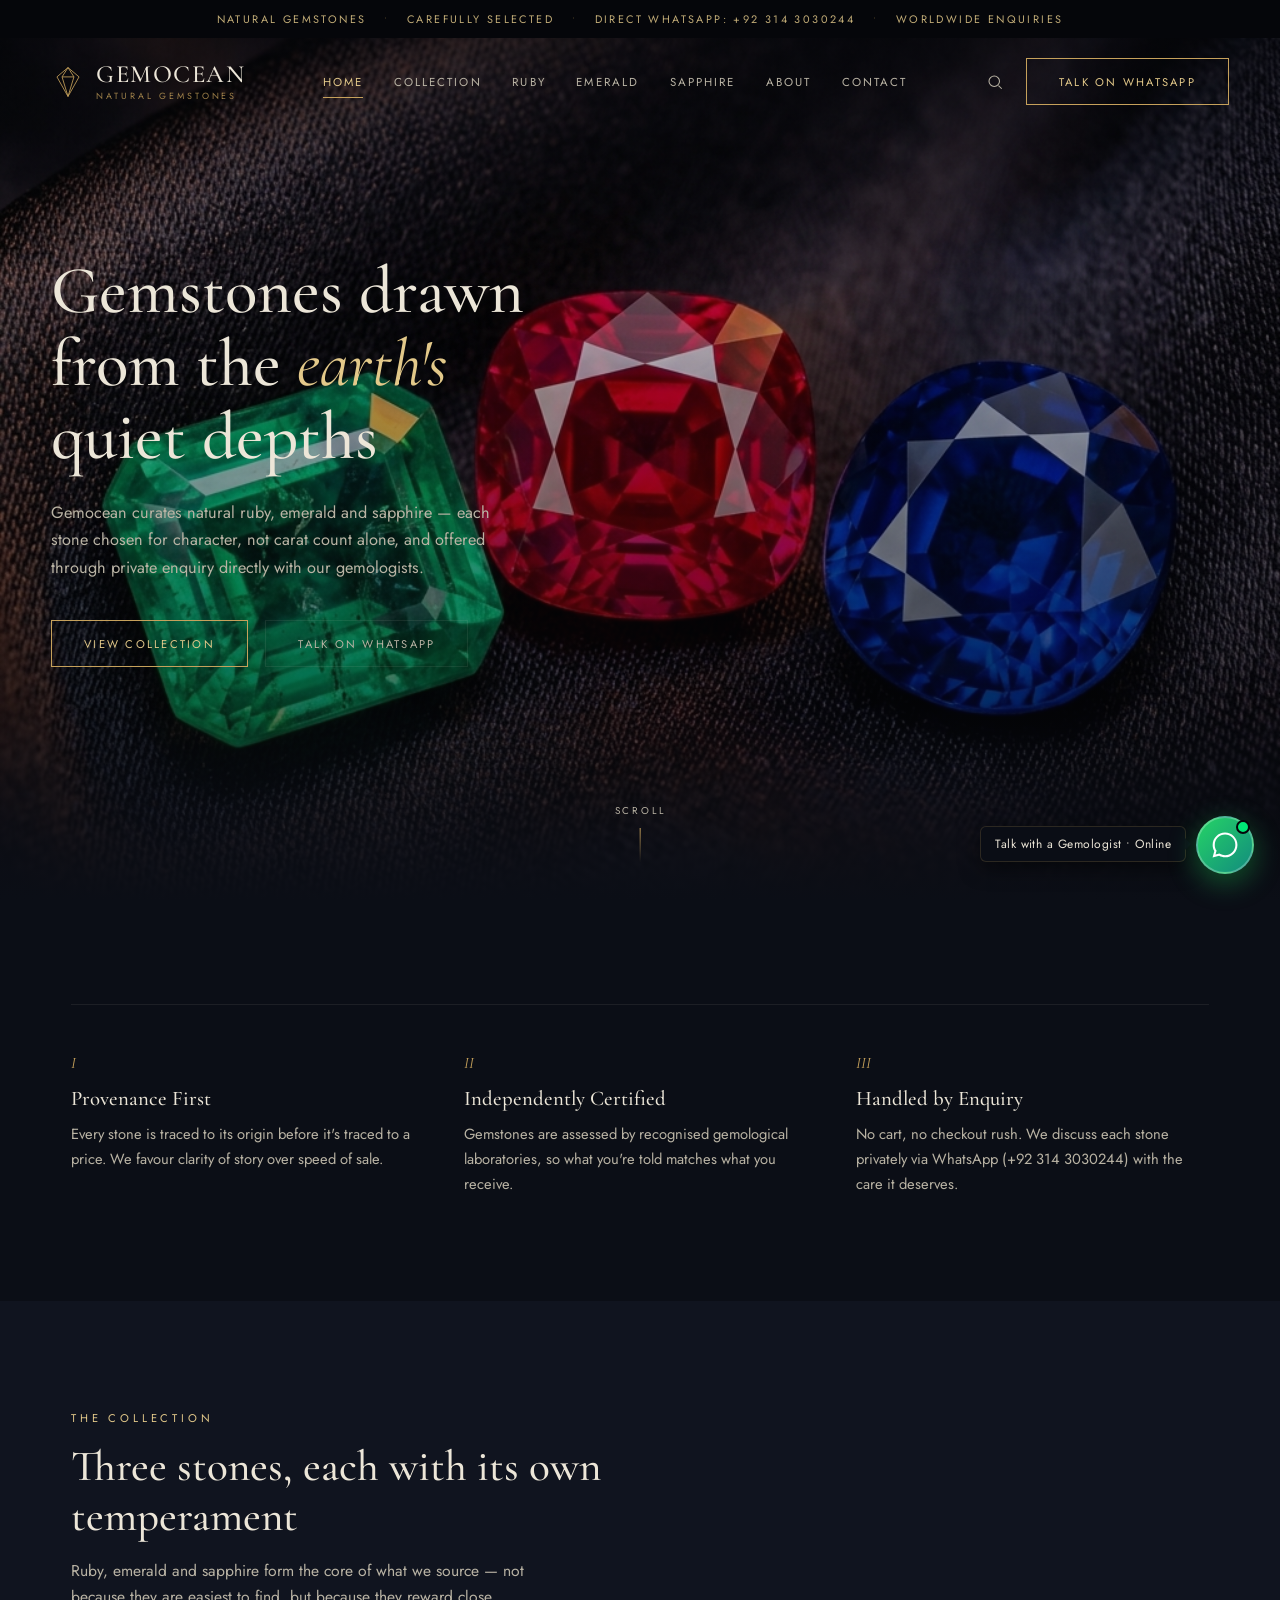
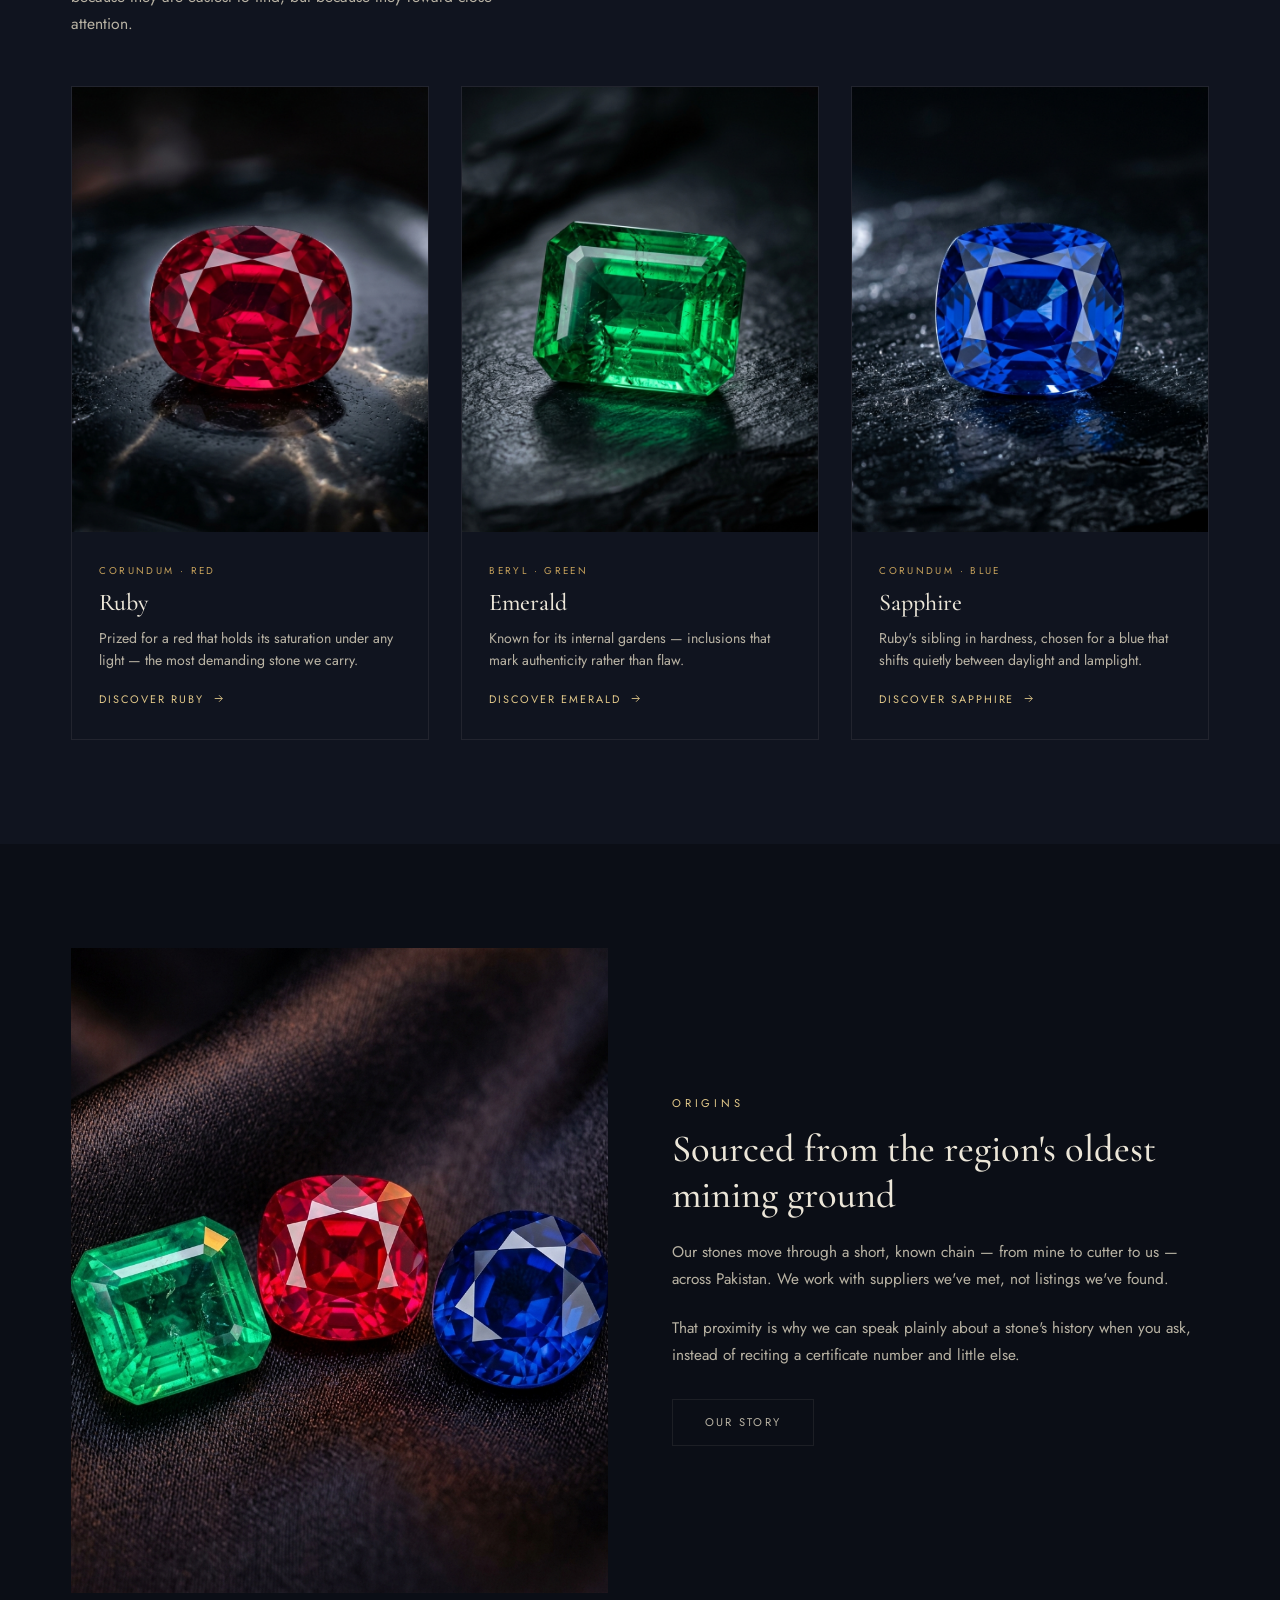
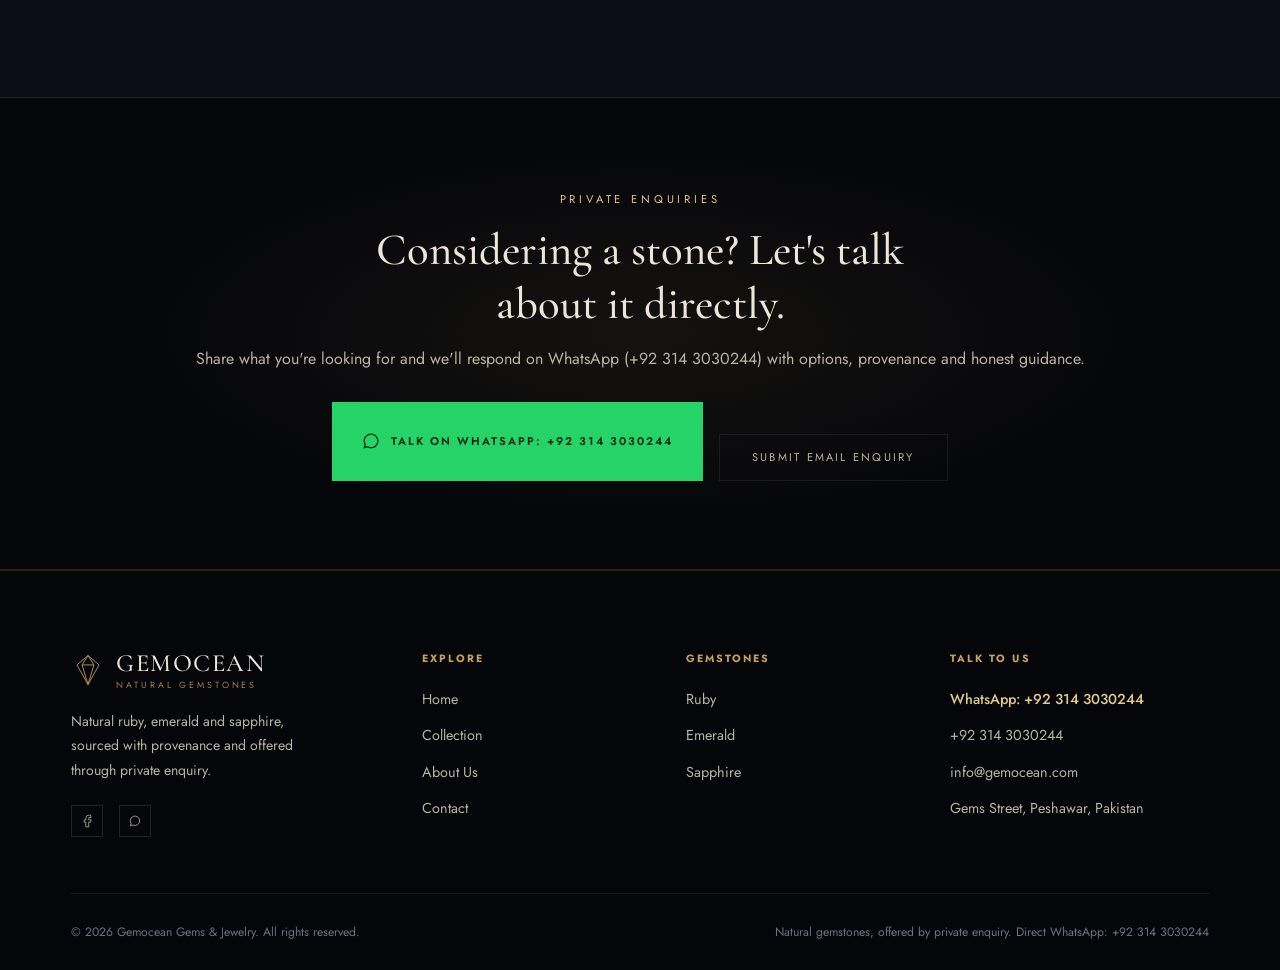
<file: index.html>
<!DOCTYPE html>
<html lang="en">
<head>
<meta charset="UTF-8">
<meta name="viewport" content="width=device-width, initial-scale=1.0, viewport-fit=cover">
<title>Gemocean — Natural Ruby, Emerald & Sapphire | Private Gemstone Enquiries</title>
<meta name="description" content="Gemocean curates natural ruby, emerald and sapphire, sourced with authentic provenance from Pakistan and worldwide origins. Talk directly with gemologists on WhatsApp +923143030244.">
<meta name="keywords" content="natural ruby, natural emerald, natural sapphire, gems pakistan, swat emerald, panjshir emerald, kashmir sapphire, burma ruby, unheated gemstones, gemocean peshawar">
<link rel="canonical" href="https://www.gemocean.com/index.html">

<!-- Favicons & Google Search Icons -->
<link rel="icon" type="image/svg+xml" href="favicon.svg">
<link rel="icon" type="image/png" sizes="48x48" href="favicon-48x48.png">
<link rel="icon" type="image/png" sizes="32x32" href="favicon-32x32.png">
<link rel="icon" type="image/png" sizes="16x16" href="favicon-16x16.png">
<link rel="shortcut icon" href="favicon.ico">
<link rel="apple-touch-icon" sizes="180x180" href="apple-touch-icon.png">
<link rel="manifest" href="site.webmanifest">
<meta name="theme-color" content="#0b0e16">

<!-- Resource Hints & Performance -->
<link rel="preconnect" href="https://fonts.googleapis.com">
<link rel="preconnect" href="https://fonts.gstatic.com" crossorigin>
<link rel="preconnect" href="https://wa.me">
<link rel="dns-prefetch" href="https://wa.me">
<link rel="dns-prefetch" href="https://api.whatsapp.com">
<link href="https://fonts.googleapis.com/css2?family=Cormorant+Garamond:ital,wght@0,400;0,500;0,600;1,400&family=Jost:wght@300;400;500;600&display=swap" rel="stylesheet">
<link rel="stylesheet" href="css/style.css">

<!-- Open Graph -->
<meta property="og:type" content="website">
<meta property="og:title" content="Gemocean — Natural Ruby, Emerald & Sapphire">
<meta property="og:description" content="Gemocean curates natural ruby, emerald and sapphire, sourced with provenance and offered through private enquiry. Connect on WhatsApp: +923143030244.">
<meta property="og:url" content="https://www.gemocean.com/index.html">
<meta property="og:image" content="https://www.gemocean.com/assets/collection-trio.jpg">
<meta property="og:image:width" content="1200">
<meta property="og:image:height" content="630">
<meta property="og:site_name" content="Gemocean">

<!-- Twitter Card -->
<meta name="twitter:card" content="summary_large_image">
<meta name="twitter:title" content="Gemocean — Natural Ruby, Emerald & Sapphire">
<meta name="twitter:description" content="Gemocean curates natural ruby, emerald and sapphire, sourced with provenance and offered through private enquiry.">
<meta name="twitter:image" content="https://www.gemocean.com/assets/collection-trio.jpg">

<!-- Structured Data: Organization & WebSite Search -->
<script type="application/ld+json">
{
  "@context": "https://schema.org",
  "@graph": [
    {
      "@type": "WebSite",
      "@id": "https://www.gemocean.com/#website",
      "url": "https://www.gemocean.com/",
      "name": "Gemocean",
      "description": "Natural Ruby, Emerald & Sapphire Gemstones",
      "potentialAction": {
        "@type": "SearchAction",
        "target": "https://www.gemocean.com/collection.html?search={search_term_string}",
        "query-input": "required name=search_term_string"
      }
    },
    {
      "@type": "JewelryStore",
      "@id": "https://www.gemocean.com/#organization",
      "name": "Gemocean",
      "url": "https://www.gemocean.com/",
      "logo": "https://www.gemocean.com/assets/collection-trio.jpg",
      "image": "https://www.gemocean.com/assets/collection-trio.jpg",
      "description": "Gemocean curates natural ruby, emerald and sapphire, sourced with provenance and offered through private enquiry.",
      "telephone": "+92-314-3030244",
      "email": "info@gemocean.com",
      "address": {
        "@type": "PostalAddress",
        "streetAddress": "Gems Street",
        "addressLocality": "Peshawar",
        "addressCountry": "PK"
      },
      "contactPoint": [
        {
          "@type": "ContactPoint",
          "telephone": "+92-314-3030244",
          "contactType": "customer service",
          "availableLanguage": ["English", "Urdu", "Pashto"],
          "areaServed": "Worldwide"
        }
      ],
      "sameAs": [
        "https://facebook.com/GEMS4U2020",
        "https://wa.me/923143030244"
      ]
    },
    {
      "@type": "BreadcrumbList",
      "@id": "https://www.gemocean.com/#breadcrumb",
      "itemListElement": [
        {
          "@type": "ListItem",
          "position": 1,
          "name": "Home",
          "item": "https://www.gemocean.com/index.html"
        }
      ]
    }
  ]
}
</script>
</head>
<body data-page="home">

<header class="site-header" id="siteHeader">
  <div class="topbar">
    <div class="topbar-track">
      <span>Natural Gemstones</span><span class="dot">•</span>
      <span>Carefully Selected</span><span class="dot">•</span>
      <span>Direct WhatsApp: +92 314 3030244</span><span class="dot">•</span>
      <span>Worldwide Enquiries</span>
    </div>
  </div>
  <nav class="mainnav">
    <a href="index.html" class="brand" aria-label="Gemocean Home">
      <svg class="brand-mark" viewBox="0 0 40 40" fill="none" xmlns="http://www.w3.org/2000/svg">
        <path d="M20 3 L33 14 L20 37 L7 14 Z" stroke="#c6a15b" stroke-width="1" fill="none"/>
        <path d="M13 14 L27 14" stroke="#c6a15b" stroke-width="1"/>
        <path d="M20 3 L13 14 L20 37" stroke="#c6a15b" stroke-width="1"/>
        <path d="M20 3 L27 14 L20 37" stroke="#c6a15b" stroke-width="1"/>
      </svg>
      <span class="brand-text">
        <span class="brand-name">GEMOCEAN</span>
        <span class="brand-sub">Natural Gemstones</span>
      </span>
    </a>
    <div class="nav-links">
      <a href="index.html" data-nav="home">Home</a>
      <a href="collection.html" data-nav="collection">Collection</a>
      <a href="ruby.html" data-nav="ruby">Ruby</a>
      <a href="emerald.html" data-nav="emerald">Emerald</a>
      <a href="sapphire.html" data-nav="sapphire">Sapphire</a>
      <a href="about.html" data-nav="about">About</a>
      <a href="contact.html" data-nav="contact">Contact</a>
    </div>
    <div class="nav-actions">
      <button class="icon-btn search-desktop" aria-label="Search gemstones (Ctrl+K)" title="Search gemstones (Ctrl+K)">
        <svg viewBox="0 0 24 24" fill="none" stroke="currentColor" stroke-width="1.4"><circle cx="11" cy="11" r="7"/><path d="M21 21l-4.3-4.3"/></svg>
      </button>
      <a href="https://wa.me/923143030244?text=Hello%20Gemocean%2C%20I%20would%20like%20to%20enquire%20about%20your%20natural%20gemstones." target="_blank" rel="noopener" class="btn" aria-label="Enquire on WhatsApp">Talk on WhatsApp</a>
      <button class="hamburger" id="hamburgerBtn" aria-label="Open navigation menu"><span></span><span></span><span></span></button>
    </div>
  </nav>
</header>

<div class="scrim" id="scrim"></div>
<div class="mobile-panel" id="mobilePanel">
  <button class="btn ghost" style="width:100%; margin-bottom:1.5rem; text-align:left; display:flex; align-items:center; gap:0.6rem;" data-search-trigger>
    <svg width="16" height="16" viewBox="0 0 24 24" fill="none" stroke="currentColor" stroke-width="1.6"><circle cx="11" cy="11" r="7"/><path d="M21 21l-4.3-4.3"/></svg>
    Search Gemstones...
  </button>
  <a href="index.html" data-nav="home">Home</a>
  <a href="collection.html" data-nav="collection">Collection</a>
  <a href="ruby.html" data-nav="ruby">Ruby</a>
  <a href="emerald.html" data-nav="emerald">Emerald</a>
  <a href="sapphire.html" data-nav="sapphire">Sapphire</a>
  <a href="about.html" data-nav="about">About</a>
  <a href="contact.html" data-nav="contact">Contact</a>
  <a href="https://wa.me/923143030244?text=Hello%20Gemocean%2C%20I%20would%20like%20to%20enquire%20about%20your%20natural%20gemstones." target="_blank" rel="noopener" class="btn-whatsapp-solid" style="margin-top:1.5rem; text-align:center;">
    <svg viewBox="0 0 24 24"><path d="M12.04 2C6.58 2 2.13 6.45 2.13 11.91C2.13 13.66 2.59 15.36 3.45 16.86L2.05 22L7.3 20.63C8.75 21.41 10.38 21.83 12.04 21.83C17.5 21.83 21.95 17.38 21.95 11.92C21.95 9.27 20.92 6.78 19.05 4.91C17.18 3.04 14.69 2 12.04 2M12.05 3.67C14.25 3.67 16.31 4.53 17.87 6.09C19.42 7.65 20.28 9.72 20.28 11.92C20.28 16.46 16.58 20.15 12.04 20.15C10.56 20.15 9.11 19.76 7.85 19.01L7.55 18.83L4.43 19.65L5.26 16.61L5.06 16.29C4.24 14.99 3.8 13.47 3.8 11.91C3.81 7.37 7.5 3.67 12.05 3.67Z"/></svg>
    Chat: +92 314 3030244
  </a>
</div>

<!-- ============ HERO ============ -->
<section class="hero">
  <div class="hero-bg" style="background-image:url('assets/collection-trio.jpg');" fetchpriority="high"></div>
  <div class="hero-content">
    <h1 class="hero-title">Gemstones drawn<br>from the <em>earth's</em><br>quiet depths</h1>
    <p class="hero-sub">Gemocean curates natural ruby, emerald and sapphire — each stone chosen for character, not carat count alone, and offered through private enquiry directly with our gemologists.</p>
    <div class="hero-actions">
      <a href="collection.html" class="btn">View Collection</a>
      <a href="https://wa.me/923143030244?text=Hello%20Gemocean%2C%20I%20would%20like%20to%20enquire%20about%20natural%20gemstones." target="_blank" rel="noopener" class="btn ghost">Talk on WhatsApp</a>
    </div>
  </div>
  <div class="scroll-cue"><span>Scroll</span><span class="line"></span></div>
</section>

<!-- ============ PILLARS ============ -->
<section>
  <div class="wrap">
    <div class="pillars">
      <div class="pillar reveal">
        <span class="num">I</span>
        <h3>Provenance First</h3>
        <p>Every stone is traced to its origin before it's traced to a price. We favour clarity of story over speed of sale.</p>
      </div>
      <div class="pillar reveal">
        <span class="num">II</span>
        <h3>Independently Certified</h3>
        <p>Gemstones are assessed by recognised gemological laboratories, so what you're told matches what you receive.</p>
      </div>
      <div class="pillar reveal">
        <span class="num">III</span>
        <h3>Handled by Enquiry</h3>
        <p>No cart, no checkout rush. We discuss each stone privately via WhatsApp (+92 314 3030244) with the care it deserves.</p>
      </div>
    </div>
  </div>
</section>

<!-- ============ FEATURED GEMSTONES ============ -->
<section class="section-alt">
  <div class="wrap">
    <div class="section-head reveal">
      <span class="eyebrow">The Collection</span>
      <h2>Three stones, each with its own temperament</h2>
      <p>Ruby, emerald and sapphire form the core of what we source — not because they are easiest to find, but because they reward close attention.</p>
    </div>
    <div class="gem-grid">
      <a href="ruby.html" class="gem-card reveal">
        <div class="img-wrap"><img src="assets/ruby.jpg" alt="Natural ruby gemstone with vivid saturation" loading="lazy" decoding="async" width="400" height="500"></div>
        <div class="body">
          <span class="kicker">Corundum · Red</span>
          <h3>Ruby</h3>
          <p>Prized for a red that holds its saturation under any light — the most demanding stone we carry.</p>
          <span class="link">Discover Ruby <svg viewBox="0 0 24 24" fill="none" stroke="currentColor" stroke-width="1.6"><path d="M5 12h14M13 6l6 6-6 6"/></svg></span>
        </div>
      </a>
      <a href="emerald.html" class="gem-card reveal">
        <div class="img-wrap"><img src="assets/emerald.jpg" alt="Natural green emerald gemstone with distinctive jardin" loading="lazy" decoding="async" width="400" height="500"></div>
        <div class="body">
          <span class="kicker">Beryl · Green</span>
          <h3>Emerald</h3>
          <p>Known for its internal gardens — inclusions that mark authenticity rather than flaw.</p>
          <span class="link">Discover Emerald <svg viewBox="0 0 24 24" fill="none" stroke="currentColor" stroke-width="1.6"><path d="M5 12h14M13 6l6 6-6 6"/></svg></span>
        </div>
      </a>
      <a href="sapphire.html" class="gem-card reveal">
        <div class="img-wrap"><img src="assets/sapphire.jpg" alt="Natural sapphire gemstone with royal blue tone" loading="lazy" decoding="async" width="400" height="500"></div>
        <div class="body">
          <span class="kicker">Corundum · Blue</span>
          <h3>Sapphire</h3>
          <p>Ruby's sibling in hardness, chosen for a blue that shifts quietly between daylight and lamplight.</p>
          <span class="link">Discover Sapphire <svg viewBox="0 0 24 24" fill="none" stroke="currentColor" stroke-width="1.6"><path d="M5 12h14M13 6l6 6-6 6"/></svg></span>
        </div>
      </a>
    </div>
  </div>
</section>

<!-- ============ ORIGINS ============ -->
<section>
  <div class="wrap">
    <div class="split reveal">
      <img src="assets/collection-trio.jpg" alt="Ruby, emerald and sapphire gemstones together" loading="lazy" decoding="async" width="600" height="720">
      <div class="text">
        <span class="eyebrow">Origins</span>
        <h2>Sourced from the region's oldest mining ground</h2>
        <p>Our stones move through a short, known chain — from mine to cutter to us — across Pakistan. We work with suppliers we've met, not listings we've found.</p>
        <p>That proximity is why we can speak plainly about a stone's history when you ask, instead of reciting a certificate number and little else.</p>
        <a href="about.html" class="btn ghost">Our Story</a>
      </div>
    </div>
  </div>
</section>

<!-- ============ CTA BAND ============ -->
<section class="cta-band">
  <div class="wrap">
    <span class="eyebrow">Private Enquiries</span>
    <h2>Considering a stone? Let's talk about it directly.</h2>
    <p>Share what you're looking for and we'll respond on WhatsApp (+92 314 3030244) with options, provenance and honest guidance.</p>
    <div style="display:flex; justify-content:center; gap:1rem; flex-wrap:wrap; margin-top:2rem;">
      <a href="https://wa.me/923143030244?text=Hello%20Gemocean%2C%20I%20would%20like%20to%20talk%20about%20a%20specific%20gemstone." target="_blank" rel="noopener" class="btn-whatsapp-solid">
        <svg viewBox="0 0 24 24"><path d="M12.04 2C6.58 2 2.13 6.45 2.13 11.91C2.13 13.66 2.59 15.36 3.45 16.86L2.05 22L7.3 20.63C8.75 21.41 10.38 21.83 12.04 21.83C17.5 21.83 21.95 17.38 21.95 11.92C21.95 9.27 20.92 6.78 19.05 4.91C17.18 3.04 14.69 2 12.04 2M12.05 3.67C14.25 3.67 16.31 4.53 17.87 6.09C19.42 7.65 20.28 9.72 20.28 11.92C20.28 16.46 16.58 20.15 12.04 20.15C10.56 20.15 9.11 19.76 7.85 19.01L7.55 18.83L4.43 19.65L5.26 16.61L5.06 16.29C4.24 14.99 3.8 13.47 3.8 11.91C3.81 7.37 7.5 3.67 12.05 3.67Z"/></svg>
        Talk on WhatsApp: +92 314 3030244
      </a>
      <a href="contact.html" class="btn ghost">Submit Email Enquiry</a>
    </div>
  </div>
</section>

<!-- ============ FOOTER ============ -->
<footer class="site-footer">
  <div class="wrap">
    <div class="footer-top">
      <div class="footer-brand">
        <a href="index.html" class="brand">
          <svg class="brand-mark" viewBox="0 0 40 40" fill="none" xmlns="http://www.w3.org/2000/svg">
            <path d="M20 3 L33 14 L20 37 L7 14 Z" stroke="#c6a15b" stroke-width="1" fill="none"/>
            <path d="M13 14 L27 14" stroke="#c6a15b" stroke-width="1"/>
            <path d="M20 3 L13 14 L20 37" stroke="#c6a15b" stroke-width="1"/>
            <path d="M20 3 L27 14 L20 37" stroke="#c6a15b" stroke-width="1"/>
          </svg>
          <span class="brand-text">
            <span class="brand-name">GEMOCEAN</span>
            <span class="brand-sub">Natural Gemstones</span>
          </span>
        </a>
        <p>Natural ruby, emerald and sapphire, sourced with provenance and offered through private enquiry.</p>
        <div class="footer-social">
          <a href="https://facebook.com/GEMS4U2020" target="_blank" rel="noopener" aria-label="Gemocean on Facebook"><svg viewBox="0 0 24 24" fill="none" stroke="currentColor" stroke-width="1.4"><path d="M18 2h-3a5 5 0 0 0-5 5v3H7v4h3v8h5v-8h3l1-4h-4V7a1 1 0 0 1 1-1h3z"/></svg></a>
          <a href="https://wa.me/923143030244" target="_blank" rel="noopener" aria-label="Chat with Gemocean on WhatsApp (+923143030244)"><svg viewBox="0 0 24 24" fill="none" stroke="currentColor" stroke-width="1.4"><path d="M4 20l1.3-3.9A8 8 0 1 1 8.9 19L4 20z"/></svg></a>
        </div>
      </div>
      <div class="footer-col">
        <h4>Explore</h4>
        <ul>
          <li><a href="index.html">Home</a></li>
          <li><a href="collection.html">Collection</a></li>
          <li><a href="about.html">About Us</a></li>
          <li><a href="contact.html">Contact</a></li>
        </ul>
      </div>
      <div class="footer-col">
        <h4>Gemstones</h4>
        <ul>
          <li><a href="ruby.html">Ruby</a></li>
          <li><a href="emerald.html">Emerald</a></li>
          <li><a href="sapphire.html">Sapphire</a></li>
        </ul>
      </div>
      <div class="footer-col">
        <h4>Talk to Us</h4>
        <ul>
          <li><a href="https://wa.me/923143030244" target="_blank" rel="noopener" style="color:var(--gold-soft); font-weight:500;">WhatsApp: +92 314 3030244</a></li>
          <li><a href="tel:+923143030244">+92 314 3030244</a></li>
          <li><a href="mailto:info@gemocean.com">info@gemocean.com</a></li>
          <li><a href="contact.html">Gems Street, Peshawar, Pakistan</a></li>
        </ul>
      </div>
    </div>
    <div class="footer-bottom">
      <span>© 2026 Gemocean Gems &amp; Jewelry. All rights reserved.</span>
      <span>Natural gemstones, offered by private enquiry. Direct WhatsApp: +92 314 3030244</span>
    </div>
  </div>
</footer>

<!-- ============ LIVE SEARCH MODAL ============ -->
<div class="search-modal-backdrop" id="searchModalBackdrop" role="dialog" aria-modal="true" aria-label="Search gemstones and collection">
  <div class="search-modal">
    <div class="search-bar">
      <svg class="search-bar-icon" viewBox="0 0 24 24" fill="none" stroke="currentColor" stroke-width="1.8"><circle cx="11" cy="11" r="7"/><path d="M21 21l-4.3-4.3"/></svg>
      <input type="text" id="searchInput" class="search-input" placeholder="Search ruby, emerald, sapphire, origin, cut..." autocomplete="off" spellcheck="false">
      <button class="search-clear" id="searchClear" aria-label="Clear search text">✕</button>
      <button class="search-close-btn" id="searchClose">ESC</button>
    </div>
    <div class="search-filters">
      <button class="search-filter-chip active" data-filter="all">All</button>
      <button class="search-filter-chip" data-filter="ruby">Ruby</button>
      <button class="search-filter-chip" data-filter="emerald">Emerald</button>
      <button class="search-filter-chip" data-filter="sapphire">Sapphire</button>
      <button class="search-filter-chip" data-filter="origins">Origins</button>
      <button class="search-filter-chip" data-filter="guides">Guides</button>
    </div>
    <ul class="search-results-list" id="searchResultsList">
      <!-- Live Search Results loaded via JS -->
    </ul>
    <div class="search-footer">
      <div class="search-kbd-group">
        <span><span class="search-kbd">↑</span> <span class="search-kbd">↓</span> Navigate</span>
        <span><span class="search-kbd">↵</span> Select</span>
        <span><span class="search-kbd">ESC</span> Close</span>
      </div>
      <span>Instant Search</span>
    </div>
  </div>
</div>

<!-- ============ FLOATING WHATSAPP TALK WIDGET ============ -->
<div class="whatsapp-float-container" id="whatsappFloatContainer">
  <div class="whatsapp-tooltip">Talk with a Gemologist • Online</div>
  
  <div class="whatsapp-popup-card" id="whatsappPopupCard">
    <div class="whatsapp-popup-header">
      <div class="whatsapp-popup-header-info">
        <div class="whatsapp-popup-avatar">G</div>
        <div>
          <div class="whatsapp-popup-title">Gemocean Specialist</div>
          <div class="whatsapp-popup-status">Online • +92 314 3030244</div>
        </div>
      </div>
      <button class="whatsapp-popup-close" id="whatsappPopupClose" aria-label="Close WhatsApp chat popup">✕</button>
    </div>
    <div class="whatsapp-popup-body">
      <div class="whatsapp-popup-msg">
        Hello! Looking for a specific natural ruby, emerald, or sapphire? Select a topic or chat directly:
      </div>
      <div class="whatsapp-popup-options">
        <a href="#" class="whatsapp-quick-btn" data-wa-topic="ruby">
          <span>🔴 Enquire About Natural Ruby</span>
          <svg viewBox="0 0 24 24" fill="none" stroke-width="2"><path d="M5 12h14M12 5l7 7-7 7"/></svg>
        </a>
        <a href="#" class="whatsapp-quick-btn" data-wa-topic="emerald">
          <span>🟢 Enquire About Natural Emerald</span>
          <svg viewBox="0 0 24 24" fill="none" stroke-width="2"><path d="M5 12h14M12 5l7 7-7 7"/></svg>
        </a>
        <a href="#" class="whatsapp-quick-btn" data-wa-topic="sapphire">
          <span>🔵 Enquire About Natural Sapphire</span>
          <svg viewBox="0 0 24 24" fill="none" stroke-width="2"><path d="M5 12h14M12 5l7 7-7 7"/></svg>
        </a>
        <a href="#" class="whatsapp-quick-btn" data-wa-topic="custom">
          <span>💎 Custom Sourcing &amp; Certification</span>
          <svg viewBox="0 0 24 24" fill="none" stroke-width="2"><path d="M5 12h14M12 5l7 7-7 7"/></svg>
        </a>
      </div>
      <a href="https://wa.me/923143030244?text=Hello%20Gemocean%2C%20I%20would%20like%20to%20speak%20directly%20with%20a%20gemologist." target="_blank" rel="noopener" class="whatsapp-popup-direct">
        <svg width="16" height="16" viewBox="0 0 24 24" fill="currentColor"><path d="M12.04 2C6.58 2 2.13 6.45 2.13 11.91C2.13 13.66 2.59 15.36 3.45 16.86L2.05 22L7.3 20.63C8.75 21.41 10.38 21.83 12.04 21.83C17.5 21.83 21.95 17.38 21.95 11.92C21.95 9.27 20.92 6.78 19.05 4.91C17.18 3.04 14.69 2 12.04 2M12.05 3.67C14.25 3.67 16.31 4.53 17.87 6.09C19.42 7.65 20.28 9.72 20.28 11.92C20.28 16.46 16.58 20.15 12.04 20.15C10.56 20.15 9.11 19.76 7.85 19.01L7.55 18.83L4.43 19.65L5.26 16.61L5.06 16.29C4.24 14.99 3.8 13.47 3.8 11.91C3.81 7.37 7.5 3.67 12.05 3.67Z"/></svg>
        Open WhatsApp (+92 314 3030244)
      </a>
    </div>
  </div>

  <button class="whatsapp-float-btn" id="whatsappFloatBtn" aria-label="Talk with Gemologist on WhatsApp (+923143030244)">
    <span class="whatsapp-pulse"></span>
    <span class="whatsapp-badge-dot"></span>
    <svg viewBox="0 0 24 24"><path d="M12.04 2C6.58 2 2.13 6.45 2.13 11.91C2.13 13.66 2.59 15.36 3.45 16.86L2.05 22L7.3 20.63C8.75 21.41 10.38 21.83 12.04 21.83C17.5 21.83 21.95 17.38 21.95 11.92C21.95 9.27 20.92 6.78 19.05 4.91C17.18 3.04 14.69 2 12.04 2M12.05 3.67C14.25 3.67 16.31 4.53 17.87 6.09C19.42 7.65 20.28 9.72 20.28 11.92C20.28 16.46 16.58 20.15 12.04 20.15C10.56 20.15 9.11 19.76 7.85 19.01L7.55 18.83L4.43 19.65L5.26 16.61L5.06 16.29C4.24 14.99 3.8 13.47 3.8 11.91C3.81 7.37 7.5 3.67 12.05 3.67Z"/></svg>
  </button>
</div>

<script src="js/main.js"></script>
</body>
</html>
</file>
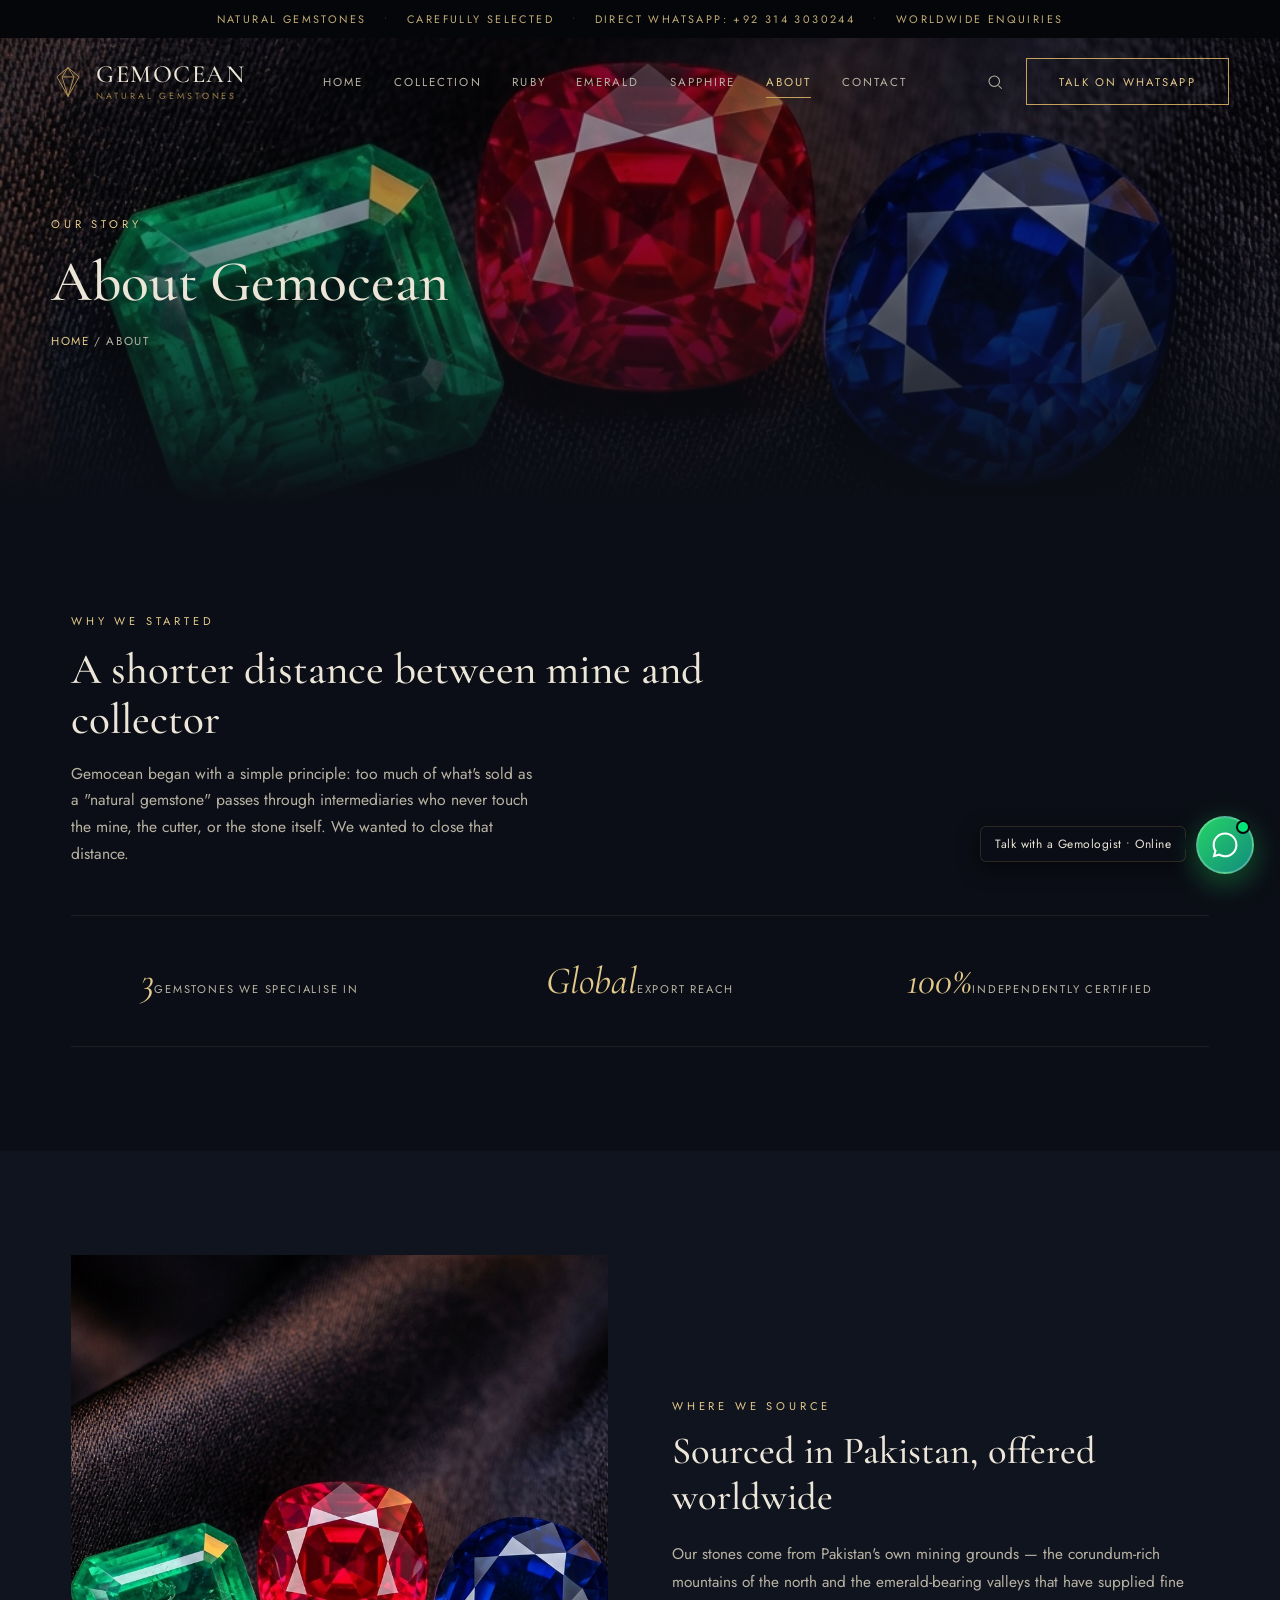
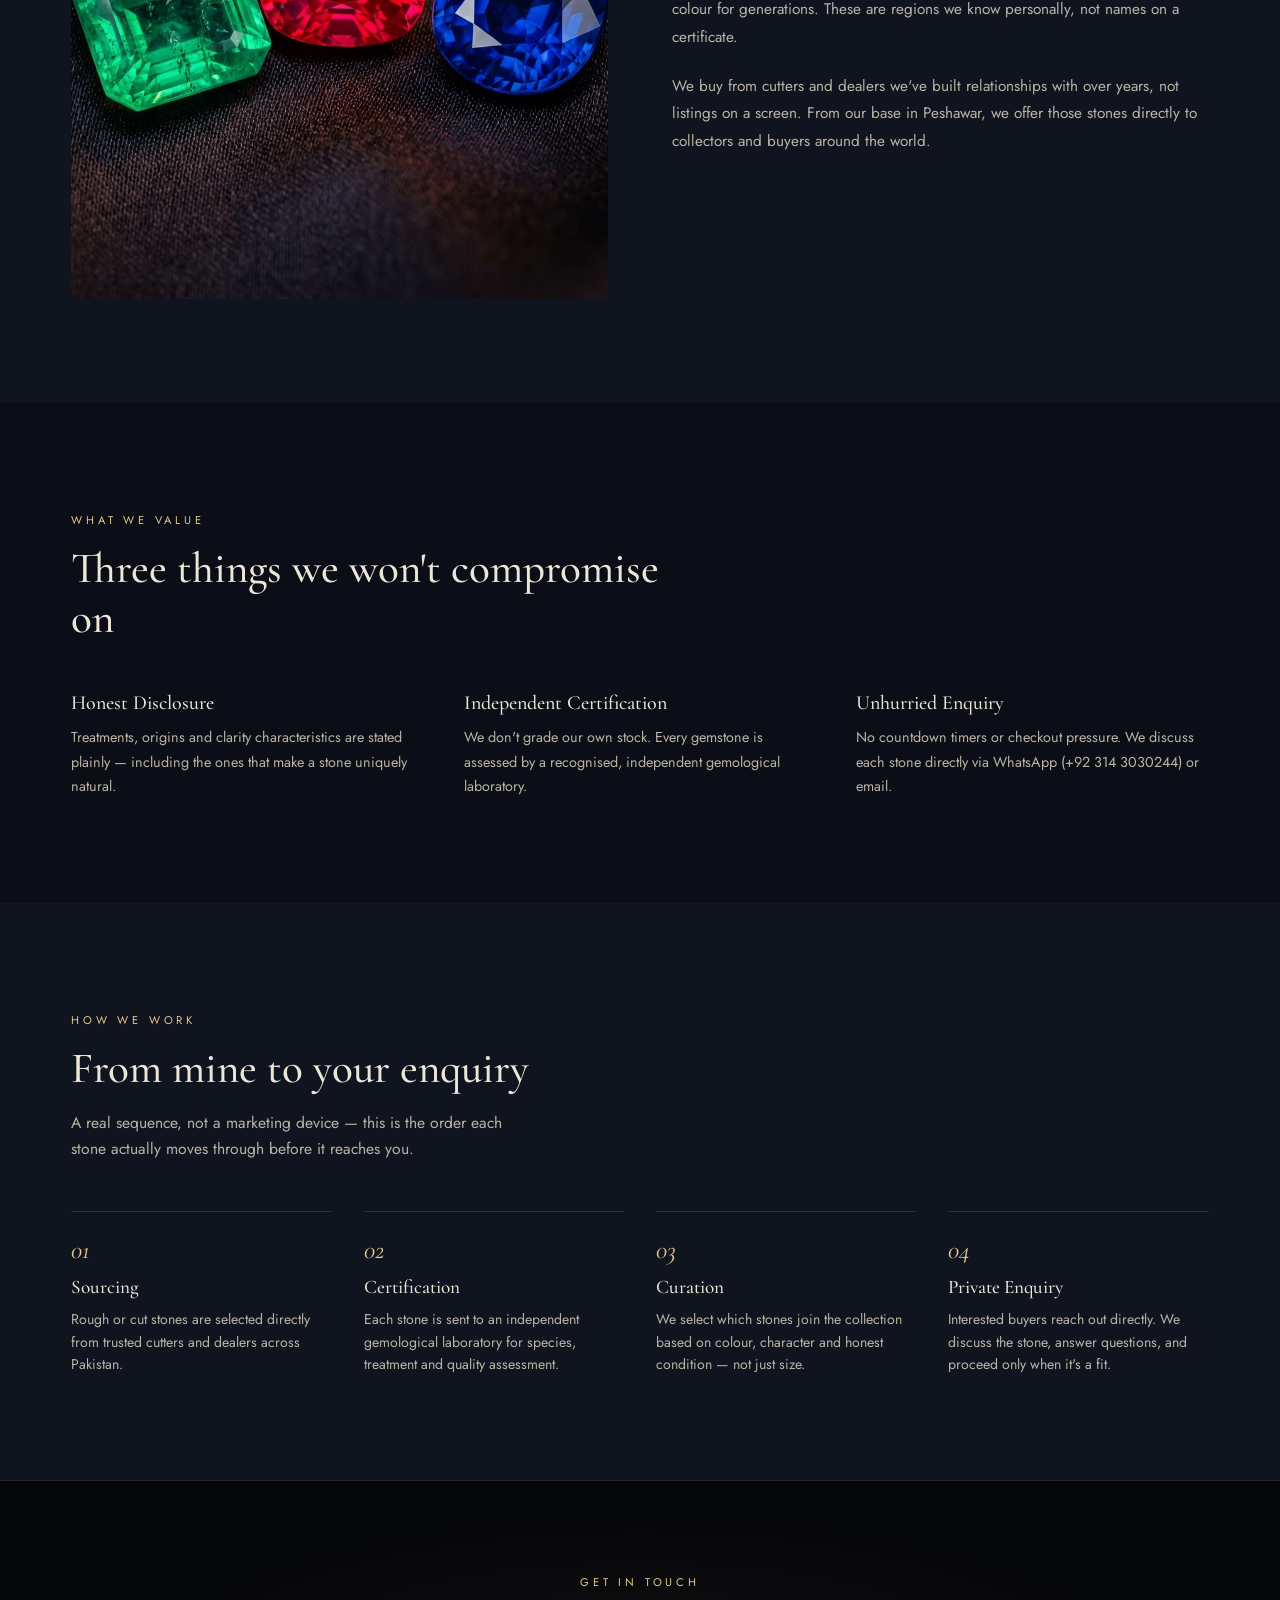
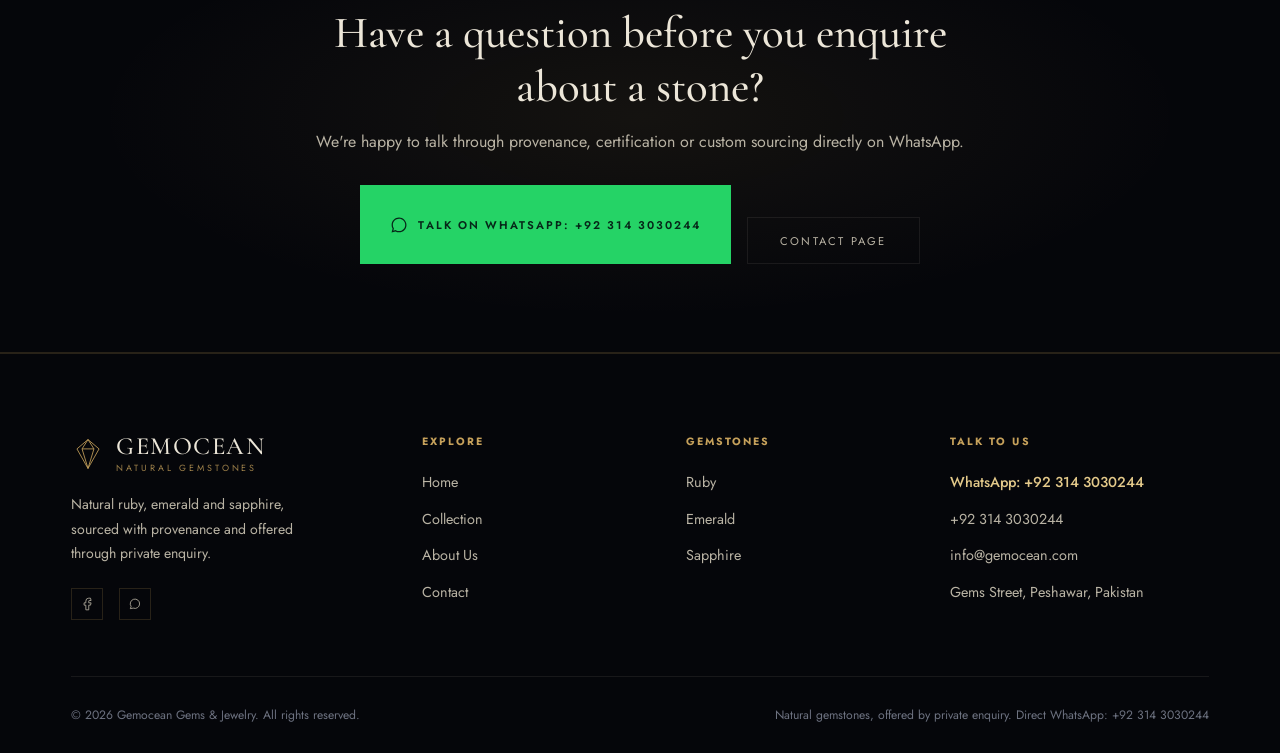
<file: about.html>
<!DOCTYPE html>
<html lang="en">
<head>
<meta charset="UTF-8">
<meta name="viewport" content="width=device-width, initial-scale=1.0, viewport-fit=cover">
<title>About Us | Gemocean — Natural Gemstone Heritage &amp; Provenance</title>
<meta name="description" content="Learn how Gemocean sources, certifies and offers natural ruby, emerald and sapphire directly from Pakistan and trusted global mining grounds. Contact on WhatsApp +923143030244.">
<meta name="keywords" content="about gemocean, gemstone dealer peshawar, natural ruby sourcing, swat emerald provenance, certified gemstones pakistan">
<link rel="canonical" href="https://www.gemocean.com/about.html">

<!-- Favicons & Google Search Icons -->
<link rel="icon" type="image/svg+xml" href="favicon.svg">
<link rel="icon" type="image/png" sizes="48x48" href="favicon-48x48.png">
<link rel="icon" type="image/png" sizes="32x32" href="favicon-32x32.png">
<link rel="icon" type="image/png" sizes="16x16" href="favicon-16x16.png">
<link rel="shortcut icon" href="favicon.ico">
<link rel="apple-touch-icon" sizes="180x180" href="apple-touch-icon.png">
<link rel="manifest" href="site.webmanifest">
<meta name="theme-color" content="#0b0e16">

<!-- Resource Hints & Performance -->
<link rel="preconnect" href="https://fonts.googleapis.com">
<link rel="preconnect" href="https://fonts.gstatic.com" crossorigin>
<link rel="preconnect" href="https://wa.me">
<link rel="dns-prefetch" href="https://wa.me">
<link rel="dns-prefetch" href="https://api.whatsapp.com">
<link href="https://fonts.googleapis.com/css2?family=Cormorant+Garamond:ital,wght@0,400;0,500;0,600;1,400&family=Jost:wght@300;400;500;600&display=swap" rel="stylesheet">
<link rel="stylesheet" href="css/style.css">

<!-- Open Graph -->
<meta property="og:type" content="website">
<meta property="og:title" content="About Us | Gemocean — Natural Gemstone Provenance">
<meta property="og:description" content="How Gemocean sources, certifies and offers natural ruby, emerald and sapphire.">
<meta property="og:url" content="https://www.gemocean.com/about.html">
<meta property="og:image" content="https://www.gemocean.com/assets/collection-trio.jpg">
<meta property="og:site_name" content="Gemocean">

<!-- Twitter Card -->
<meta name="twitter:card" content="summary_large_image">
<meta name="twitter:title" content="About Us | Gemocean — Natural Gemstones">
<meta name="twitter:description" content="How Gemocean sources, certifies and offers natural ruby, emerald and sapphire.">
<meta name="twitter:image" content="https://www.gemocean.com/assets/collection-trio.jpg">

<!-- Structured Data -->
<script type="application/ld+json">
{
  "@context": "https://schema.org",
  "@graph": [
    {
      "@type": "AboutPage",
      "@id": "https://www.gemocean.com/about.html#about",
      "url": "https://www.gemocean.com/about.html",
      "name": "About Gemocean",
      "description": "How Gemocean sources, certifies and curates natural ruby, emerald and sapphire with provenance.",
      "breadcrumb": {
        "@type": "BreadcrumbList",
        "itemListElement": [
          {"@type":"ListItem","position":1,"name":"Home","item":"https://www.gemocean.com/index.html"},
          {"@type":"ListItem","position":2,"name":"About","item":"https://www.gemocean.com/about.html"}
        ]
      }
    },
    {
      "@type": "JewelryStore",
      "@id": "https://www.gemocean.com/#organization",
      "name": "Gemocean",
      "telephone": "+92-314-3030244",
      "url": "https://www.gemocean.com/",
      "address": {
        "@type": "PostalAddress",
        "streetAddress": "Gems Street",
        "addressLocality": "Peshawar",
        "addressCountry": "PK"
      }
    }
  ]
}
</script>
</head>
<body data-page="about">

<header class="site-header" id="siteHeader">
  <div class="topbar">
    <div class="topbar-track">
      <span>Natural Gemstones</span><span class="dot">•</span>
      <span>Carefully Selected</span><span class="dot">•</span>
      <span>Direct WhatsApp: +92 314 3030244</span><span class="dot">•</span>
      <span>Worldwide Enquiries</span>
    </div>
  </div>
  <nav class="mainnav">
    <a href="index.html" class="brand" aria-label="Gemocean Home">
      <svg class="brand-mark" viewBox="0 0 40 40" fill="none" xmlns="http://www.w3.org/2000/svg">
        <path d="M20 3 L33 14 L20 37 L7 14 Z" stroke="#c6a15b" stroke-width="1" fill="none"/>
        <path d="M13 14 L27 14" stroke="#c6a15b" stroke-width="1"/>
        <path d="M20 3 L13 14 L20 37" stroke="#c6a15b" stroke-width="1"/>
        <path d="M20 3 L27 14 L20 37" stroke="#c6a15b" stroke-width="1"/>
      </svg>
      <span class="brand-text">
        <span class="brand-name">GEMOCEAN</span>
        <span class="brand-sub">Natural Gemstones</span>
      </span>
    </a>
    <div class="nav-links">
      <a href="index.html" data-nav="home">Home</a>
      <a href="collection.html" data-nav="collection">Collection</a>
      <a href="ruby.html" data-nav="ruby">Ruby</a>
      <a href="emerald.html" data-nav="emerald">Emerald</a>
      <a href="sapphire.html" data-nav="sapphire">Sapphire</a>
      <a href="about.html" data-nav="about">About</a>
      <a href="contact.html" data-nav="contact">Contact</a>
    </div>
    <div class="nav-actions">
      <button class="icon-btn search-desktop" aria-label="Search gemstones (Ctrl+K)" title="Search gemstones (Ctrl+K)">
        <svg viewBox="0 0 24 24" fill="none" stroke="currentColor" stroke-width="1.4"><circle cx="11" cy="11" r="7"/><path d="M21 21l-4.3-4.3"/></svg>
      </button>
      <a href="https://wa.me/923143030244?text=Hello%20Gemocean%2C%20I%20would%20like%20to%20learn%20more%20about%20your%20gemstone%20sourcing." target="_blank" rel="noopener" class="btn">Talk on WhatsApp</a>
      <button class="hamburger" id="hamburgerBtn" aria-label="Open navigation menu"><span></span><span></span><span></span></button>
    </div>
  </nav>
</header>

<div class="scrim" id="scrim"></div>
<div class="mobile-panel" id="mobilePanel">
  <button class="btn ghost" style="width:100%; margin-bottom:1.5rem; text-align:left; display:flex; align-items:center; gap:0.6rem;" data-search-trigger>
    <svg width="16" height="16" viewBox="0 0 24 24" fill="none" stroke="currentColor" stroke-width="1.6"><circle cx="11" cy="11" r="7"/><path d="M21 21l-4.3-4.3"/></svg>
    Search Gemstones...
  </button>
  <a href="index.html" data-nav="home">Home</a>
  <a href="collection.html" data-nav="collection">Collection</a>
  <a href="ruby.html" data-nav="ruby">Ruby</a>
  <a href="emerald.html" data-nav="emerald">Emerald</a>
  <a href="sapphire.html" data-nav="sapphire">Sapphire</a>
  <a href="about.html" data-nav="about">About</a>
  <a href="contact.html" data-nav="contact">Contact</a>
  <a href="https://wa.me/923143030244?text=Hello%20Gemocean%2C%20I%20would%20like%20to%20speak%20with%20a%20gemologist." target="_blank" rel="noopener" class="btn-whatsapp-solid" style="margin-top:1.5rem; text-align:center;">
    <svg viewBox="0 0 24 24"><path d="M12.04 2C6.58 2 2.13 6.45 2.13 11.91C2.13 13.66 2.59 15.36 3.45 16.86L2.05 22L7.3 20.63C8.75 21.41 10.38 21.83 12.04 21.83C17.5 21.83 21.95 17.38 21.95 11.92C21.95 9.27 20.92 6.78 19.05 4.91C17.18 3.04 14.69 2 12.04 2M12.05 3.67C14.25 3.67 16.31 4.53 17.87 6.09C19.42 7.65 20.28 9.72 20.28 11.92C20.28 16.46 16.58 20.15 12.04 20.15C10.56 20.15 9.11 19.76 7.85 19.01L7.55 18.83L4.43 19.65L5.26 16.61L5.06 16.29C4.24 14.99 3.8 13.47 3.8 11.91C3.81 7.37 7.5 3.67 12.05 3.67Z"/></svg>
    Chat: +92 314 3030244
  </a>
</div>

<section class="page-hero">
  <div class="page-hero-bg" style="background-image:url('assets/collection-trio.jpg');" fetchpriority="high"></div>
  <div class="page-hero-content">
    <span class="eyebrow">Our Story</span>
    <h1>About Gemocean</h1>
    <div class="crumb"><a href="index.html">Home</a> / About</div>
  </div>
</section>

<section>
  <div class="wrap">
    <div class="section-head reveal">
      <span class="eyebrow">Why We Started</span>
      <h2>A shorter distance between mine and collector</h2>
      <p>Gemocean began with a simple principle: too much of what's sold as a "natural gemstone" passes through intermediaries who never touch the mine, the cutter, or the stone itself. We wanted to close that distance.</p>
    </div>

    <div class="stat-row reveal">
      <div class="stat"><span class="figure">3</span><span class="label">Gemstones We Specialise In</span></div>
      <div class="stat"><span class="figure">Global</span><span class="label">Export Reach</span></div>
      <div class="stat"><span class="figure">100%</span><span class="label">Independently Certified</span></div>
    </div>
  </div>
</section>

<section class="section-alt">
  <div class="wrap">
    <div class="split reveal">
      <img src="assets/collection-trio.jpg" alt="Ruby, emerald and sapphire gemstones together" loading="lazy" decoding="async" width="600" height="720">
      <div class="text">
        <span class="eyebrow">Where We Source</span>
        <h2>Sourced in Pakistan, offered worldwide</h2>
        <p>Our stones come from Pakistan's own mining grounds — the corundum-rich mountains of the north and the emerald-bearing valleys that have supplied fine colour for generations. These are regions we know personally, not names on a certificate.</p>
        <p>We buy from cutters and dealers we've built relationships with over years, not listings on a screen. From our base in Peshawar, we offer those stones directly to collectors and buyers around the world.</p>
      </div>
    </div>
  </div>
</section>

<section>
  <div class="wrap">
    <div class="section-head reveal">
      <span class="eyebrow">What We Value</span>
      <h2>Three things we won't compromise on</h2>
    </div>
    <ul class="values-list reveal">
      <li>
        <h3>Honest Disclosure</h3>
        <p>Treatments, origins and clarity characteristics are stated plainly — including the ones that make a stone uniquely natural.</p>
      </li>
      <li>
        <h3>Independent Certification</h3>
        <p>We don't grade our own stock. Every gemstone is assessed by a recognised, independent gemological laboratory.</p>
      </li>
      <li>
        <h3>Unhurried Enquiry</h3>
        <p>No countdown timers or checkout pressure. We discuss each stone directly via WhatsApp (+92 314 3030244) or email.</p>
      </li>
    </ul>
  </div>
</section>

<section class="section-alt">
  <div class="wrap">
    <div class="section-head reveal">
      <span class="eyebrow">How We Work</span>
      <h2>From mine to your enquiry</h2>
      <p>A real sequence, not a marketing device — this is the order each stone actually moves through before it reaches you.</p>
    </div>
    <ul class="process reveal">
      <li>
        <span class="step-num">01</span>
        <h3>Sourcing</h3>
        <p>Rough or cut stones are selected directly from trusted cutters and dealers across Pakistan.</p>
      </li>
      <li>
        <span class="step-num">02</span>
        <h3>Certification</h3>
        <p>Each stone is sent to an independent gemological laboratory for species, treatment and quality assessment.</p>
      </li>
      <li>
        <span class="step-num">03</span>
        <h3>Curation</h3>
        <p>We select which stones join the collection based on colour, character and honest condition — not just size.</p>
      </li>
      <li>
        <span class="step-num">04</span>
        <h3>Private Enquiry</h3>
        <p>Interested buyers reach out directly. We discuss the stone, answer questions, and proceed only when it's a fit.</p>
      </li>
    </ul>
  </div>
</section>

<section class="cta-band">
  <div class="wrap">
    <span class="eyebrow">Get in Touch</span>
    <h2>Have a question before you enquire about a stone?</h2>
    <p>We're happy to talk through provenance, certification or custom sourcing directly on WhatsApp.</p>
    <div style="display:flex; justify-content:center; gap:1rem; flex-wrap:wrap; margin-top:2rem;">
      <a href="https://wa.me/923143030244?text=Hello%20Gemocean%2C%20I%20have%20a%20question%20about%20your%20gemstone%20sourcing." target="_blank" rel="noopener" class="btn-whatsapp-solid">
        <svg viewBox="0 0 24 24"><path d="M12.04 2C6.58 2 2.13 6.45 2.13 11.91C2.13 13.66 2.59 15.36 3.45 16.86L2.05 22L7.3 20.63C8.75 21.41 10.38 21.83 12.04 21.83C17.5 21.83 21.95 17.38 21.95 11.92C21.95 9.27 20.92 6.78 19.05 4.91C17.18 3.04 14.69 2 12.04 2M12.05 3.67C14.25 3.67 16.31 4.53 17.87 6.09C19.42 7.65 20.28 9.72 20.28 11.92C20.28 16.46 16.58 20.15 12.04 20.15C10.56 20.15 9.11 19.76 7.85 19.01L7.55 18.83L4.43 19.65L5.26 16.61L5.06 16.29C4.24 14.99 3.8 13.47 3.8 11.91C3.81 7.37 7.5 3.67 12.05 3.67Z"/></svg>
        Talk on WhatsApp: +92 314 3030244
      </a>
      <a href="contact.html" class="btn ghost">Contact Page</a>
    </div>
  </div>
</section>

<footer class="site-footer">
  <div class="wrap">
    <div class="footer-top">
      <div class="footer-brand">
        <a href="index.html" class="brand">
          <svg class="brand-mark" viewBox="0 0 40 40" fill="none" xmlns="http://www.w3.org/2000/svg">
            <path d="M20 3 L33 14 L20 37 L7 14 Z" stroke="#c6a15b" stroke-width="1" fill="none"/>
            <path d="M13 14 L27 14" stroke="#c6a15b" stroke-width="1"/>
            <path d="M20 3 L13 14 L20 37" stroke="#c6a15b" stroke-width="1"/>
            <path d="M20 3 L27 14 L20 37" stroke="#c6a15b" stroke-width="1"/>
          </svg>
          <span class="brand-text">
            <span class="brand-name">GEMOCEAN</span>
            <span class="brand-sub">Natural Gemstones</span>
          </span>
        </a>
        <p>Natural ruby, emerald and sapphire, sourced with provenance and offered through private enquiry.</p>
        <div class="footer-social">
          <a href="https://facebook.com/GEMS4U2020" target="_blank" rel="noopener" aria-label="Gemocean on Facebook"><svg viewBox="0 0 24 24" fill="none" stroke="currentColor" stroke-width="1.4"><path d="M18 2h-3a5 5 0 0 0-5 5v3H7v4h3v8h5v-8h3l1-4h-4V7a1 1 0 0 1 1-1h3z"/></svg></a>
          <a href="https://wa.me/923143030244" target="_blank" rel="noopener" aria-label="Chat with Gemocean on WhatsApp (+923143030244)"><svg viewBox="0 0 24 24" fill="none" stroke="currentColor" stroke-width="1.4"><path d="M4 20l1.3-3.9A8 8 0 1 1 8.9 19L4 20z"/></svg></a>
        </div>
      </div>
      <div class="footer-col">
        <h4>Explore</h4>
        <ul>
          <li><a href="index.html">Home</a></li>
          <li><a href="collection.html">Collection</a></li>
          <li><a href="about.html">About Us</a></li>
          <li><a href="contact.html">Contact</a></li>
        </ul>
      </div>
      <div class="footer-col">
        <h4>Gemstones</h4>
        <ul>
          <li><a href="ruby.html">Ruby</a></li>
          <li><a href="emerald.html">Emerald</a></li>
          <li><a href="sapphire.html">Sapphire</a></li>
        </ul>
      </div>
      <div class="footer-col">
        <h4>Talk to Us</h4>
        <ul>
          <li><a href="https://wa.me/923143030244" target="_blank" rel="noopener" style="color:var(--gold-soft); font-weight:500;">WhatsApp: +92 314 3030244</a></li>
          <li><a href="tel:+923143030244">+92 314 3030244</a></li>
          <li><a href="mailto:info@gemocean.com">info@gemocean.com</a></li>
          <li><a href="contact.html">Gems Street, Peshawar, Pakistan</a></li>
        </ul>
      </div>
    </div>
    <div class="footer-bottom">
      <span>© 2026 Gemocean Gems &amp; Jewelry. All rights reserved.</span>
      <span>Natural gemstones, offered by private enquiry. Direct WhatsApp: +92 314 3030244</span>
    </div>
  </div>
</footer>

<!-- ============ LIVE SEARCH MODAL ============ -->
<div class="search-modal-backdrop" id="searchModalBackdrop" role="dialog" aria-modal="true" aria-label="Search gemstones and collection">
  <div class="search-modal">
    <div class="search-bar">
      <svg class="search-bar-icon" viewBox="0 0 24 24" fill="none" stroke="currentColor" stroke-width="1.8"><circle cx="11" cy="11" r="7"/><path d="M21 21l-4.3-4.3"/></svg>
      <input type="text" id="searchInput" class="search-input" placeholder="Search ruby, emerald, sapphire, origin, cut..." autocomplete="off" spellcheck="false">
      <button class="search-clear" id="searchClear" aria-label="Clear search text">✕</button>
      <button class="search-close-btn" id="searchClose">ESC</button>
    </div>
    <div class="search-filters">
      <button class="search-filter-chip active" data-filter="all">All</button>
      <button class="search-filter-chip" data-filter="ruby">Ruby</button>
      <button class="search-filter-chip" data-filter="emerald">Emerald</button>
      <button class="search-filter-chip" data-filter="sapphire">Sapphire</button>
      <button class="search-filter-chip active" data-filter="origins">Origins</button>
      <button class="search-filter-chip active" data-filter="guides">Guides</button>
    </div>
    <ul class="search-results-list" id="searchResultsList">
      <!-- Live Search Results loaded via JS -->
    </ul>
    <div class="search-footer">
      <div class="search-kbd-group">
        <span><span class="search-kbd">↑</span> <span class="search-kbd">↓</span> Navigate</span>
        <span><span class="search-kbd">↵</span> Select</span>
        <span><span class="search-kbd">ESC</span> Close</span>
      </div>
      <span>Instant Search</span>
    </div>
  </div>
</div>

<!-- ============ FLOATING WHATSAPP TALK WIDGET ============ -->
<div class="whatsapp-float-container" id="whatsappFloatContainer">
  <div class="whatsapp-tooltip">Talk with a Gemologist • Online</div>
  
  <div class="whatsapp-popup-card" id="whatsappPopupCard">
    <div class="whatsapp-popup-header">
      <div class="whatsapp-popup-header-info">
        <div class="whatsapp-popup-avatar">G</div>
        <div>
          <div class="whatsapp-popup-title">Gemocean Specialist</div>
          <div class="whatsapp-popup-status">Online • +92 314 3030244</div>
        </div>
      </div>
      <button class="whatsapp-popup-close" id="whatsappPopupClose" aria-label="Close WhatsApp chat popup">✕</button>
    </div>
    <div class="whatsapp-popup-body">
      <div class="whatsapp-popup-msg">
        Have questions about our sourcing, certificates, or heritage? Talk with us directly:
      </div>
      <div class="whatsapp-popup-options">
        <a href="#" class="whatsapp-quick-btn" data-wa-topic="certification">
          <span>📜 Lab Reports &amp; Certification</span>
          <svg viewBox="0 0 24 24" fill="none" stroke-width="2"><path d="M5 12h14M12 5l7 7-7 7"/></svg>
        </a>
        <a href="#" class="whatsapp-quick-btn" data-wa-topic="custom">
          <span>💎 Bespoke Sourcing Enquiries</span>
          <svg viewBox="0 0 24 24" fill="none" stroke-width="2"><path d="M5 12h14M12 5l7 7-7 7"/></svg>
        </a>
        <a href="#" class="whatsapp-quick-btn" data-wa-topic="general">
          <span>💬 Talk with Gemologist</span>
          <svg viewBox="0 0 24 24" fill="none" stroke-width="2"><path d="M5 12h14M12 5l7 7-7 7"/></svg>
        </a>
      </div>
      <a href="https://wa.me/923143030244?text=Hello%20Gemocean%2C%20I%20would%20like%20to%20speak%20directly%20with%20a%20gemologist." target="_blank" rel="noopener" class="whatsapp-popup-direct">
        <svg width="16" height="16" viewBox="0 0 24 24" fill="currentColor"><path d="M12.04 2C6.58 2 2.13 6.45 2.13 11.91C2.13 13.66 2.59 15.36 3.45 16.86L2.05 22L7.3 20.63C8.75 21.41 10.38 21.83 12.04 21.83C17.5 21.83 21.95 17.38 21.95 11.92C21.95 9.27 20.92 6.78 19.05 4.91C17.18 3.04 14.69 2 12.04 2M12.05 3.67C14.25 3.67 16.31 4.53 17.87 6.09C19.42 7.65 20.28 9.72 20.28 11.92C20.28 16.46 16.58 20.15 12.04 20.15C10.56 20.15 9.11 19.76 7.85 19.01L7.55 18.83L4.43 19.65L5.26 16.61L5.06 16.29C4.24 14.99 3.8 13.47 3.8 11.91C3.81 7.37 7.5 3.67 12.05 3.67Z"/></svg>
        Open WhatsApp (+92 314 3030244)
      </a>
    </div>
  </div>

  <button class="whatsapp-float-btn" id="whatsappFloatBtn" aria-label="Talk with Gemologist on WhatsApp (+923143030244)">
    <span class="whatsapp-pulse"></span>
    <span class="whatsapp-badge-dot"></span>
    <svg viewBox="0 0 24 24"><path d="M12.04 2C6.58 2 2.13 6.45 2.13 11.91C2.13 13.66 2.59 15.36 3.45 16.86L2.05 22L7.3 20.63C8.75 21.41 10.38 21.83 12.04 21.83C17.5 21.83 21.95 17.38 21.95 11.92C21.95 9.27 20.92 6.78 19.05 4.91C17.18 3.04 14.69 2 12.04 2M12.05 3.67C14.25 3.67 16.31 4.53 17.87 6.09C19.42 7.65 20.28 9.72 20.28 11.92C20.28 16.46 16.58 20.15 12.04 20.15C10.56 20.15 9.11 19.76 7.85 19.01L7.55 18.83L4.43 19.65L5.26 16.61L5.06 16.29C4.24 14.99 3.8 13.47 3.8 11.91C3.81 7.37 7.5 3.67 12.05 3.67Z"/></svg>
  </button>
</div>

<script src="js/main.js"></script>
</body>
</html>
</file>
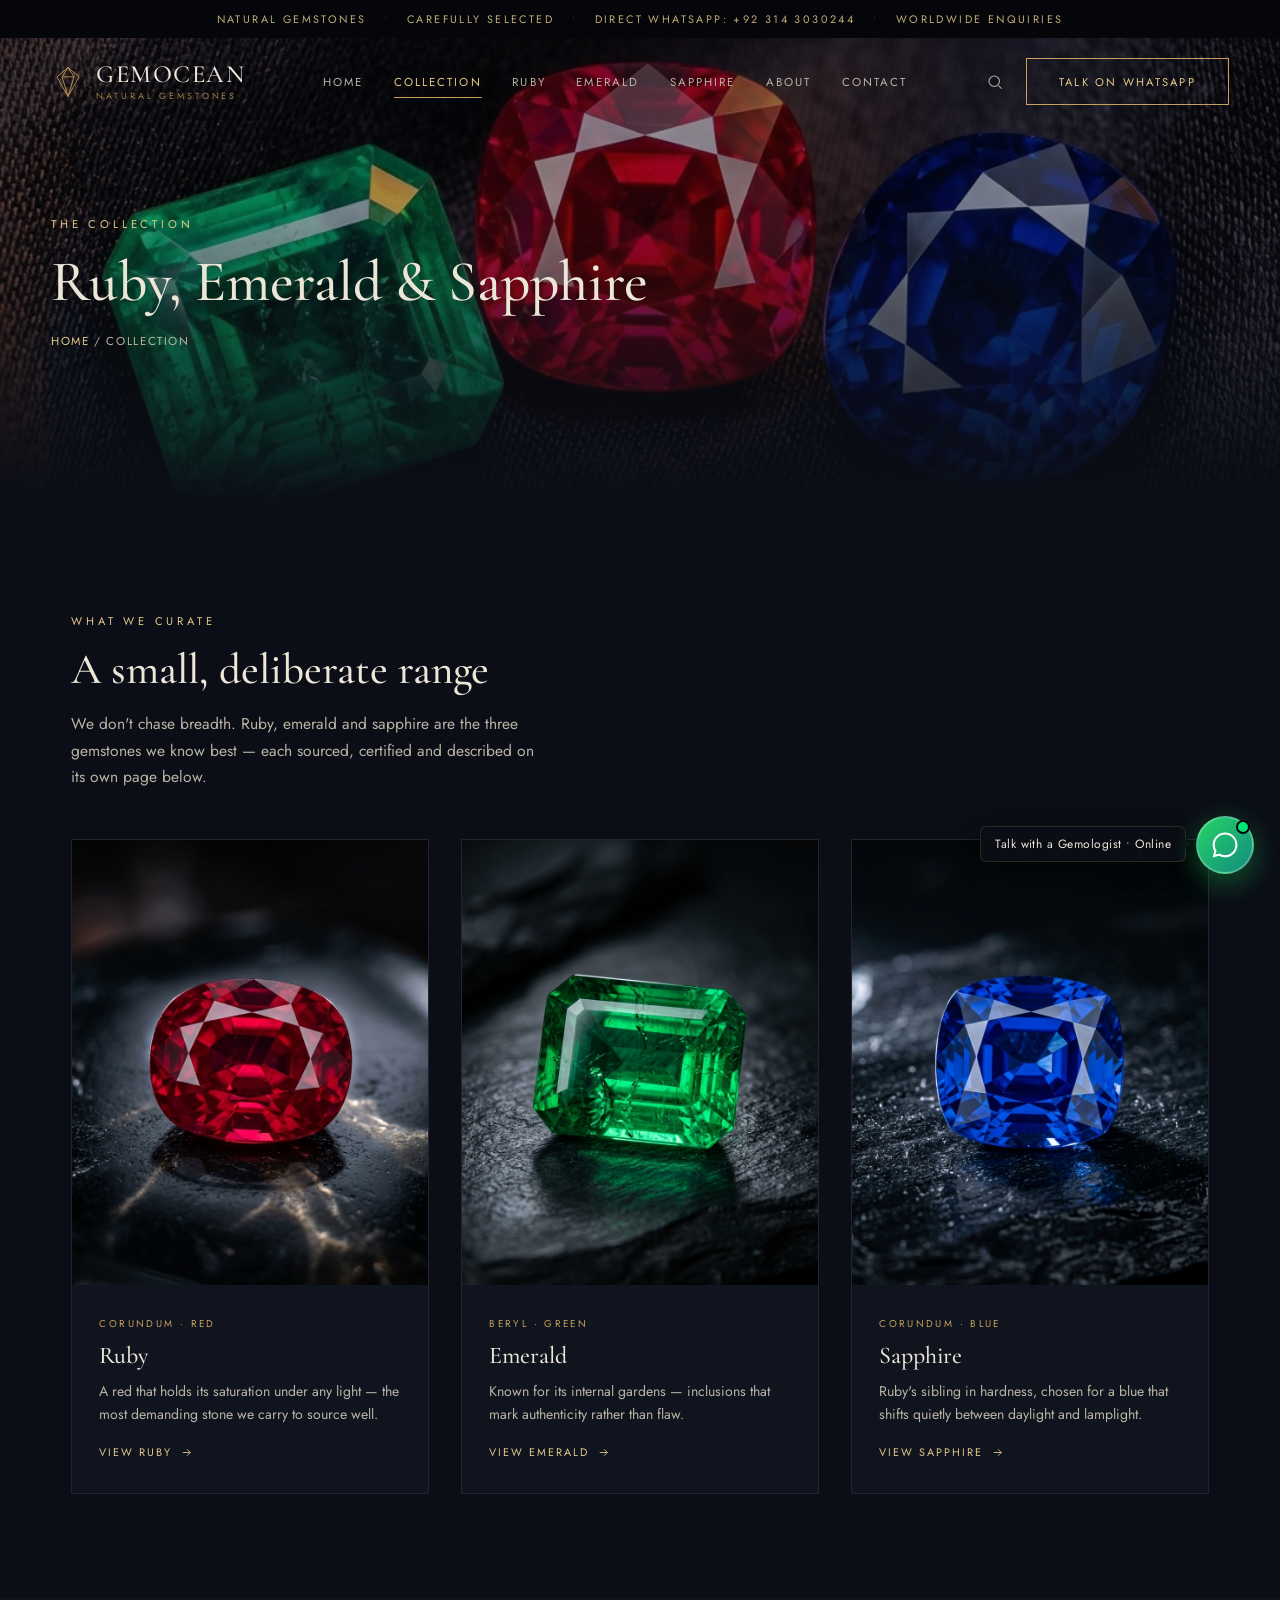
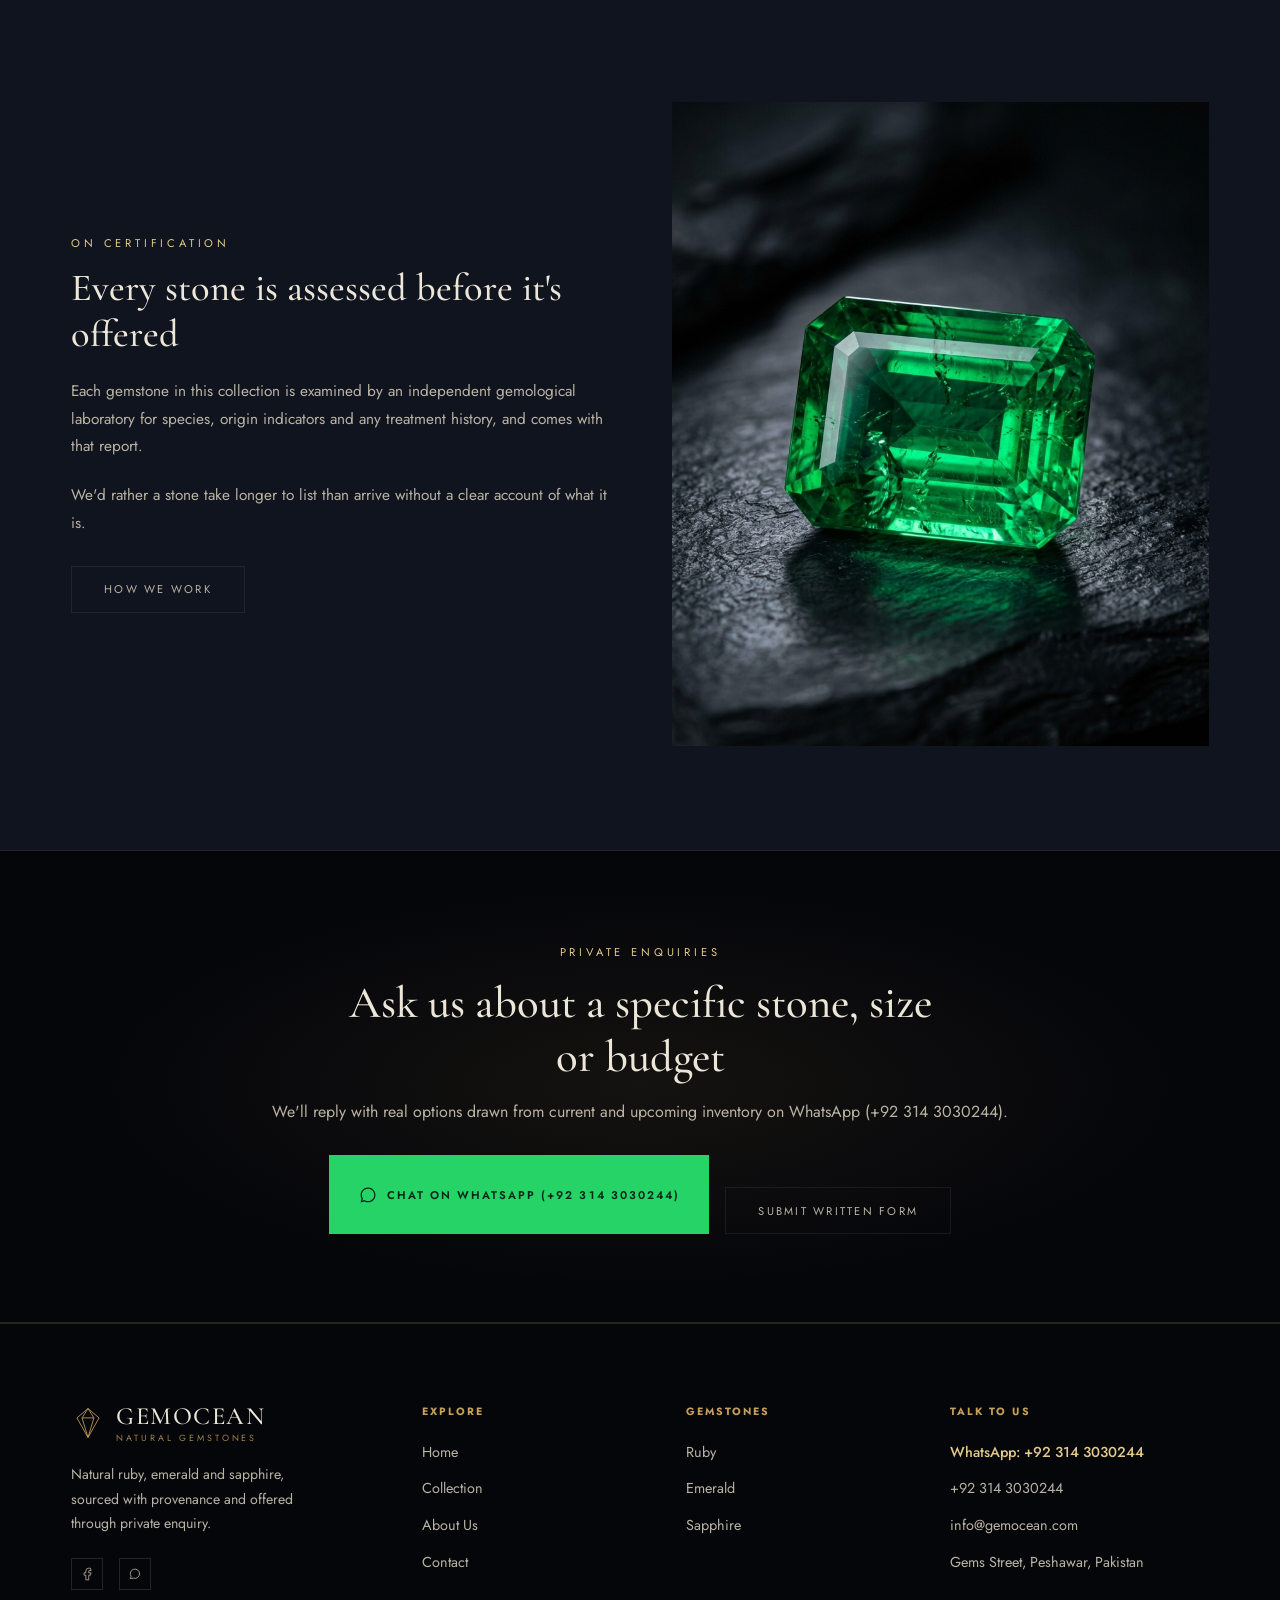
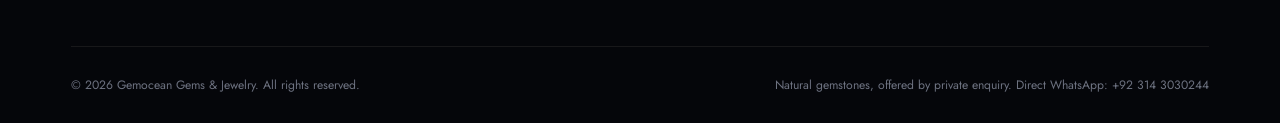
<file: collection.html>
<!DOCTYPE html>
<html lang="en">
<head>
<meta charset="UTF-8">
<meta name="viewport" content="width=device-width, initial-scale=1.0, viewport-fit=cover">
<title>Collection — Natural Ruby, Emerald &amp; Sapphire | Gemocean</title>
<meta name="description" content="Browse Gemocean's curated collection of natural ruby, emerald and sapphire. Independently certified with provenance. Chat directly on WhatsApp +923143030244.">
<meta name="keywords" content="natural ruby collection, natural emerald collection, sapphire gemstones, burma ruby, swat emerald, panjshir emerald, ceylon sapphire, buy gemstones pakistan">
<link rel="canonical" href="https://www.gemocean.com/collection.html">

<!-- Favicons & Google Search Icons -->
<link rel="icon" type="image/svg+xml" href="favicon.svg">
<link rel="icon" type="image/png" sizes="48x48" href="favicon-48x48.png">
<link rel="icon" type="image/png" sizes="32x32" href="favicon-32x32.png">
<link rel="icon" type="image/png" sizes="16x16" href="favicon-16x16.png">
<link rel="shortcut icon" href="favicon.ico">
<link rel="apple-touch-icon" sizes="180x180" href="apple-touch-icon.png">
<link rel="manifest" href="site.webmanifest">
<meta name="theme-color" content="#0b0e16">

<!-- Resource Hints & Performance -->
<link rel="preconnect" href="https://fonts.googleapis.com">
<link rel="preconnect" href="https://fonts.gstatic.com" crossorigin>
<link rel="preconnect" href="https://wa.me">
<link rel="dns-prefetch" href="https://wa.me">
<link rel="dns-prefetch" href="https://api.whatsapp.com">
<link href="https://fonts.googleapis.com/css2?family=Cormorant+Garamond:ital,wght@0,400;0,500;0,600;1,400&family=Jost:wght@300;400;500;600&display=swap" rel="stylesheet">
<link rel="stylesheet" href="css/style.css">

<!-- Open Graph -->
<meta property="og:type" content="website">
<meta property="og:title" content="Collection — Natural Ruby, Emerald &amp; Sapphire | Gemocean">
<meta property="og:description" content="Browse Gemocean's collection of natural ruby, emerald and sapphire, each independently certified.">
<meta property="og:url" content="https://www.gemocean.com/collection.html">
<meta property="og:image" content="https://www.gemocean.com/assets/collection-trio.jpg">
<meta property="og:site_name" content="Gemocean">

<!-- Twitter Card -->
<meta name="twitter:card" content="summary_large_image">
<meta name="twitter:title" content="Collection — Natural Ruby, Emerald &amp; Sapphire | Gemocean">
<meta name="twitter:description" content="Browse Gemocean's collection of natural ruby, emerald and sapphire, each independently certified.">
<meta name="twitter:image" content="https://www.gemocean.com/assets/collection-trio.jpg">

<!-- Structured Data -->
<script type="application/ld+json">
{
  "@context": "https://schema.org",
  "@graph": [
    {
      "@type": "CollectionPage",
      "@id": "https://www.gemocean.com/collection.html#collection",
      "url": "https://www.gemocean.com/collection.html",
      "name": "Natural Gemstones Collection — Ruby, Emerald & Sapphire",
      "description": "Curated collection of natural gemstones with verified origin and independent certifications.",
      "breadcrumb": {
        "@type": "BreadcrumbList",
        "itemListElement": [
          {"@type":"ListItem","position":1,"name":"Home","item":"https://www.gemocean.com/index.html"},
          {"@type":"ListItem","position":2,"name":"Collection","item":"https://www.gemocean.com/collection.html"}
        ]
      }
    },
    {
      "@type": "JewelryStore",
      "@id": "https://www.gemocean.com/#organization",
      "name": "Gemocean",
      "telephone": "+92-314-3030244",
      "url": "https://www.gemocean.com/",
      "address": {
        "@type": "PostalAddress",
        "streetAddress": "Gems Street",
        "addressLocality": "Peshawar",
        "addressCountry": "PK"
      }
    }
  ]
}
</script>
</head>
<body data-page="collection">

<header class="site-header" id="siteHeader">
  <div class="topbar">
    <div class="topbar-track">
      <span>Natural Gemstones</span><span class="dot">•</span>
      <span>Carefully Selected</span><span class="dot">•</span>
      <span>Direct WhatsApp: +92 314 3030244</span><span class="dot">•</span>
      <span>Worldwide Enquiries</span>
    </div>
  </div>
  <nav class="mainnav">
    <a href="index.html" class="brand" aria-label="Gemocean Home">
      <svg class="brand-mark" viewBox="0 0 40 40" fill="none" xmlns="http://www.w3.org/2000/svg">
        <path d="M20 3 L33 14 L20 37 L7 14 Z" stroke="#c6a15b" stroke-width="1" fill="none"/>
        <path d="M13 14 L27 14" stroke="#c6a15b" stroke-width="1"/>
        <path d="M20 3 L13 14 L20 37" stroke="#c6a15b" stroke-width="1"/>
        <path d="M20 3 L27 14 L20 37" stroke="#c6a15b" stroke-width="1"/>
      </svg>
      <span class="brand-text">
        <span class="brand-name">GEMOCEAN</span>
        <span class="brand-sub">Natural Gemstones</span>
      </span>
    </a>
    <div class="nav-links">
      <a href="index.html" data-nav="home">Home</a>
      <a href="collection.html" data-nav="collection">Collection</a>
      <a href="ruby.html" data-nav="ruby">Ruby</a>
      <a href="emerald.html" data-nav="emerald">Emerald</a>
      <a href="sapphire.html" data-nav="sapphire">Sapphire</a>
      <a href="about.html" data-nav="about">About</a>
      <a href="contact.html" data-nav="contact">Contact</a>
    </div>
    <div class="nav-actions">
      <button class="icon-btn search-desktop" aria-label="Search gemstones (Ctrl+K)" title="Search gemstones (Ctrl+K)">
        <svg viewBox="0 0 24 24" fill="none" stroke="currentColor" stroke-width="1.4"><circle cx="11" cy="11" r="7"/><path d="M21 21l-4.3-4.3"/></svg>
      </button>
      <a href="https://wa.me/923143030244?text=Hello%20Gemocean%2C%20I%20would%20like%20to%20enquire%20about%20your%20collection." target="_blank" rel="noopener" class="btn">Talk on WhatsApp</a>
      <button class="hamburger" id="hamburgerBtn" aria-label="Open navigation menu"><span></span><span></span><span></span></button>
    </div>
  </nav>
</header>

<div class="scrim" id="scrim"></div>
<div class="mobile-panel" id="mobilePanel">
  <button class="btn ghost" style="width:100%; margin-bottom:1.5rem; text-align:left; display:flex; align-items:center; gap:0.6rem;" data-search-trigger>
    <svg width="16" height="16" viewBox="0 0 24 24" fill="none" stroke="currentColor" stroke-width="1.6"><circle cx="11" cy="11" r="7"/><path d="M21 21l-4.3-4.3"/></svg>
    Search Gemstones...
  </button>
  <a href="index.html" data-nav="home">Home</a>
  <a href="collection.html" data-nav="collection">Collection</a>
  <a href="ruby.html" data-nav="ruby">Ruby</a>
  <a href="emerald.html" data-nav="emerald">Emerald</a>
  <a href="sapphire.html" data-nav="sapphire">Sapphire</a>
  <a href="about.html" data-nav="about">About</a>
  <a href="contact.html" data-nav="contact">Contact</a>
  <a href="https://wa.me/923143030244?text=Hello%20Gemocean%2C%20I%20would%20like%20to%20enquire%20about%20your%20gemstones." target="_blank" rel="noopener" class="btn-whatsapp-solid" style="margin-top:1.5rem; text-align:center;">
    <svg viewBox="0 0 24 24"><path d="M12.04 2C6.58 2 2.13 6.45 2.13 11.91C2.13 13.66 2.59 15.36 3.45 16.86L2.05 22L7.3 20.63C8.75 21.41 10.38 21.83 12.04 21.83C17.5 21.83 21.95 17.38 21.95 11.92C21.95 9.27 20.92 6.78 19.05 4.91C17.18 3.04 14.69 2 12.04 2M12.05 3.67C14.25 3.67 16.31 4.53 17.87 6.09C19.42 7.65 20.28 9.72 20.28 11.92C20.28 16.46 16.58 20.15 12.04 20.15C10.56 20.15 9.11 19.76 7.85 19.01L7.55 18.83L4.43 19.65L5.26 16.61L5.06 16.29C4.24 14.99 3.8 13.47 3.8 11.91C3.81 7.37 7.5 3.67 12.05 3.67Z"/></svg>
    Chat: +92 314 3030244
  </a>
</div>

<section class="page-hero">
  <div class="page-hero-bg" style="background-image:url('assets/collection-trio.jpg');" fetchpriority="high"></div>
  <div class="page-hero-content">
    <span class="eyebrow">The Collection</span>
    <h1>Ruby, Emerald &amp; Sapphire</h1>
    <div class="crumb"><a href="index.html">Home</a> / Collection</div>
  </div>
</section>

<section>
  <div class="wrap">
    <div class="section-head reveal">
      <span class="eyebrow">What We Curate</span>
      <h2>A small, deliberate range</h2>
      <p>We don't chase breadth. Ruby, emerald and sapphire are the three gemstones we know best — each sourced, certified and described on its own page below.</p>
    </div>
    <div class="gem-grid">
      <a href="ruby.html" class="gem-card reveal">
        <div class="img-wrap"><img src="assets/ruby.jpg" alt="Natural ruby gemstone" loading="lazy" decoding="async" width="400" height="500"></div>
        <div class="body">
          <span class="kicker">Corundum · Red</span>
          <h3>Ruby</h3>
          <p>A red that holds its saturation under any light — the most demanding stone we carry to source well.</p>
          <span class="link">View Ruby <svg viewBox="0 0 24 24" fill="none" stroke="currentColor" stroke-width="1.6"><path d="M5 12h14M13 6l6 6-6 6"/></svg></span>
        </div>
      </a>
      <a href="emerald.html" class="gem-card reveal">
        <div class="img-wrap"><img src="assets/emerald.jpg" alt="Natural emerald gemstone" loading="lazy" decoding="async" width="400" height="500"></div>
        <div class="body">
          <span class="kicker">Beryl · Green</span>
          <h3>Emerald</h3>
          <p>Known for its internal gardens — inclusions that mark authenticity rather than flaw.</p>
          <span class="link">View Emerald <svg viewBox="0 0 24 24" fill="none" stroke="currentColor" stroke-width="1.6"><path d="M5 12h14M13 6l6 6-6 6"/></svg></span>
        </div>
      </a>
      <a href="sapphire.html" class="gem-card reveal">
        <div class="img-wrap"><img src="assets/sapphire.jpg" alt="Natural sapphire gemstone" loading="lazy" decoding="async" width="400" height="500"></div>
        <div class="body">
          <span class="kicker">Corundum · Blue</span>
          <h3>Sapphire</h3>
          <p>Ruby's sibling in hardness, chosen for a blue that shifts quietly between daylight and lamplight.</p>
          <span class="link">View Sapphire <svg viewBox="0 0 24 24" fill="none" stroke="currentColor" stroke-width="1.6"><path d="M5 12h14M13 6l6 6-6 6"/></svg></span>
        </div>
      </a>
    </div>
  </div>
</section>

<section class="section-alt">
  <div class="wrap">
    <div class="split reverse reveal">
      <img src="assets/emerald.jpg" alt="Close detail of a natural emerald" loading="lazy" decoding="async" width="600" height="720">
      <div class="text">
        <span class="eyebrow">On Certification</span>
        <h2>Every stone is assessed before it's offered</h2>
        <p>Each gemstone in this collection is examined by an independent gemological laboratory for species, origin indicators and any treatment history, and comes with that report.</p>
        <p>We'd rather a stone take longer to list than arrive without a clear account of what it is.</p>
        <a href="about.html" class="btn ghost">How We Work</a>
      </div>
    </div>
  </div>
</section>

<section class="cta-band">
  <div class="wrap">
    <span class="eyebrow">Private Enquiries</span>
    <h2>Ask us about a specific stone, size or budget</h2>
    <p>We'll reply with real options drawn from current and upcoming inventory on WhatsApp (+92 314 3030244).</p>
    <div style="display:flex; justify-content:center; gap:1rem; flex-wrap:wrap; margin-top:2rem;">
      <a href="https://wa.me/923143030244?text=Hello%20Gemocean%2C%20I%20am%20interested%20in%20inquiring%20about%20your%20current%20inventory." target="_blank" rel="noopener" class="btn-whatsapp-solid">
        <svg viewBox="0 0 24 24"><path d="M12.04 2C6.58 2 2.13 6.45 2.13 11.91C2.13 13.66 2.59 15.36 3.45 16.86L2.05 22L7.3 20.63C8.75 21.41 10.38 21.83 12.04 21.83C17.5 21.83 21.95 17.38 21.95 11.92C21.95 9.27 20.92 6.78 19.05 4.91C17.18 3.04 14.69 2 12.04 2M12.05 3.67C14.25 3.67 16.31 4.53 17.87 6.09C19.42 7.65 20.28 9.72 20.28 11.92C20.28 16.46 16.58 20.15 12.04 20.15C10.56 20.15 9.11 19.76 7.85 19.01L7.55 18.83L4.43 19.65L5.26 16.61L5.06 16.29C4.24 14.99 3.8 13.47 3.8 11.91C3.81 7.37 7.5 3.67 12.05 3.67Z"/></svg>
        Chat on WhatsApp (+92 314 3030244)
      </a>
      <a href="contact.html" class="btn ghost">Submit Written Form</a>
    </div>
  </div>
</section>

<footer class="site-footer">
  <div class="wrap">
    <div class="footer-top">
      <div class="footer-brand">
        <a href="index.html" class="brand">
          <svg class="brand-mark" viewBox="0 0 40 40" fill="none" xmlns="http://www.w3.org/2000/svg">
            <path d="M20 3 L33 14 L20 37 L7 14 Z" stroke="#c6a15b" stroke-width="1" fill="none"/>
            <path d="M13 14 L27 14" stroke="#c6a15b" stroke-width="1"/>
            <path d="M20 3 L13 14 L20 37" stroke="#c6a15b" stroke-width="1"/>
            <path d="M20 3 L27 14 L20 37" stroke="#c6a15b" stroke-width="1"/>
          </svg>
          <span class="brand-text">
            <span class="brand-name">GEMOCEAN</span>
            <span class="brand-sub">Natural Gemstones</span>
          </span>
        </a>
        <p>Natural ruby, emerald and sapphire, sourced with provenance and offered through private enquiry.</p>
        <div class="footer-social">
          <a href="https://facebook.com/GEMS4U2020" target="_blank" rel="noopener" aria-label="Gemocean on Facebook"><svg viewBox="0 0 24 24" fill="none" stroke="currentColor" stroke-width="1.4"><path d="M18 2h-3a5 5 0 0 0-5 5v3H7v4h3v8h5v-8h3l1-4h-4V7a1 1 0 0 1 1-1h3z"/></svg></a>
          <a href="https://wa.me/923143030244" target="_blank" rel="noopener" aria-label="Chat with Gemocean on WhatsApp (+923143030244)"><svg viewBox="0 0 24 24" fill="none" stroke="currentColor" stroke-width="1.4"><path d="M4 20l1.3-3.9A8 8 0 1 1 8.9 19L4 20z"/></svg></a>
        </div>
      </div>
      <div class="footer-col">
        <h4>Explore</h4>
        <ul>
          <li><a href="index.html">Home</a></li>
          <li><a href="collection.html">Collection</a></li>
          <li><a href="about.html">About Us</a></li>
          <li><a href="contact.html">Contact</a></li>
        </ul>
      </div>
      <div class="footer-col">
        <h4>Gemstones</h4>
        <ul>
          <li><a href="ruby.html">Ruby</a></li>
          <li><a href="emerald.html">Emerald</a></li>
          <li><a href="sapphire.html">Sapphire</a></li>
        </ul>
      </div>
      <div class="footer-col">
        <h4>Talk to Us</h4>
        <ul>
          <li><a href="https://wa.me/923143030244" target="_blank" rel="noopener" style="color:var(--gold-soft); font-weight:500;">WhatsApp: +92 314 3030244</a></li>
          <li><a href="tel:+923143030244">+92 314 3030244</a></li>
          <li><a href="mailto:info@gemocean.com">info@gemocean.com</a></li>
          <li><a href="contact.html">Gems Street, Peshawar, Pakistan</a></li>
        </ul>
      </div>
    </div>
    <div class="footer-bottom">
      <span>© 2026 Gemocean Gems &amp; Jewelry. All rights reserved.</span>
      <span>Natural gemstones, offered by private enquiry. Direct WhatsApp: +92 314 3030244</span>
    </div>
  </div>
</footer>

<!-- ============ LIVE SEARCH MODAL ============ -->
<div class="search-modal-backdrop" id="searchModalBackdrop" role="dialog" aria-modal="true" aria-label="Search gemstones and collection">
  <div class="search-modal">
    <div class="search-bar">
      <svg class="search-bar-icon" viewBox="0 0 24 24" fill="none" stroke="currentColor" stroke-width="1.8"><circle cx="11" cy="11" r="7"/><path d="M21 21l-4.3-4.3"/></svg>
      <input type="text" id="searchInput" class="search-input" placeholder="Search ruby, emerald, sapphire, origin, cut..." autocomplete="off" spellcheck="false">
      <button class="search-clear" id="searchClear" aria-label="Clear search text">✕</button>
      <button class="search-close-btn" id="searchClose">ESC</button>
    </div>
    <div class="search-filters">
      <button class="search-filter-chip active" data-filter="all">All</button>
      <button class="search-filter-chip" data-filter="ruby">Ruby</button>
      <button class="search-filter-chip" data-filter="emerald">Emerald</button>
      <button class="search-filter-chip" data-filter="sapphire">Sapphire</button>
      <button class="search-filter-chip" data-filter="origins">Origins</button>
      <button class="search-filter-chip" data-filter="guides">Guides</button>
    </div>
    <ul class="search-results-list" id="searchResultsList">
      <!-- Live Search Results loaded via JS -->
    </ul>
    <div class="search-footer">
      <div class="search-kbd-group">
        <span><span class="search-kbd">↑</span> <span class="search-kbd">↓</span> Navigate</span>
        <span><span class="search-kbd">↵</span> Select</span>
        <span><span class="search-kbd">ESC</span> Close</span>
      </div>
      <span>Instant Search</span>
    </div>
  </div>
</div>

<!-- ============ FLOATING WHATSAPP TALK WIDGET ============ -->
<div class="whatsapp-float-container" id="whatsappFloatContainer">
  <div class="whatsapp-tooltip">Talk with a Gemologist • Online</div>
  
  <div class="whatsapp-popup-card" id="whatsappPopupCard">
    <div class="whatsapp-popup-header">
      <div class="whatsapp-popup-header-info">
        <div class="whatsapp-popup-avatar">G</div>
        <div>
          <div class="whatsapp-popup-title">Gemocean Specialist</div>
          <div class="whatsapp-popup-status">Online • +92 314 3030244</div>
        </div>
      </div>
      <button class="whatsapp-popup-close" id="whatsappPopupClose" aria-label="Close WhatsApp chat popup">✕</button>
    </div>
    <div class="whatsapp-popup-body">
      <div class="whatsapp-popup-msg">
        Hello! Looking for a specific natural ruby, emerald, or sapphire? Select a topic or chat directly:
      </div>
      <div class="whatsapp-popup-options">
        <a href="#" class="whatsapp-quick-btn" data-wa-topic="ruby">
          <span>🔴 Enquire About Natural Ruby</span>
          <svg viewBox="0 0 24 24" fill="none" stroke-width="2"><path d="M5 12h14M12 5l7 7-7 7"/></svg>
        </a>
        <a href="#" class="whatsapp-quick-btn" data-wa-topic="emerald">
          <span>🟢 Enquire About Natural Emerald</span>
          <svg viewBox="0 0 24 24" fill="none" stroke-width="2"><path d="M5 12h14M12 5l7 7-7 7"/></svg>
        </a>
        <a href="#" class="whatsapp-quick-btn" data-wa-topic="sapphire">
          <span>🔵 Enquire About Natural Sapphire</span>
          <svg viewBox="0 0 24 24" fill="none" stroke-width="2"><path d="M5 12h14M12 5l7 7-7 7"/></svg>
        </a>
        <a href="#" class="whatsapp-quick-btn" data-wa-topic="custom">
          <span>💎 Custom Sourcing &amp; Certification</span>
          <svg viewBox="0 0 24 24" fill="none" stroke-width="2"><path d="M5 12h14M12 5l7 7-7 7"/></svg>
        </a>
      </div>
      <a href="https://wa.me/923143030244?text=Hello%20Gemocean%2C%20I%20would%20like%20to%20speak%20directly%20with%20a%20gemologist." target="_blank" rel="noopener" class="whatsapp-popup-direct">
        <svg width="16" height="16" viewBox="0 0 24 24" fill="currentColor"><path d="M12.04 2C6.58 2 2.13 6.45 2.13 11.91C2.13 13.66 2.59 15.36 3.45 16.86L2.05 22L7.3 20.63C8.75 21.41 10.38 21.83 12.04 21.83C17.5 21.83 21.95 17.38 21.95 11.92C21.95 9.27 20.92 6.78 19.05 4.91C17.18 3.04 14.69 2 12.04 2M12.05 3.67C14.25 3.67 16.31 4.53 17.87 6.09C19.42 7.65 20.28 9.72 20.28 11.92C20.28 16.46 16.58 20.15 12.04 20.15C10.56 20.15 9.11 19.76 7.85 19.01L7.55 18.83L4.43 19.65L5.26 16.61L5.06 16.29C4.24 14.99 3.8 13.47 3.8 11.91C3.81 7.37 7.5 3.67 12.05 3.67Z"/></svg>
        Open WhatsApp (+92 314 3030244)
      </a>
    </div>
  </div>

  <button class="whatsapp-float-btn" id="whatsappFloatBtn" aria-label="Talk with Gemologist on WhatsApp (+923143030244)">
    <span class="whatsapp-pulse"></span>
    <span class="whatsapp-badge-dot"></span>
    <svg viewBox="0 0 24 24"><path d="M12.04 2C6.58 2 2.13 6.45 2.13 11.91C2.13 13.66 2.59 15.36 3.45 16.86L2.05 22L7.3 20.63C8.75 21.41 10.38 21.83 12.04 21.83C17.5 21.83 21.95 17.38 21.95 11.92C21.95 9.27 20.92 6.78 19.05 4.91C17.18 3.04 14.69 2 12.04 2M12.05 3.67C14.25 3.67 16.31 4.53 17.87 6.09C19.42 7.65 20.28 9.72 20.28 11.92C20.28 16.46 16.58 20.15 12.04 20.15C10.56 20.15 9.11 19.76 7.85 19.01L7.55 18.83L4.43 19.65L5.26 16.61L5.06 16.29C4.24 14.99 3.8 13.47 3.8 11.91C3.81 7.37 7.5 3.67 12.05 3.67Z"/></svg>
  </button>
</div>

<script src="js/main.js"></script>
</body>
</html>
</file>
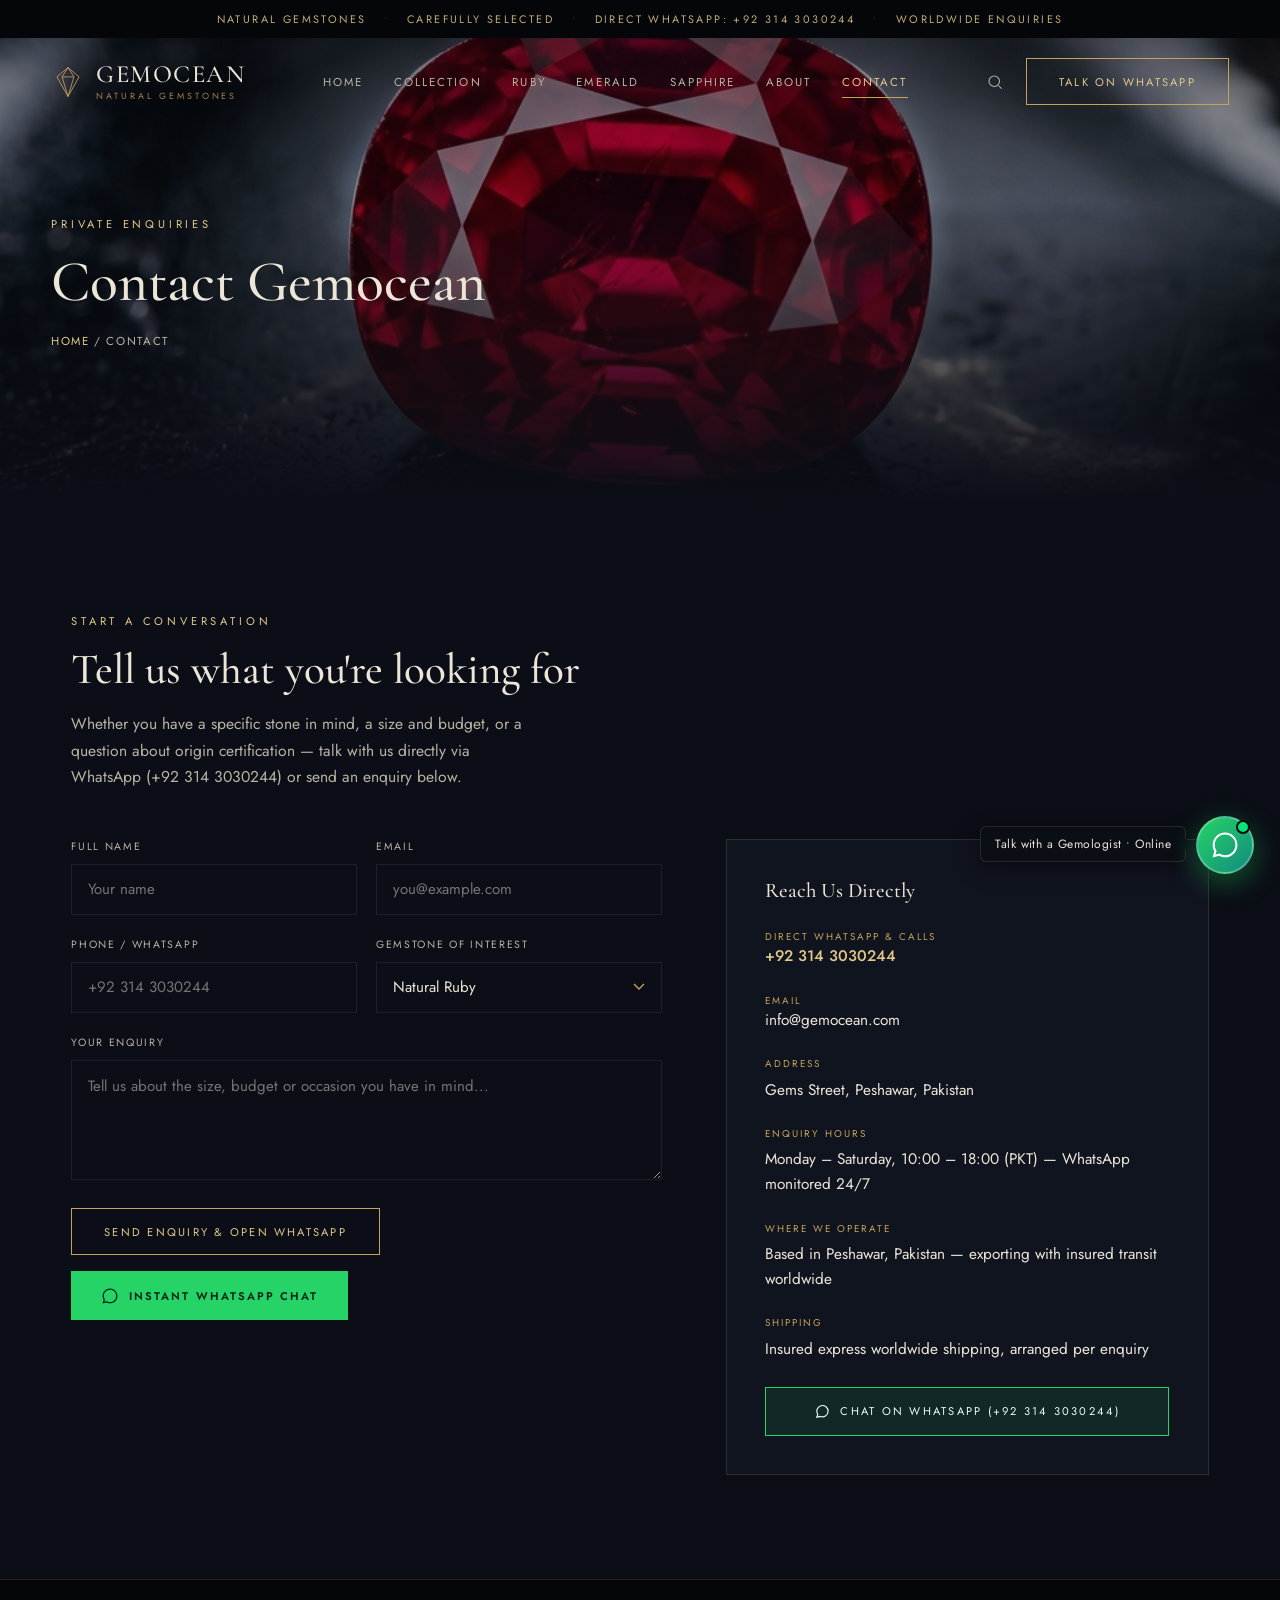
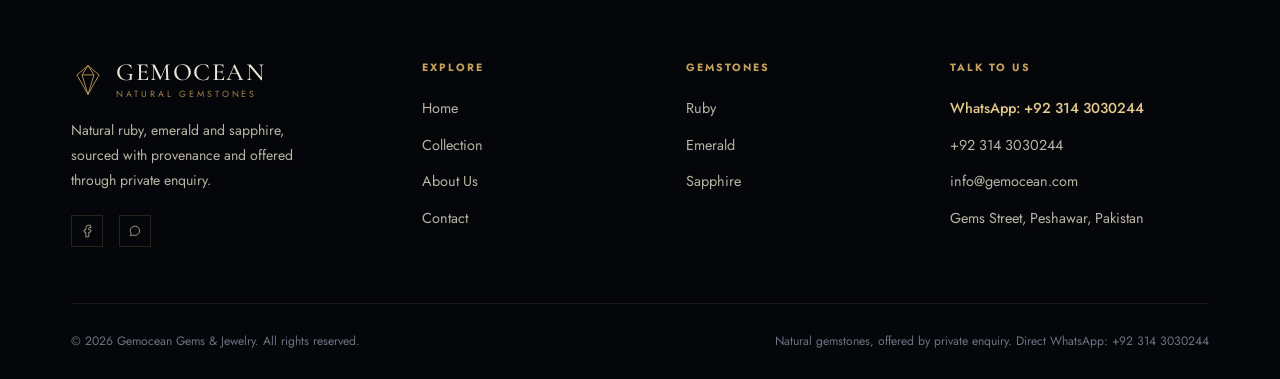
<file: contact.html>
<!DOCTYPE html>
<html lang="en">
<head>
<meta charset="UTF-8">
<meta name="viewport" content="width=device-width, initial-scale=1.0, viewport-fit=cover">
<title>Contact &amp; Private Enquiries | Gemocean — WhatsApp +923143030244</title>
<meta name="description" content="Begin a private gemstone enquiry with Gemocean. Connect directly via WhatsApp +923143030244 or submit our form for natural ruby, emerald and sapphire consultations.">
<meta name="keywords" content="contact gemocean, gemstone enquiry, whatsapp +923143030244, buy ruby peshawar, buy emerald pakistan, buy sapphire pakistan">
<link rel="canonical" href="https://www.gemocean.com/contact.html">

<!-- Favicons & Google Search Icons -->
<link rel="icon" type="image/svg+xml" href="favicon.svg">
<link rel="icon" type="image/png" sizes="48x48" href="favicon-48x48.png">
<link rel="icon" type="image/png" sizes="32x32" href="favicon-32x32.png">
<link rel="icon" type="image/png" sizes="16x16" href="favicon-16x16.png">
<link rel="shortcut icon" href="favicon.ico">
<link rel="apple-touch-icon" sizes="180x180" href="apple-touch-icon.png">
<link rel="manifest" href="site.webmanifest">
<meta name="theme-color" content="#0b0e16">

<!-- Resource Hints & Performance -->
<link rel="preconnect" href="https://fonts.googleapis.com">
<link rel="preconnect" href="https://fonts.gstatic.com" crossorigin>
<link rel="preconnect" href="https://wa.me">
<link rel="dns-prefetch" href="https://wa.me">
<link rel="dns-prefetch" href="https://api.whatsapp.com">
<link href="https://fonts.googleapis.com/css2?family=Cormorant+Garamond:ital,wght@0,400;0,500;0,600;1,400&family=Jost:wght@300;400;500;600&display=swap" rel="stylesheet">
<link rel="stylesheet" href="css/style.css">

<!-- Open Graph -->
<meta property="og:type" content="website">
<meta property="og:title" content="Contact &amp; Private Enquiries | Gemocean">
<meta property="og:description" content="Begin a private enquiry with Gemocean about natural ruby, emerald or sapphire. Direct WhatsApp: +923143030244.">
<meta property="og:url" content="https://www.gemocean.com/contact.html">
<meta property="og:image" content="https://www.gemocean.com/assets/ruby.jpg">
<meta property="og:site_name" content="Gemocean">

<!-- Twitter Card -->
<meta name="twitter:card" content="summary_large_image">
<meta name="twitter:title" content="Contact &amp; Private Enquiries | Gemocean">
<meta name="twitter:description" content="Begin a private enquiry with Gemocean about natural ruby, emerald or sapphire.">
<meta name="twitter:image" content="https://www.gemocean.com/assets/ruby.jpg">

<!-- Structured Data -->
<script type="application/ld+json">
{
  "@context": "https://schema.org",
  "@graph": [
    {
      "@type": "ContactPage",
      "@id": "https://www.gemocean.com/contact.html#contact",
      "url": "https://www.gemocean.com/contact.html",
      "name": "Contact & Private Enquiries | Gemocean",
      "description": "Direct communication and bespoke sourcing requests for natural ruby, emerald and sapphire.",
      "breadcrumb": {
        "@type": "BreadcrumbList",
        "itemListElement": [
          {"@type":"ListItem","position":1,"name":"Home","item":"https://www.gemocean.com/index.html"},
          {"@type":"ListItem","position":2,"name":"Contact","item":"https://www.gemocean.com/contact.html"}
        ]
      }
    },
    {
      "@type": "JewelryStore",
      "@id": "https://www.gemocean.com/#organization",
      "name": "Gemocean",
      "telephone": "+92-314-3030244",
      "email": "info@gemocean.com",
      "url": "https://www.gemocean.com/",
      "address": {
        "@type": "PostalAddress",
        "streetAddress": "Gems Street",
        "addressLocality": "Peshawar",
        "addressCountry": "PK"
      },
      "contactPoint": [
        {
          "@type": "ContactPoint",
          "telephone": "+92-314-3030244",
          "contactType": "customer service",
          "availableLanguage": ["English", "Urdu", "Pashto"],
          "areaServed": "Worldwide"
        }
      ]
    }
  ]
}
</script>
</head>
<body data-page="contact">

<header class="site-header" id="siteHeader">
  <div class="topbar">
    <div class="topbar-track">
      <span>Natural Gemstones</span><span class="dot">•</span>
      <span>Carefully Selected</span><span class="dot">•</span>
      <span>Direct WhatsApp: +92 314 3030244</span><span class="dot">•</span>
      <span>Worldwide Enquiries</span>
    </div>
  </div>
  <nav class="mainnav">
    <a href="index.html" class="brand" aria-label="Gemocean Home">
      <svg class="brand-mark" viewBox="0 0 40 40" fill="none" xmlns="http://www.w3.org/2000/svg">
        <path d="M20 3 L33 14 L20 37 L7 14 Z" stroke="#c6a15b" stroke-width="1" fill="none"/>
        <path d="M13 14 L27 14" stroke="#c6a15b" stroke-width="1"/>
        <path d="M20 3 L13 14 L20 37" stroke="#c6a15b" stroke-width="1"/>
        <path d="M20 3 L27 14 L20 37" stroke="#c6a15b" stroke-width="1"/>
      </svg>
      <span class="brand-text">
        <span class="brand-name">GEMOCEAN</span>
        <span class="brand-sub">Natural Gemstones</span>
      </span>
    </a>
    <div class="nav-links">
      <a href="index.html" data-nav="home">Home</a>
      <a href="collection.html" data-nav="collection">Collection</a>
      <a href="ruby.html" data-nav="ruby">Ruby</a>
      <a href="emerald.html" data-nav="emerald">Emerald</a>
      <a href="sapphire.html" data-nav="sapphire">Sapphire</a>
      <a href="about.html" data-nav="about">About</a>
      <a href="contact.html" data-nav="contact">Contact</a>
    </div>
    <div class="nav-actions">
      <button class="icon-btn search-desktop" aria-label="Search gemstones (Ctrl+K)" title="Search gemstones (Ctrl+K)">
        <svg viewBox="0 0 24 24" fill="none" stroke="currentColor" stroke-width="1.4"><circle cx="11" cy="11" r="7"/><path d="M21 21l-4.3-4.3"/></svg>
      </button>
      <a href="https://wa.me/923143030244?text=Hello%20Gemocean%2C%20I%20would%20like%20to%20begin%20a%20private%20gemstone%20enquiry." target="_blank" rel="noopener" class="btn">Talk on WhatsApp</a>
      <button class="hamburger" id="hamburgerBtn" aria-label="Open navigation menu"><span></span><span></span><span></span></button>
    </div>
  </nav>
</header>

<div class="scrim" id="scrim"></div>
<div class="mobile-panel" id="mobilePanel">
  <button class="btn ghost" style="width:100%; margin-bottom:1.5rem; text-align:left; display:flex; align-items:center; gap:0.6rem;" data-search-trigger>
    <svg width="16" height="16" viewBox="0 0 24 24" fill="none" stroke="currentColor" stroke-width="1.6"><circle cx="11" cy="11" r="7"/><path d="M21 21l-4.3-4.3"/></svg>
    Search Gemstones...
  </button>
  <a href="index.html" data-nav="home">Home</a>
  <a href="collection.html" data-nav="collection">Collection</a>
  <a href="ruby.html" data-nav="ruby">Ruby</a>
  <a href="emerald.html" data-nav="emerald">Emerald</a>
  <a href="sapphire.html" data-nav="sapphire">Sapphire</a>
  <a href="about.html" data-nav="about">About</a>
  <a href="contact.html" data-nav="contact">Contact</a>
  <a href="https://wa.me/923143030244?text=Hello%20Gemocean%2C%20I%20would%20like%20to%20begin%20a%20private%20gemstone%20enquiry." target="_blank" rel="noopener" class="btn-whatsapp-solid" style="margin-top:1.5rem; text-align:center;">
    <svg viewBox="0 0 24 24"><path d="M12.04 2C6.58 2 2.13 6.45 2.13 11.91C2.13 13.66 2.59 15.36 3.45 16.86L2.05 22L7.3 20.63C8.75 21.41 10.38 21.83 12.04 21.83C17.5 21.83 21.95 17.38 21.95 11.92C21.95 9.27 20.92 6.78 19.05 4.91C17.18 3.04 14.69 2 12.04 2M12.05 3.67C14.25 3.67 16.31 4.53 17.87 6.09C19.42 7.65 20.28 9.72 20.28 11.92C20.28 16.46 16.58 20.15 12.04 20.15C10.56 20.15 9.11 19.76 7.85 19.01L7.55 18.83L4.43 19.65L5.26 16.61L5.06 16.29C4.24 14.99 3.8 13.47 3.8 11.91C3.81 7.37 7.5 3.67 12.05 3.67Z"/></svg>
    Chat: +92 314 3030244
  </a>
</div>

<section class="page-hero">
  <div class="page-hero-bg" style="background-image:url('assets/ruby.jpg');" fetchpriority="high"></div>
  <div class="page-hero-content">
    <span class="eyebrow">Private Enquiries</span>
    <h1>Contact Gemocean</h1>
    <div class="crumb"><a href="index.html">Home</a> / Contact</div>
  </div>
</section>

<section>
  <div class="wrap">
    <div class="section-head reveal">
      <span class="eyebrow">Start a Conversation</span>
      <h2>Tell us what you're looking for</h2>
      <p>Whether you have a specific stone in mind, a size and budget, or a question about origin certification — talk with us directly via WhatsApp (+92 314 3030244) or send an enquiry below.</p>
    </div>

    <div class="contact-grid">
      <form class="reveal" id="enquiryForm" novalidate>
        <div class="form-row">
          <div class="form-field">
            <label for="fName">Full Name</label>
            <input type="text" id="fName" name="name" placeholder="Your name" required>
          </div>
          <div class="form-field">
            <label for="fEmail">Email</label>
            <input type="email" id="fEmail" name="email" placeholder="you@example.com" required>
          </div>
        </div>
        <div class="form-row">
          <div class="form-field">
            <label for="fPhone">Phone / WhatsApp</label>
            <input type="tel" id="fPhone" name="phone" placeholder="+92 314 3030244">
          </div>
          <div class="form-field">
            <label for="fInterest">Gemstone of Interest</label>
            <select id="fInterest" name="interest">
              <option value="ruby">Natural Ruby</option>
              <option value="emerald">Natural Emerald</option>
              <option value="sapphire">Natural Sapphire</option>
              <option value="custom">Custom Sourcing / Other</option>
            </select>
          </div>
        </div>
        <div class="form-field">
          <label for="fMessage">Your Enquiry</label>
          <textarea id="fMessage" name="message" placeholder="Tell us about the size, budget or occasion you have in mind..." required></textarea>
        </div>
        <div style="display:flex; gap:1rem; flex-wrap:wrap; align-items:center;">
          <button type="submit" class="btn">Send Enquiry &amp; Open WhatsApp</button>
          <a href="https://wa.me/923143030244?text=Hello%20Gemocean%2C%20I%20would%20like%20to%20chat%20directly%20with%20a%20gemologist." target="_blank" rel="noopener" class="btn-whatsapp-solid">
            <svg viewBox="0 0 24 24"><path d="M12.04 2C6.58 2 2.13 6.45 2.13 11.91C2.13 13.66 2.59 15.36 3.45 16.86L2.05 22L7.3 20.63C8.75 21.41 10.38 21.83 12.04 21.83C17.5 21.83 21.95 17.38 21.95 11.92C21.95 9.27 20.92 6.78 19.05 4.91C17.18 3.04 14.69 2 12.04 2M12.05 3.67C14.25 3.67 16.31 4.53 17.87 6.09C19.42 7.65 20.28 9.72 20.28 11.92C20.28 16.46 16.58 20.15 12.04 20.15C10.56 20.15 9.11 19.76 7.85 19.01L7.55 18.83L4.43 19.65L5.26 16.61L5.06 16.29C4.24 14.99 3.8 13.47 3.8 11.91C3.81 7.37 7.5 3.67 12.05 3.67Z"/></svg>
            Instant WhatsApp Chat
          </a>
        </div>
        <p class="form-note" id="formNote"></p>
      </form>

      <div class="contact-info reveal">
        <h3>Reach Us Directly</h3>
        <div class="contact-item">
          <div class="label">Direct WhatsApp &amp; Calls</div>
          <a class="value" href="https://wa.me/923143030244" target="_blank" rel="noopener" style="color:var(--gold-soft); font-weight:500;">+92 314 3030244</a>
        </div>
        <div class="contact-item">
          <div class="label">Email</div>
          <a class="value" href="mailto:info@gemocean.com">info@gemocean.com</a>
        </div>
        <div class="contact-item">
          <div class="label">Address</div>
          <div class="value">Gems Street, Peshawar, Pakistan</div>
        </div>
        <div class="contact-item">
          <div class="label">Enquiry Hours</div>
          <div class="value">Monday – Saturday, 10:00 – 18:00 (PKT) — WhatsApp monitored 24/7</div>
        </div>
        <div class="contact-item">
          <div class="label">Where We Operate</div>
          <div class="value">Based in Peshawar, Pakistan — exporting with insured transit worldwide</div>
        </div>
        <div class="contact-item">
          <div class="label">Shipping</div>
          <div class="value">Insured express worldwide shipping, arranged per enquiry</div>
        </div>
        <a class="btn-whatsapp" href="https://wa.me/923143030244?text=Hello%20Gemocean%2C%20I%20am%20enquiring%20about%20your%20natural%20gemstone%20collection." target="_blank" rel="noopener" aria-label="Chat with Gemocean on WhatsApp (+923143030244)">
          <svg viewBox="0 0 24 24" fill="none" stroke="currentColor" stroke-width="1.6"><path d="M4 20l1.3-3.9A8 8 0 1 1 8.9 19L4 20z"/></svg>
          Chat on WhatsApp (+92 314 3030244)
        </a>
      </div>
    </div>
  </div>
</section>

<footer class="site-footer">
  <div class="wrap">
    <div class="footer-top">
      <div class="footer-brand">
        <a href="index.html" class="brand">
          <svg class="brand-mark" viewBox="0 0 40 40" fill="none" xmlns="http://www.w3.org/2000/svg">
            <path d="M20 3 L33 14 L20 37 L7 14 Z" stroke="#c6a15b" stroke-width="1" fill="none"/>
            <path d="M13 14 L27 14" stroke="#c6a15b" stroke-width="1"/>
            <path d="M20 3 L13 14 L20 37" stroke="#c6a15b" stroke-width="1"/>
            <path d="M20 3 L27 14 L20 37" stroke="#c6a15b" stroke-width="1"/>
          </svg>
          <span class="brand-text">
            <span class="brand-name">GEMOCEAN</span>
            <span class="brand-sub">Natural Gemstones</span>
          </span>
        </a>
        <p>Natural ruby, emerald and sapphire, sourced with provenance and offered through private enquiry.</p>
        <div class="footer-social">
          <a href="https://facebook.com/GEMS4U2020" target="_blank" rel="noopener" aria-label="Gemocean on Facebook"><svg viewBox="0 0 24 24" fill="none" stroke="currentColor" stroke-width="1.4"><path d="M18 2h-3a5 5 0 0 0-5 5v3H7v4h3v8h5v-8h3l1-4h-4V7a1 1 0 0 1 1-1h3z"/></svg></a>
          <a href="https://wa.me/923143030244" target="_blank" rel="noopener" aria-label="Chat with Gemocean on WhatsApp (+923143030244)"><svg viewBox="0 0 24 24" fill="none" stroke="currentColor" stroke-width="1.4"><path d="M4 20l1.3-3.9A8 8 0 1 1 8.9 19L4 20z"/></svg></a>
        </div>
      </div>
      <div class="footer-col">
        <h4>Explore</h4>
        <ul>
          <li><a href="index.html">Home</a></li>
          <li><a href="collection.html">Collection</a></li>
          <li><a href="about.html">About Us</a></li>
          <li><a href="contact.html">Contact</a></li>
        </ul>
      </div>
      <div class="footer-col">
        <h4>Gemstones</h4>
        <ul>
          <li><a href="ruby.html">Ruby</a></li>
          <li><a href="emerald.html">Emerald</a></li>
          <li><a href="sapphire.html">Sapphire</a></li>
        </ul>
      </div>
      <div class="footer-col">
        <h4>Talk to Us</h4>
        <ul>
          <li><a href="https://wa.me/923143030244" target="_blank" rel="noopener" style="color:var(--gold-soft); font-weight:500;">WhatsApp: +92 314 3030244</a></li>
          <li><a href="tel:+923143030244">+92 314 3030244</a></li>
          <li><a href="mailto:info@gemocean.com">info@gemocean.com</a></li>
          <li><a href="contact.html">Gems Street, Peshawar, Pakistan</a></li>
        </ul>
      </div>
    </div>
    <div class="footer-bottom">
      <span>© 2026 Gemocean Gems &amp; Jewelry. All rights reserved.</span>
      <span>Natural gemstones, offered by private enquiry. Direct WhatsApp: +92 314 3030244</span>
    </div>
  </div>
</footer>

<!-- ============ LIVE SEARCH MODAL ============ -->
<div class="search-modal-backdrop" id="searchModalBackdrop" role="dialog" aria-modal="true" aria-label="Search gemstones and collection">
  <div class="search-modal">
    <div class="search-bar">
      <svg class="search-bar-icon" viewBox="0 0 24 24" fill="none" stroke="currentColor" stroke-width="1.8"><circle cx="11" cy="11" r="7"/><path d="M21 21l-4.3-4.3"/></svg>
      <input type="text" id="searchInput" class="search-input" placeholder="Search ruby, emerald, sapphire, origin, cut..." autocomplete="off" spellcheck="false">
      <button class="search-clear" id="searchClear" aria-label="Clear search text">✕</button>
      <button class="search-close-btn" id="searchClose">ESC</button>
    </div>
    <div class="search-filters">
      <button class="search-filter-chip active" data-filter="all">All</button>
      <button class="search-filter-chip" data-filter="ruby">Ruby</button>
      <button class="search-filter-chip" data-filter="emerald">Emerald</button>
      <button class="search-filter-chip" data-filter="sapphire">Sapphire</button>
      <button class="search-filter-chip" data-filter="origins">Origins</button>
      <button class="search-filter-chip" data-filter="guides">Guides</button>
    </div>
    <ul class="search-results-list" id="searchResultsList">
      <!-- Live Search Results loaded via JS -->
    </ul>
    <div class="search-footer">
      <div class="search-kbd-group">
        <span><span class="search-kbd">↑</span> <span class="search-kbd">↓</span> Navigate</span>
        <span><span class="search-kbd">↵</span> Select</span>
        <span><span class="search-kbd">ESC</span> Close</span>
      </div>
      <span>Instant Search</span>
    </div>
  </div>
</div>

<!-- ============ FLOATING WHATSAPP TALK WIDGET ============ -->
<div class="whatsapp-float-container" id="whatsappFloatContainer">
  <div class="whatsapp-tooltip">Talk with a Gemologist • Online</div>
  
  <div class="whatsapp-popup-card" id="whatsappPopupCard">
    <div class="whatsapp-popup-header">
      <div class="whatsapp-popup-header-info">
        <div class="whatsapp-popup-avatar">G</div>
        <div>
          <div class="whatsapp-popup-title">Gemocean Specialist</div>
          <div class="whatsapp-popup-status">Online • +92 314 3030244</div>
        </div>
      </div>
      <button class="whatsapp-popup-close" id="whatsappPopupClose" aria-label="Close WhatsApp chat popup">✕</button>
    </div>
    <div class="whatsapp-popup-body">
      <div class="whatsapp-popup-msg">
        Ready to discuss a specific stone or custom sourcing request? Select a topic or chat directly:
      </div>
      <div class="whatsapp-popup-options">
        <a href="#" class="whatsapp-quick-btn" data-wa-topic="ruby">
          <span>🔴 Inquire About Natural Ruby</span>
          <svg viewBox="0 0 24 24" fill="none" stroke-width="2"><path d="M5 12h14M12 5l7 7-7 7"/></svg>
        </a>
        <a href="#" class="whatsapp-quick-btn" data-wa-topic="emerald">
          <span>🟢 Inquire About Natural Emerald</span>
          <svg viewBox="0 0 24 24" fill="none" stroke-width="2"><path d="M5 12h14M12 5l7 7-7 7"/></svg>
        </a>
        <a href="#" class="whatsapp-quick-btn" data-wa-topic="sapphire">
          <span>🔵 Inquire About Natural Sapphire</span>
          <svg viewBox="0 0 24 24" fill="none" stroke-width="2"><path d="M5 12h14M12 5l7 7-7 7"/></svg>
        </a>
        <a href="#" class="whatsapp-quick-btn" data-wa-topic="custom">
          <span>💎 Custom Sourcing &amp; Certification</span>
          <svg viewBox="0 0 24 24" fill="none" stroke-width="2"><path d="M5 12h14M12 5l7 7-7 7"/></svg>
        </a>
      </div>
      <a href="https://wa.me/923143030244?text=Hello%20Gemocean%2C%20I%20would%20like%20to%20begin%20a%20private%20gemstone%20enquiry." target="_blank" rel="noopener" class="whatsapp-popup-direct">
        <svg width="16" height="16" viewBox="0 0 24 24" fill="currentColor"><path d="M12.04 2C6.58 2 2.13 6.45 2.13 11.91C2.13 13.66 2.59 15.36 3.45 16.86L2.05 22L7.3 20.63C8.75 21.41 10.38 21.83 12.04 21.83C17.5 21.83 21.95 17.38 21.95 11.92C21.95 9.27 20.92 6.78 19.05 4.91C17.18 3.04 14.69 2 12.04 2M12.05 3.67C14.25 3.67 16.31 4.53 17.87 6.09C19.42 7.65 20.28 9.72 20.28 11.92C20.28 16.46 16.58 20.15 12.04 20.15C10.56 20.15 9.11 19.76 7.85 19.01L7.55 18.83L4.43 19.65L5.26 16.61L5.06 16.29C4.24 14.99 3.8 13.47 3.8 11.91C3.81 7.37 7.5 3.67 12.05 3.67Z"/></svg>
        Open WhatsApp (+92 314 3030244)
      </a>
    </div>
  </div>

  <button class="whatsapp-float-btn" id="whatsappFloatBtn" aria-label="Talk with Gemologist on WhatsApp (+923143030244)">
    <span class="whatsapp-pulse"></span>
    <span class="whatsapp-badge-dot"></span>
    <svg viewBox="0 0 24 24"><path d="M12.04 2C6.58 2 2.13 6.45 2.13 11.91C2.13 13.66 2.59 15.36 3.45 16.86L2.05 22L7.3 20.63C8.75 21.41 10.38 21.83 12.04 21.83C17.5 21.83 21.95 17.38 21.95 11.92C21.95 9.27 20.92 6.78 19.05 4.91C17.18 3.04 14.69 2 12.04 2M12.05 3.67C14.25 3.67 16.31 4.53 17.87 6.09C19.42 7.65 20.28 9.72 20.28 11.92C20.28 16.46 16.58 20.15 12.04 20.15C10.56 20.15 9.11 19.76 7.85 19.01L7.55 18.83L4.43 19.65L5.26 16.61L5.06 16.29C4.24 14.99 3.8 13.47 3.8 11.91C3.81 7.37 7.5 3.67 12.05 3.67Z"/></svg>
  </button>
</div>

<script src="js/main.js"></script>
</body>
</html>
</file>
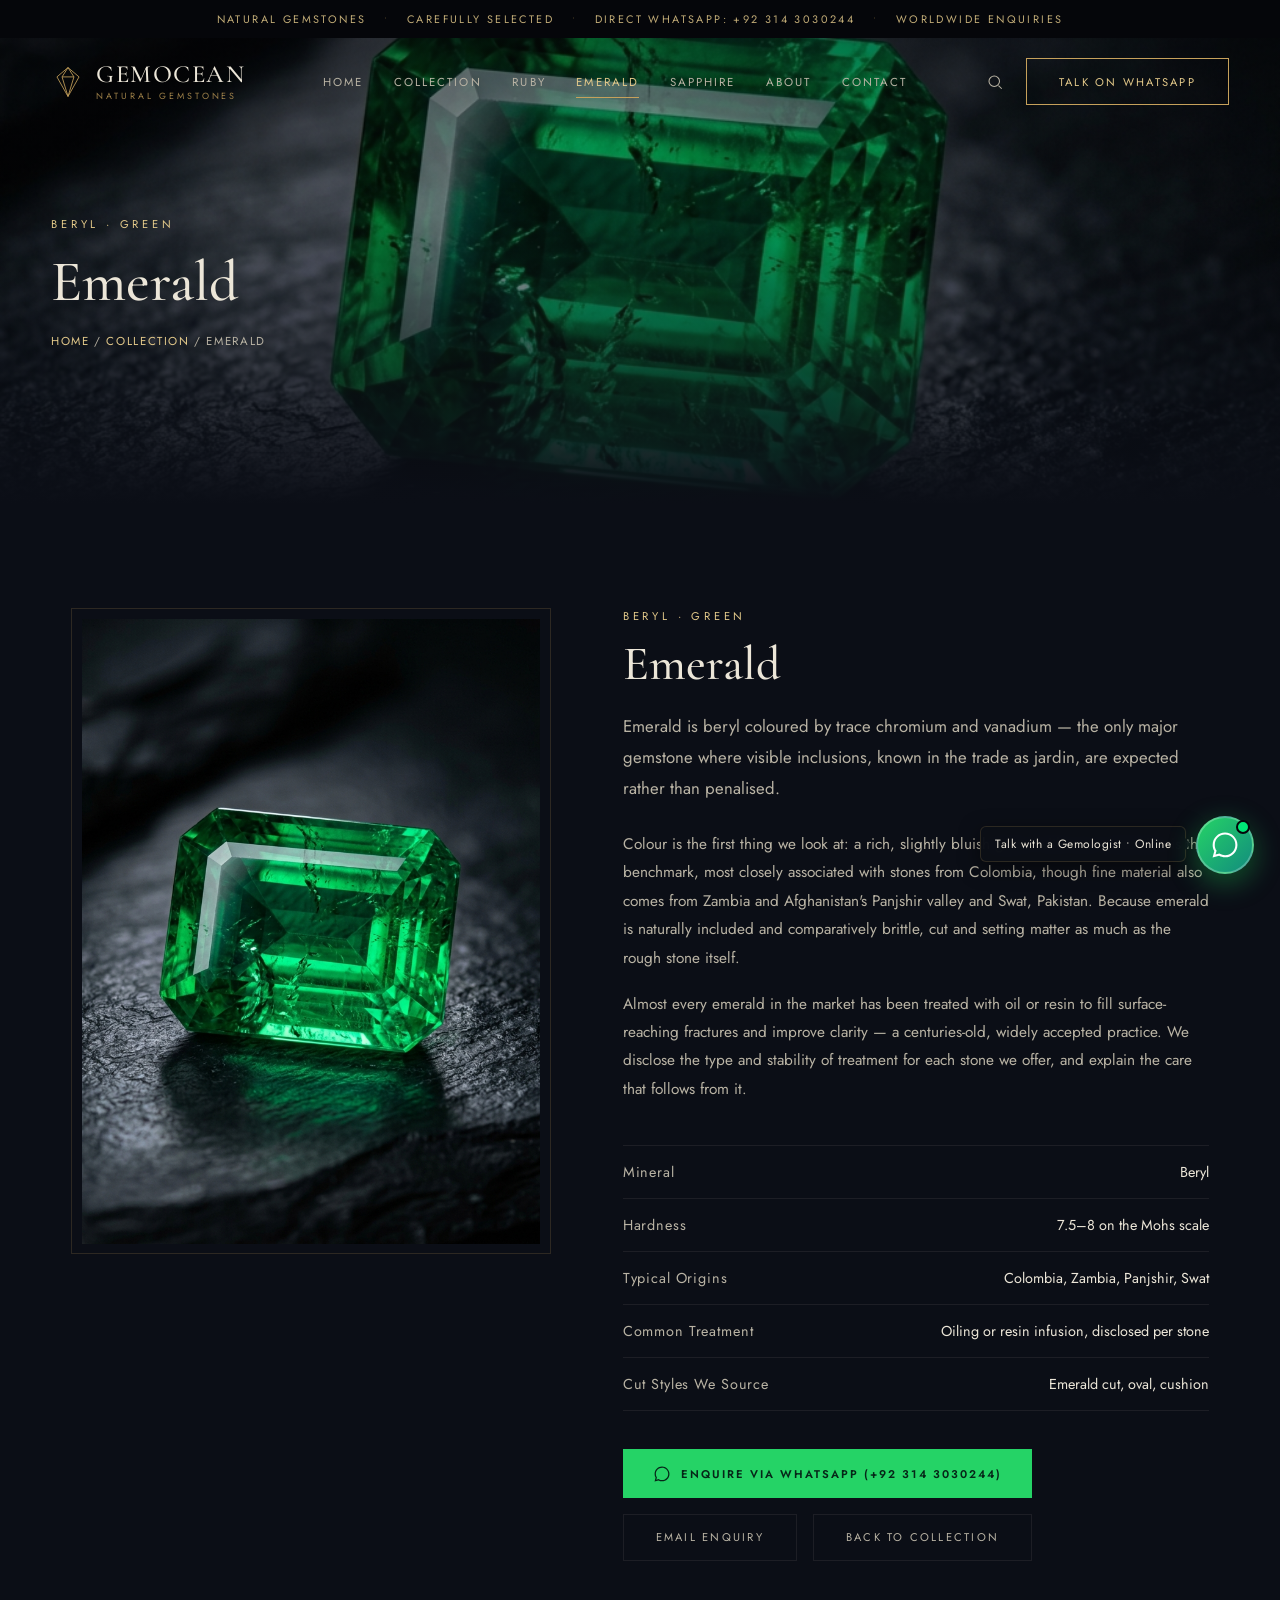
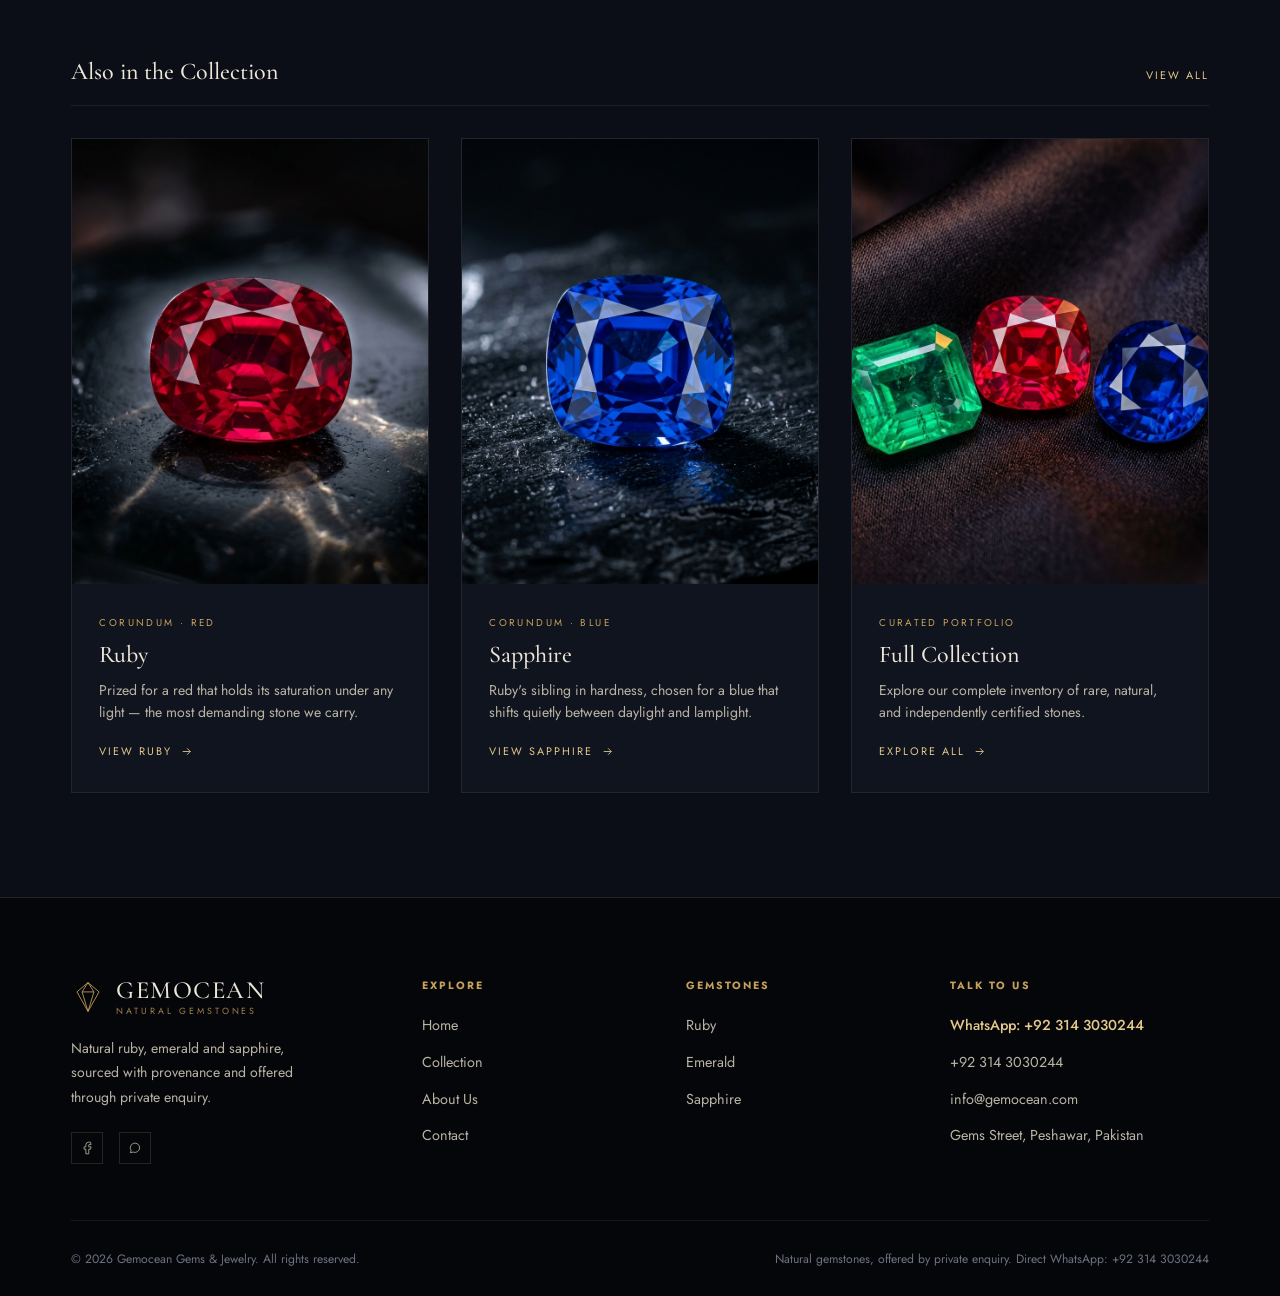
<file: emerald.html>
<!DOCTYPE html>
<html lang="en">
<head>
<meta charset="UTF-8">
<meta name="viewport" content="width=device-width, initial-scale=1.0, viewport-fit=cover">
<title>Natural Emerald Gemstones | Gemocean — Certified Beryl</title>
<meta name="description" content="Natural emerald gemstones from Gemocean — beryl valued for vivid green hues and authentic jardin inclusions. Sourced from Swat, Panjshir and Colombia. WhatsApp +923143030244.">
<meta name="keywords" content="natural emerald, swat emerald, panjshir emerald, colombian emerald, green beryl, emerald cut gemstone, natural emeralds pakistan">
<link rel="canonical" href="https://www.gemocean.com/emerald.html">

<!-- Favicons & Google Search Icons -->
<link rel="icon" type="image/svg+xml" href="favicon.svg">
<link rel="icon" type="image/png" sizes="48x48" href="favicon-48x48.png">
<link rel="icon" type="image/png" sizes="32x32" href="favicon-32x32.png">
<link rel="icon" type="image/png" sizes="16x16" href="favicon-16x16.png">
<link rel="shortcut icon" href="favicon.ico">
<link rel="apple-touch-icon" sizes="180x180" href="apple-touch-icon.png">
<link rel="manifest" href="site.webmanifest">
<meta name="theme-color" content="#0b0e16">

<!-- Resource Hints & Performance -->
<link rel="preconnect" href="https://fonts.googleapis.com">
<link rel="preconnect" href="https://fonts.gstatic.com" crossorigin>
<link rel="preconnect" href="https://wa.me">
<link rel="dns-prefetch" href="https://wa.me">
<link rel="dns-prefetch" href="https://api.whatsapp.com">
<link href="https://fonts.googleapis.com/css2?family=Cormorant+Garamond:ital,wght@0,400;0,500;0,600;1,400&family=Jost:wght@300;400;500;600&display=swap" rel="stylesheet">
<link rel="stylesheet" href="css/style.css">

<!-- Open Graph -->
<meta property="og:type" content="product">
<meta property="og:title" content="Natural Emerald Gemstones | Gemocean">
<meta property="og:description" content="Natural emerald gemstones from Gemocean — beryl valued for its green and its honestly-disclosed inclusions. Talk on WhatsApp: +923143030244.">
<meta property="og:url" content="https://www.gemocean.com/emerald.html">
<meta property="og:image" content="https://www.gemocean.com/assets/emerald.jpg">
<meta property="og:site_name" content="Gemocean">

<!-- Twitter Card -->
<meta name="twitter:card" content="summary_large_image">
<meta name="twitter:title" content="Natural Emerald Gemstones | Gemocean">
<meta name="twitter:description" content="Natural emerald gemstones from Gemocean — beryl valued for its green and its honestly-disclosed inclusions.">
<meta name="twitter:image" content="https://www.gemocean.com/assets/emerald.jpg">

<!-- Structured Data -->
<script type="application/ld+json">
{
  "@context": "https://schema.org",
  "@graph": [
    {
      "@type": "Product",
      "@id": "https://www.gemocean.com/emerald.html#product",
      "name": "Natural Emerald Gemstone",
      "image": "https://www.gemocean.com/assets/emerald.jpg",
      "description": "Natural beryl emerald prized for rich bluish-green saturation and characteristic jardin inclusions. Sourced with provenance from Swat, Panjshir, and Colombia.",
      "category": "Gemstones > Natural Emerald",
      "brand": {
        "@type": "Brand",
        "name": "Gemocean"
      },
      "offers": {
        "@type": "Offer",
        "availability": "https://schema.org/InStock",
        "priceCurrency": "USD",
        "price": "Enquiry",
        "url": "https://www.gemocean.com/emerald.html",
        "seller": {
          "@type": "JewelryStore",
          "name": "Gemocean",
          "telephone": "+92-314-3030244"
        }
      }
    },
    {
      "@type": "BreadcrumbList",
      "itemListElement": [
        {"@type":"ListItem","position":1,"name":"Home","item":"https://www.gemocean.com/index.html"},
        {"@type":"ListItem","position":2,"name":"Collection","item":"https://www.gemocean.com/collection.html"},
        {"@type":"ListItem","position":3,"name":"Emerald","item":"https://www.gemocean.com/emerald.html"}
      ]
    }
  ]
}
</script>
</head>
<body data-page="emerald">

<header class="site-header" id="siteHeader">
  <div class="topbar">
    <div class="topbar-track">
      <span>Natural Gemstones</span><span class="dot">•</span>
      <span>Carefully Selected</span><span class="dot">•</span>
      <span>Direct WhatsApp: +92 314 3030244</span><span class="dot">•</span>
      <span>Worldwide Enquiries</span>
    </div>
  </div>
  <nav class="mainnav">
    <a href="index.html" class="brand" aria-label="Gemocean Home">
      <svg class="brand-mark" viewBox="0 0 40 40" fill="none" xmlns="http://www.w3.org/2000/svg">
        <path d="M20 3 L33 14 L20 37 L7 14 Z" stroke="#c6a15b" stroke-width="1" fill="none"/>
        <path d="M13 14 L27 14" stroke="#c6a15b" stroke-width="1"/>
        <path d="M20 3 L13 14 L20 37" stroke="#c6a15b" stroke-width="1"/>
        <path d="M20 3 L27 14 L20 37" stroke="#c6a15b" stroke-width="1"/>
      </svg>
      <span class="brand-text">
        <span class="brand-name">GEMOCEAN</span>
        <span class="brand-sub">Natural Gemstones</span>
      </span>
    </a>
    <div class="nav-links">
      <a href="index.html" data-nav="home">Home</a>
      <a href="collection.html" data-nav="collection">Collection</a>
      <a href="ruby.html" data-nav="ruby">Ruby</a>
      <a href="emerald.html" data-nav="emerald">Emerald</a>
      <a href="sapphire.html" data-nav="sapphire">Sapphire</a>
      <a href="about.html" data-nav="about">About</a>
      <a href="contact.html" data-nav="contact">Contact</a>
    </div>
    <div class="nav-actions">
      <button class="icon-btn search-desktop" aria-label="Search gemstones (Ctrl+K)" title="Search gemstones (Ctrl+K)">
        <svg viewBox="0 0 24 24" fill="none" stroke="currentColor" stroke-width="1.4"><circle cx="11" cy="11" r="7"/><path d="M21 21l-4.3-4.3"/></svg>
      </button>
      <a href="https://wa.me/923143030244?text=Hello%20Gemocean%2C%20I%20am%20enquiring%20about%20Natural%20Emerald%20gemstones." target="_blank" rel="noopener" class="btn">Talk on WhatsApp</a>
      <button class="hamburger" id="hamburgerBtn" aria-label="Open navigation menu"><span></span><span></span><span></span></button>
    </div>
  </nav>
</header>

<div class="scrim" id="scrim"></div>
<div class="mobile-panel" id="mobilePanel">
  <button class="btn ghost" style="width:100%; margin-bottom:1.5rem; text-align:left; display:flex; align-items:center; gap:0.6rem;" data-search-trigger>
    <svg width="16" height="16" viewBox="0 0 24 24" fill="none" stroke="currentColor" stroke-width="1.6"><circle cx="11" cy="11" r="7"/><path d="M21 21l-4.3-4.3"/></svg>
    Search Gemstones...
  </button>
  <a href="index.html" data-nav="home">Home</a>
  <a href="collection.html" data-nav="collection">Collection</a>
  <a href="ruby.html" data-nav="ruby">Ruby</a>
  <a href="emerald.html" data-nav="emerald">Emerald</a>
  <a href="sapphire.html" data-nav="sapphire">Sapphire</a>
  <a href="about.html" data-nav="about">About</a>
  <a href="contact.html" data-nav="contact">Contact</a>
  <a href="https://wa.me/923143030244?text=Hello%20Gemocean%2C%20I%20am%20enquiring%20about%20Natural%20Emerald%20gemstones." target="_blank" rel="noopener" class="btn-whatsapp-solid" style="margin-top:1.5rem; text-align:center;">
    <svg viewBox="0 0 24 24"><path d="M12.04 2C6.58 2 2.13 6.45 2.13 11.91C2.13 13.66 2.59 15.36 3.45 16.86L2.05 22L7.3 20.63C8.75 21.41 10.38 21.83 12.04 21.83C17.5 21.83 21.95 17.38 21.95 11.92C21.95 9.27 20.92 6.78 19.05 4.91C17.18 3.04 14.69 2 12.04 2M12.05 3.67C14.25 3.67 16.31 4.53 17.87 6.09C19.42 7.65 20.28 9.72 20.28 11.92C20.28 16.46 16.58 20.15 12.04 20.15C10.56 20.15 9.11 19.76 7.85 19.01L7.55 18.83L4.43 19.65L5.26 16.61L5.06 16.29C4.24 14.99 3.8 13.47 3.8 11.91C3.81 7.37 7.5 3.67 12.05 3.67Z"/></svg>
    Chat: +92 314 3030244
  </a>
</div>

<section class="page-hero">
  <div class="page-hero-bg" style="background-image:url('assets/emerald.jpg');" fetchpriority="high"></div>
  <div class="page-hero-content">
    <span class="eyebrow">Beryl · Green</span>
    <h1>Emerald</h1>
    <div class="crumb"><a href="index.html">Home</a> / <a href="collection.html">Collection</a> / Emerald</div>
  </div>
</section>

<section>
  <div class="wrap">
    <div class="detail-grid">
      <div class="img-frame reveal">
        <img src="assets/emerald.jpg" alt="Natural emerald gemstone with jardin inclusions" width="500" height="625" decoding="async">
      </div>
      <div class="detail-copy reveal">
        <span class="eyebrow">Beryl · Green</span>
        <h2>Emerald</h2>
        <p class="lede">Emerald is beryl coloured by trace chromium and vanadium — the only major gemstone where visible inclusions, known in the trade as jardin, are expected rather than penalised.</p>
        <p class="body-text">Colour is the first thing we look at: a rich, slightly bluish green with even saturation is the benchmark, most closely associated with stones from Colombia, though fine material also comes from Zambia and Afghanistan's Panjshir valley and Swat, Pakistan. Because emerald is naturally included and comparatively brittle, cut and setting matter as much as the rough stone itself.</p>
        <p class="body-text">Almost every emerald in the market has been treated with oil or resin to fill surface-reaching fractures and improve clarity — a centuries-old, widely accepted practice. We disclose the type and stability of treatment for each stone we offer, and explain the care that follows from it.</p>

        <div class="spec-table">
          <div class="spec-row"><span class="k">Mineral</span><span class="v">Beryl</span></div>
          <div class="spec-row"><span class="k">Hardness</span><span class="v">7.5–8 on the Mohs scale</span></div>
          <div class="spec-row"><span class="k">Typical Origins</span><span class="v">Colombia, Zambia, Panjshir, Swat</span></div>
          <div class="spec-row"><span class="k">Common Treatment</span><span class="v">Oiling or resin infusion, disclosed per stone</span></div>
          <div class="spec-row"><span class="k">Cut Styles We Source</span><span class="v">Emerald cut, oval, cushion</span></div>
        </div>

        <div class="detail-actions">
          <a href="https://wa.me/923143030244?text=Hello%20Gemocean%2C%20I%20am%20enquiring%20about%20your%20Natural%20Emerald%20gemstones%20(origin%2C%20clarity%2C%20sizes%20%26%20pricing)." target="_blank" rel="noopener" class="btn-whatsapp-solid">
            <svg viewBox="0 0 24 24"><path d="M12.04 2C6.58 2 2.13 6.45 2.13 11.91C2.13 13.66 2.59 15.36 3.45 16.86L2.05 22L7.3 20.63C8.75 21.41 10.38 21.83 12.04 21.83C17.5 21.83 21.95 17.38 21.95 11.92C21.95 9.27 20.92 6.78 19.05 4.91C17.18 3.04 14.69 2 12.04 2M12.05 3.67C14.25 3.67 16.31 4.53 17.87 6.09C19.42 7.65 20.28 9.72 20.28 11.92C20.28 16.46 16.58 20.15 12.04 20.15C10.56 20.15 9.11 19.76 7.85 19.01L7.55 18.83L4.43 19.65L5.26 16.61L5.06 16.29C4.24 14.99 3.8 13.47 3.8 11.91C3.81 7.37 7.5 3.67 12.05 3.67Z"/></svg>
            Enquire via WhatsApp (+92 314 3030244)
          </a>
          <a href="contact.html" class="btn ghost">Email Enquiry</a>
          <a href="collection.html" class="btn ghost">Back to Collection</a>
        </div>
      </div>
    </div>

    <div class="related">
      <div class="related-head">
        <h2>Also in the Collection</h2>
        <a href="collection.html">View All</a>
      </div>
      <div class="gem-grid">
        <a href="ruby.html" class="gem-card reveal">
          <div class="img-wrap"><img src="assets/ruby.jpg" alt="Natural ruby gemstone" loading="lazy" decoding="async" width="400" height="500"></div>
          <div class="body">
            <span class="kicker">Corundum · Red</span>
            <h3>Ruby</h3>
            <p>Prized for a red that holds its saturation under any light — the most demanding stone we carry.</p>
            <span class="link">View Ruby <svg viewBox="0 0 24 24" fill="none" stroke="currentColor" stroke-width="1.6"><path d="M5 12h14M13 6l6 6-6 6"/></svg></span>
          </div>
        </a>
        <a href="sapphire.html" class="gem-card reveal">
          <div class="img-wrap"><img src="assets/sapphire.jpg" alt="Natural sapphire gemstone" loading="lazy" decoding="async" width="400" height="500"></div>
          <div class="body">
            <span class="kicker">Corundum · Blue</span>
            <h3>Sapphire</h3>
            <p>Ruby's sibling in hardness, chosen for a blue that shifts quietly between daylight and lamplight.</p>
            <span class="link">View Sapphire <svg viewBox="0 0 24 24" fill="none" stroke="currentColor" stroke-width="1.6"><path d="M5 12h14M13 6l6 6-6 6"/></svg></span>
          </div>
        </a>
        <a href="collection.html" class="gem-card reveal">
          <div class="img-wrap"><img src="assets/collection-trio.jpg" alt="Gemstone Trio Collection" loading="lazy" decoding="async" width="400" height="500"></div>
          <div class="body">
            <span class="kicker">Curated Portfolio</span>
            <h3>Full Collection</h3>
            <p>Explore our complete inventory of rare, natural, and independently certified stones.</p>
            <span class="link">Explore All <svg viewBox="0 0 24 24" fill="none" stroke="currentColor" stroke-width="1.6"><path d="M5 12h14M13 6l6 6-6 6"/></svg></span>
          </div>
        </a>
      </div>
    </div>
  </div>
</section>

<footer class="site-footer">
  <div class="wrap">
    <div class="footer-top">
      <div class="footer-brand">
        <a href="index.html" class="brand">
          <svg class="brand-mark" viewBox="0 0 40 40" fill="none" xmlns="http://www.w3.org/2000/svg">
            <path d="M20 3 L33 14 L20 37 L7 14 Z" stroke="#c6a15b" stroke-width="1" fill="none"/>
            <path d="M13 14 L27 14" stroke="#c6a15b" stroke-width="1"/>
            <path d="M20 3 L13 14 L20 37" stroke="#c6a15b" stroke-width="1"/>
            <path d="M20 3 L27 14 L20 37" stroke="#c6a15b" stroke-width="1"/>
          </svg>
          <span class="brand-text">
            <span class="brand-name">GEMOCEAN</span>
            <span class="brand-sub">Natural Gemstones</span>
          </span>
        </a>
        <p>Natural ruby, emerald and sapphire, sourced with provenance and offered through private enquiry.</p>
        <div class="footer-social">
          <a href="https://facebook.com/GEMS4U2020" target="_blank" rel="noopener" aria-label="Gemocean on Facebook"><svg viewBox="0 0 24 24" fill="none" stroke="currentColor" stroke-width="1.4"><path d="M18 2h-3a5 5 0 0 0-5 5v3H7v4h3v8h5v-8h3l1-4h-4V7a1 1 0 0 1 1-1h3z"/></svg></a>
          <a href="https://wa.me/923143030244" target="_blank" rel="noopener" aria-label="Chat with Gemocean on WhatsApp (+923143030244)"><svg viewBox="0 0 24 24" fill="none" stroke="currentColor" stroke-width="1.4"><path d="M4 20l1.3-3.9A8 8 0 1 1 8.9 19L4 20z"/></svg></a>
        </div>
      </div>
      <div class="footer-col">
        <h4>Explore</h4>
        <ul>
          <li><a href="index.html">Home</a></li>
          <li><a href="collection.html">Collection</a></li>
          <li><a href="about.html">About Us</a></li>
          <li><a href="contact.html">Contact</a></li>
        </ul>
      </div>
      <div class="footer-col">
        <h4>Gemstones</h4>
        <ul>
          <li><a href="ruby.html">Ruby</a></li>
          <li><a href="emerald.html">Emerald</a></li>
          <li><a href="sapphire.html">Sapphire</a></li>
        </ul>
      </div>
      <div class="footer-col">
        <h4>Talk to Us</h4>
        <ul>
          <li><a href="https://wa.me/923143030244" target="_blank" rel="noopener" style="color:var(--gold-soft); font-weight:500;">WhatsApp: +92 314 3030244</a></li>
          <li><a href="tel:+923143030244">+92 314 3030244</a></li>
          <li><a href="mailto:info@gemocean.com">info@gemocean.com</a></li>
          <li><a href="contact.html">Gems Street, Peshawar, Pakistan</a></li>
        </ul>
      </div>
    </div>
    <div class="footer-bottom">
      <span>© 2026 Gemocean Gems &amp; Jewelry. All rights reserved.</span>
      <span>Natural gemstones, offered by private enquiry. Direct WhatsApp: +92 314 3030244</span>
    </div>
  </div>
</footer>

<!-- ============ LIVE SEARCH MODAL ============ -->
<div class="search-modal-backdrop" id="searchModalBackdrop" role="dialog" aria-modal="true" aria-label="Search gemstones and collection">
  <div class="search-modal">
    <div class="search-bar">
      <svg class="search-bar-icon" viewBox="0 0 24 24" fill="none" stroke="currentColor" stroke-width="1.8"><circle cx="11" cy="11" r="7"/><path d="M21 21l-4.3-4.3"/></svg>
      <input type="text" id="searchInput" class="search-input" placeholder="Search ruby, emerald, sapphire, origin, cut..." autocomplete="off" spellcheck="false">
      <button class="search-clear" id="searchClear" aria-label="Clear search text">✕</button>
      <button class="search-close-btn" id="searchClose">ESC</button>
    </div>
    <div class="search-filters">
      <button class="search-filter-chip active" data-filter="all">All</button>
      <button class="search-filter-chip" data-filter="ruby">Ruby</button>
      <button class="search-filter-chip active" data-filter="emerald">Emerald</button>
      <button class="search-filter-chip" data-filter="sapphire">Sapphire</button>
      <button class="search-filter-chip" data-filter="origins">Origins</button>
      <button class="search-filter-chip" data-filter="guides">Guides</button>
    </div>
    <ul class="search-results-list" id="searchResultsList">
      <!-- Live Search Results loaded via JS -->
    </ul>
    <div class="search-footer">
      <div class="search-kbd-group">
        <span><span class="search-kbd">↑</span> <span class="search-kbd">↓</span> Navigate</span>
        <span><span class="search-kbd">↵</span> Select</span>
        <span><span class="search-kbd">ESC</span> Close</span>
      </div>
      <span>Instant Search</span>
    </div>
  </div>
</div>

<!-- ============ FLOATING WHATSAPP TALK WIDGET ============ -->
<div class="whatsapp-float-container" id="whatsappFloatContainer">
  <div class="whatsapp-tooltip">Talk with a Gemologist • Online</div>
  
  <div class="whatsapp-popup-card" id="whatsappPopupCard">
    <div class="whatsapp-popup-header">
      <div class="whatsapp-popup-header-info">
        <div class="whatsapp-popup-avatar">G</div>
        <div>
          <div class="whatsapp-popup-title">Gemocean Specialist</div>
          <div class="whatsapp-popup-status">Online • +92 314 3030244</div>
        </div>
      </div>
      <button class="whatsapp-popup-close" id="whatsappPopupClose" aria-label="Close WhatsApp chat popup">✕</button>
    </div>
    <div class="whatsapp-popup-body">
      <div class="whatsapp-popup-msg">
        Enquiring about natural emerald? Select an option or talk directly with our gemologist:
      </div>
      <div class="whatsapp-popup-options">
        <a href="#" class="whatsapp-quick-btn" data-wa-topic="emerald">
          <span>🟢 Enquire About Natural Emerald</span>
          <svg viewBox="0 0 24 24" fill="none" stroke-width="2"><path d="M5 12h14M12 5l7 7-7 7"/></svg>
        </a>
        <a href="#" class="whatsapp-quick-btn" data-wa-topic="certification">
          <span>📜 Lab Reports &amp; Treatment Origin</span>
          <svg viewBox="0 0 24 24" fill="none" stroke-width="2"><path d="M5 12h14M12 5l7 7-7 7"/></svg>
        </a>
        <a href="#" class="whatsapp-quick-btn" data-wa-topic="custom">
          <span>💎 Panjshir, Swat &amp; Colombia Sourcing</span>
          <svg viewBox="0 0 24 24" fill="none" stroke-width="2"><path d="M5 12h14M12 5l7 7-7 7"/></svg>
        </a>
      </div>
      <a href="https://wa.me/923143030244?text=Hello%20Gemocean%2C%20I%20would%20like%20to%20enquire%20about%20Natural%20Emerald%20gemstones." target="_blank" rel="noopener" class="whatsapp-popup-direct">
        <svg width="16" height="16" viewBox="0 0 24 24" fill="currentColor"><path d="M12.04 2C6.58 2 2.13 6.45 2.13 11.91C2.13 13.66 2.59 15.36 3.45 16.86L2.05 22L7.3 20.63C8.75 21.41 10.38 21.83 12.04 21.83C17.5 21.83 21.95 17.38 21.95 11.92C21.95 9.27 20.92 6.78 19.05 4.91C17.18 3.04 14.69 2 12.04 2M12.05 3.67C14.25 3.67 16.31 4.53 17.87 6.09C19.42 7.65 20.28 9.72 20.28 11.92C20.28 16.46 16.58 20.15 12.04 20.15C10.56 20.15 9.11 19.76 7.85 19.01L7.55 18.83L4.43 19.65L5.26 16.61L5.06 16.29C4.24 14.99 3.8 13.47 3.8 11.91C3.81 7.37 7.5 3.67 12.05 3.67Z"/></svg>
        Open WhatsApp (+92 314 3030244)
      </a>
    </div>
  </div>

  <button class="whatsapp-float-btn" id="whatsappFloatBtn" aria-label="Talk with Gemologist on WhatsApp (+923143030244)">
    <span class="whatsapp-pulse"></span>
    <span class="whatsapp-badge-dot"></span>
    <svg viewBox="0 0 24 24"><path d="M12.04 2C6.58 2 2.13 6.45 2.13 11.91C2.13 13.66 2.59 15.36 3.45 16.86L2.05 22L7.3 20.63C8.75 21.41 10.38 21.83 12.04 21.83C17.5 21.83 21.95 17.38 21.95 11.92C21.95 9.27 20.92 6.78 19.05 4.91C17.18 3.04 14.69 2 12.04 2M12.05 3.67C14.25 3.67 16.31 4.53 17.87 6.09C19.42 7.65 20.28 9.72 20.28 11.92C20.28 16.46 16.58 20.15 12.04 20.15C10.56 20.15 9.11 19.76 7.85 19.01L7.55 18.83L4.43 19.65L5.26 16.61L5.06 16.29C4.24 14.99 3.8 13.47 3.8 11.91C3.81 7.37 7.5 3.67 12.05 3.67Z"/></svg>
  </button>
</div>

<script src="js/main.js"></script>
</body>
</html>
</file>
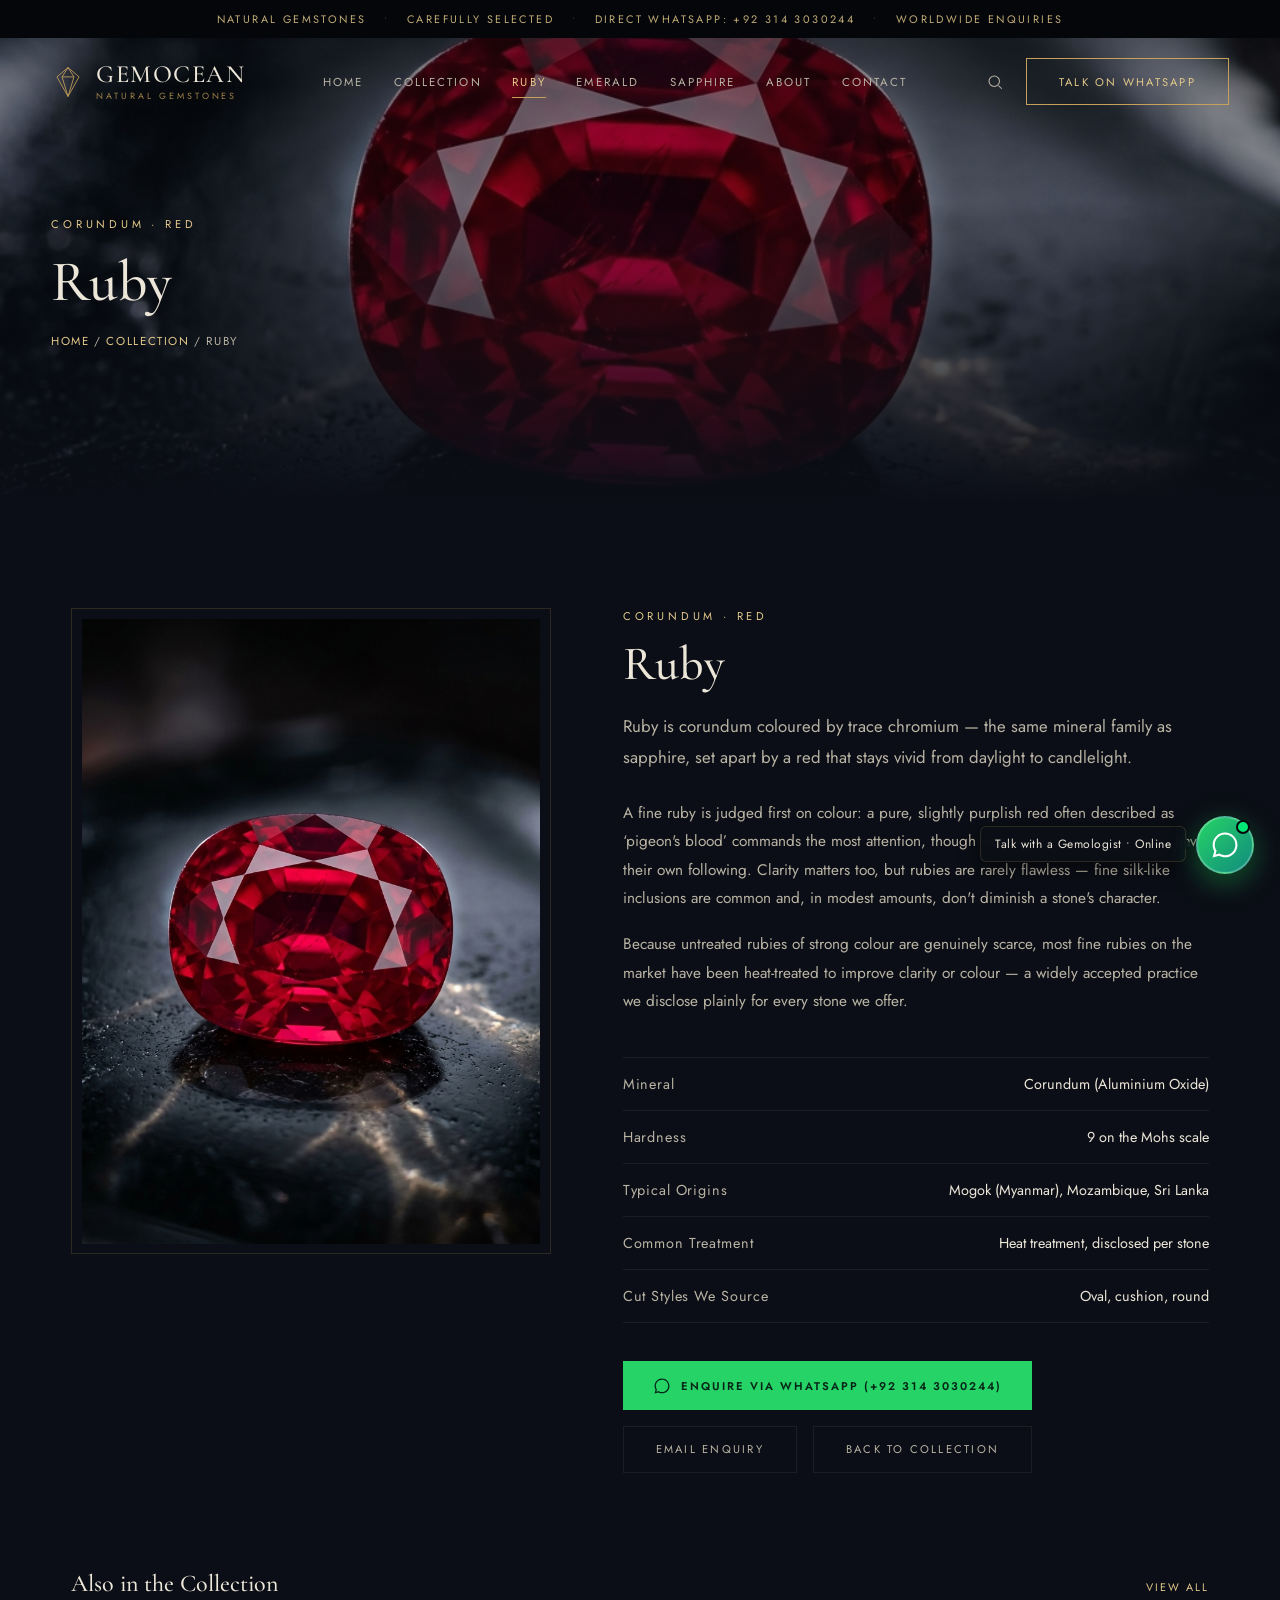
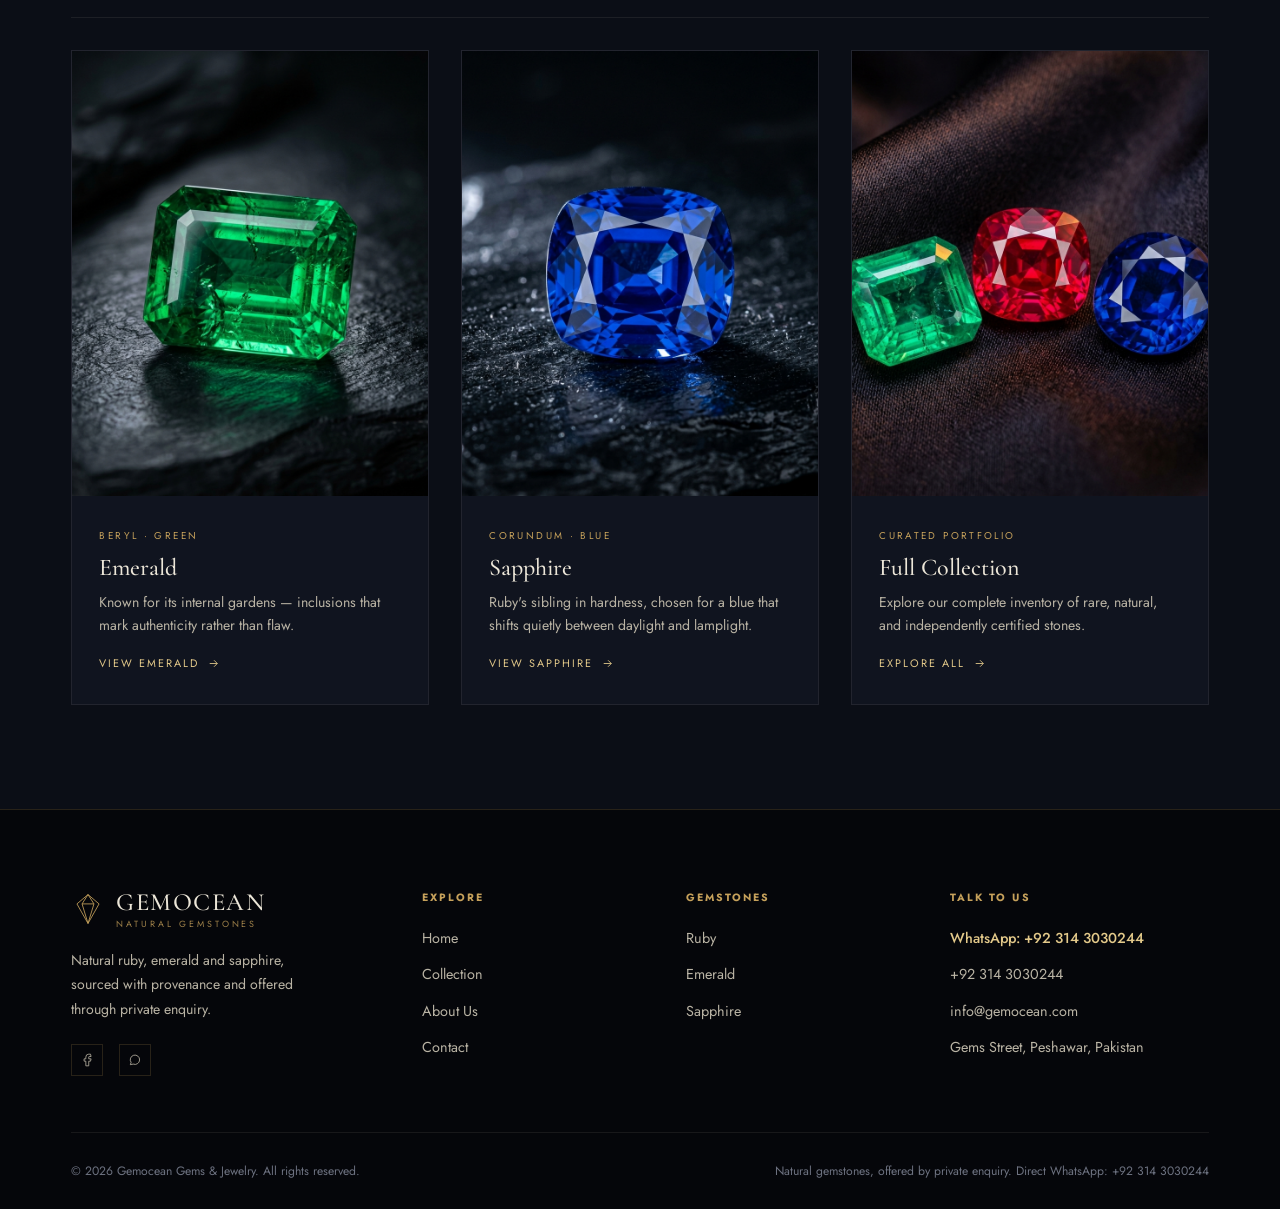
<file: ruby.html>
<!DOCTYPE html>
<html lang="en">
<head>
<meta charset="UTF-8">
<meta name="viewport" content="width=device-width, initial-scale=1.0, viewport-fit=cover">
<title>Natural Ruby Gemstones | Gemocean — Certified Corundum</title>
<meta name="description" content="Natural ruby gemstones from Gemocean — corundum prized for its saturated red (Pigeon's Blood), sourced from Burma, Mozambique & Sri Lanka. Enquire on WhatsApp +923143030244.">
<meta name="keywords" content="natural ruby, corundum red, pigeons blood ruby, burma ruby, mogok ruby, unheated ruby, ruby gemstone pakistan, buy natural ruby">
<link rel="canonical" href="https://www.gemocean.com/ruby.html">

<!-- Favicons & Google Search Icons -->
<link rel="icon" type="image/svg+xml" href="favicon.svg">
<link rel="icon" type="image/png" sizes="48x48" href="favicon-48x48.png">
<link rel="icon" type="image/png" sizes="32x32" href="favicon-32x32.png">
<link rel="icon" type="image/png" sizes="16x16" href="favicon-16x16.png">
<link rel="shortcut icon" href="favicon.ico">
<link rel="apple-touch-icon" sizes="180x180" href="apple-touch-icon.png">
<link rel="manifest" href="site.webmanifest">
<meta name="theme-color" content="#0b0e16">

<!-- Resource Hints & Performance -->
<link rel="preconnect" href="https://fonts.googleapis.com">
<link rel="preconnect" href="https://fonts.gstatic.com" crossorigin>
<link rel="preconnect" href="https://wa.me">
<link rel="dns-prefetch" href="https://wa.me">
<link rel="dns-prefetch" href="https://api.whatsapp.com">
<link href="https://fonts.googleapis.com/css2?family=Cormorant+Garamond:ital,wght@0,400;0,500;0,600;1,400&family=Jost:wght@300;400;500;600&display=swap" rel="stylesheet">
<link rel="stylesheet" href="css/style.css">

<!-- Open Graph -->
<meta property="og:type" content="product">
<meta property="og:title" content="Natural Ruby Gemstones | Gemocean">
<meta property="og:description" content="Natural ruby gemstones from Gemocean — corundum prized for its saturated red, offered through private enquiry on WhatsApp +923143030244.">
<meta property="og:url" content="https://www.gemocean.com/ruby.html">
<meta property="og:image" content="https://www.gemocean.com/assets/ruby.jpg">
<meta property="og:site_name" content="Gemocean">

<!-- Twitter Card -->
<meta name="twitter:card" content="summary_large_image">
<meta name="twitter:title" content="Natural Ruby Gemstones | Gemocean">
<meta name="twitter:description" content="Natural ruby gemstones from Gemocean — corundum prized for its saturated red, offered through private enquiry.">
<meta name="twitter:image" content="https://www.gemocean.com/assets/ruby.jpg">

<!-- Structured Data: Product & Breadcrumb -->
<script type="application/ld+json">
{
  "@context": "https://schema.org",
  "@graph": [
    {
      "@type": "Product",
      "@id": "https://www.gemocean.com/ruby.html#product",
      "name": "Natural Ruby Gemstone",
      "image": "https://www.gemocean.com/assets/ruby.jpg",
      "description": "Natural corundum ruby characterized by vivid saturation (Pigeon's Blood hues), sourced with provenance from Mogok, Mozambique, and Sri Lanka.",
      "category": "Gemstones > Natural Ruby",
      "brand": {
        "@type": "Brand",
        "name": "Gemocean"
      },
      "offers": {
        "@type": "Offer",
        "availability": "https://schema.org/InStock",
        "priceCurrency": "USD",
        "price": "Enquiry",
        "url": "https://www.gemocean.com/ruby.html",
        "seller": {
          "@type": "JewelryStore",
          "name": "Gemocean",
          "telephone": "+92-314-3030244"
        }
      }
    },
    {
      "@type": "BreadcrumbList",
      "itemListElement": [
        {"@type":"ListItem","position":1,"name":"Home","item":"https://www.gemocean.com/index.html"},
        {"@type":"ListItem","position":2,"name":"Collection","item":"https://www.gemocean.com/collection.html"},
        {"@type":"ListItem","position":3,"name":"Ruby","item":"https://www.gemocean.com/ruby.html"}
      ]
    }
  ]
}
</script>
</head>
<body data-page="ruby">

<header class="site-header" id="siteHeader">
  <div class="topbar">
    <div class="topbar-track">
      <span>Natural Gemstones</span><span class="dot">•</span>
      <span>Carefully Selected</span><span class="dot">•</span>
      <span>Direct WhatsApp: +92 314 3030244</span><span class="dot">•</span>
      <span>Worldwide Enquiries</span>
    </div>
  </div>
  <nav class="mainnav">
    <a href="index.html" class="brand" aria-label="Gemocean Home">
      <svg class="brand-mark" viewBox="0 0 40 40" fill="none" xmlns="http://www.w3.org/2000/svg">
        <path d="M20 3 L33 14 L20 37 L7 14 Z" stroke="#c6a15b" stroke-width="1" fill="none"/>
        <path d="M13 14 L27 14" stroke="#c6a15b" stroke-width="1"/>
        <path d="M20 3 L13 14 L20 37" stroke="#c6a15b" stroke-width="1"/>
        <path d="M20 3 L27 14 L20 37" stroke="#c6a15b" stroke-width="1"/>
      </svg>
      <span class="brand-text">
        <span class="brand-name">GEMOCEAN</span>
        <span class="brand-sub">Natural Gemstones</span>
      </span>
    </a>
    <div class="nav-links">
      <a href="index.html" data-nav="home">Home</a>
      <a href="collection.html" data-nav="collection">Collection</a>
      <a href="ruby.html" data-nav="ruby">Ruby</a>
      <a href="emerald.html" data-nav="emerald">Emerald</a>
      <a href="sapphire.html" data-nav="sapphire">Sapphire</a>
      <a href="about.html" data-nav="about">About</a>
      <a href="contact.html" data-nav="contact">Contact</a>
    </div>
    <div class="nav-actions">
      <button class="icon-btn search-desktop" aria-label="Search gemstones (Ctrl+K)" title="Search gemstones (Ctrl+K)">
        <svg viewBox="0 0 24 24" fill="none" stroke="currentColor" stroke-width="1.4"><circle cx="11" cy="11" r="7"/><path d="M21 21l-4.3-4.3"/></svg>
      </button>
      <a href="https://wa.me/923143030244?text=Hello%20Gemocean%2C%20I%20am%20enquiring%20about%20Natural%20Ruby%20gemstones." target="_blank" rel="noopener" class="btn">Talk on WhatsApp</a>
      <button class="hamburger" id="hamburgerBtn" aria-label="Open navigation menu"><span></span><span></span><span></span></button>
    </div>
  </nav>
</header>

<div class="scrim" id="scrim"></div>
<div class="mobile-panel" id="mobilePanel">
  <button class="btn ghost" style="width:100%; margin-bottom:1.5rem; text-align:left; display:flex; align-items:center; gap:0.6rem;" data-search-trigger>
    <svg width="16" height="16" viewBox="0 0 24 24" fill="none" stroke="currentColor" stroke-width="1.6"><circle cx="11" cy="11" r="7"/><path d="M21 21l-4.3-4.3"/></svg>
    Search Gemstones...
  </button>
  <a href="index.html" data-nav="home">Home</a>
  <a href="collection.html" data-nav="collection">Collection</a>
  <a href="ruby.html" data-nav="ruby">Ruby</a>
  <a href="emerald.html" data-nav="emerald">Emerald</a>
  <a href="sapphire.html" data-nav="sapphire">Sapphire</a>
  <a href="about.html" data-nav="about">About</a>
  <a href="contact.html" data-nav="contact">Contact</a>
  <a href="https://wa.me/923143030244?text=Hello%20Gemocean%2C%20I%20am%20enquiring%20about%20Natural%20Ruby%20gemstones." target="_blank" rel="noopener" class="btn-whatsapp-solid" style="margin-top:1.5rem; text-align:center;">
    <svg viewBox="0 0 24 24"><path d="M12.04 2C6.58 2 2.13 6.45 2.13 11.91C2.13 13.66 2.59 15.36 3.45 16.86L2.05 22L7.3 20.63C8.75 21.41 10.38 21.83 12.04 21.83C17.5 21.83 21.95 17.38 21.95 11.92C21.95 9.27 20.92 6.78 19.05 4.91C17.18 3.04 14.69 2 12.04 2M12.05 3.67C14.25 3.67 16.31 4.53 17.87 6.09C19.42 7.65 20.28 9.72 20.28 11.92C20.28 16.46 16.58 20.15 12.04 20.15C10.56 20.15 9.11 19.76 7.85 19.01L7.55 18.83L4.43 19.65L5.26 16.61L5.06 16.29C4.24 14.99 3.8 13.47 3.8 11.91C3.81 7.37 7.5 3.67 12.05 3.67Z"/></svg>
    Chat: +92 314 3030244
  </a>
</div>

<section class="page-hero">
  <div class="page-hero-bg" style="background-image:url('assets/ruby.jpg');" fetchpriority="high"></div>
  <div class="page-hero-content">
    <span class="eyebrow">Corundum · Red</span>
    <h1>Ruby</h1>
    <div class="crumb"><a href="index.html">Home</a> / <a href="collection.html">Collection</a> / Ruby</div>
  </div>
</section>

<section>
  <div class="wrap">
    <div class="detail-grid">
      <div class="img-frame reveal">
        <img src="assets/ruby.jpg" alt="Natural ruby gemstone with rich red saturation" width="500" height="625" decoding="async">
      </div>
      <div class="detail-copy reveal">
        <span class="eyebrow">Corundum · Red</span>
        <h2>Ruby</h2>
        <p class="lede">Ruby is corundum coloured by trace chromium — the same mineral family as sapphire, set apart by a red that stays vivid from daylight to candlelight.</p>
        <p class="body-text">A fine ruby is judged first on colour: a pure, slightly purplish red often described as ‘pigeon's blood’ commands the most attention, though warmer and cooler reds each have their own following. Clarity matters too, but rubies are rarely flawless — fine silk-like inclusions are common and, in modest amounts, don't diminish a stone's character.</p>
        <p class="body-text">Because untreated rubies of strong colour are genuinely scarce, most fine rubies on the market have been heat-treated to improve clarity or colour — a widely accepted practice we disclose plainly for every stone we offer.</p>

        <div class="spec-table">
          <div class="spec-row"><span class="k">Mineral</span><span class="v">Corundum (Aluminium Oxide)</span></div>
          <div class="spec-row"><span class="k">Hardness</span><span class="v">9 on the Mohs scale</span></div>
          <div class="spec-row"><span class="k">Typical Origins</span><span class="v">Mogok (Myanmar), Mozambique, Sri Lanka</span></div>
          <div class="spec-row"><span class="k">Common Treatment</span><span class="v">Heat treatment, disclosed per stone</span></div>
          <div class="spec-row"><span class="k">Cut Styles We Source</span><span class="v">Oval, cushion, round</span></div>
        </div>

        <div class="detail-actions">
          <a href="https://wa.me/923143030244?text=Hello%20Gemocean%2C%20I%20am%20enquiring%20about%20your%20Natural%20Ruby%20gemstones%20(sizes%2C%20origin%20%26%20pricing)." target="_blank" rel="noopener" class="btn-whatsapp-solid">
            <svg viewBox="0 0 24 24"><path d="M12.04 2C6.58 2 2.13 6.45 2.13 11.91C2.13 13.66 2.59 15.36 3.45 16.86L2.05 22L7.3 20.63C8.75 21.41 10.38 21.83 12.04 21.83C17.5 21.83 21.95 17.38 21.95 11.92C21.95 9.27 20.92 6.78 19.05 4.91C17.18 3.04 14.69 2 12.04 2M12.05 3.67C14.25 3.67 16.31 4.53 17.87 6.09C19.42 7.65 20.28 9.72 20.28 11.92C20.28 16.46 16.58 20.15 12.04 20.15C10.56 20.15 9.11 19.76 7.85 19.01L7.55 18.83L4.43 19.65L5.26 16.61L5.06 16.29C4.24 14.99 3.8 13.47 3.8 11.91C3.81 7.37 7.5 3.67 12.05 3.67Z"/></svg>
            Enquire via WhatsApp (+92 314 3030244)
          </a>
          <a href="contact.html" class="btn ghost">Email Enquiry</a>
          <a href="collection.html" class="btn ghost">Back to Collection</a>
        </div>
      </div>
    </div>

    <div class="related">
      <div class="related-head">
        <h2>Also in the Collection</h2>
        <a href="collection.html">View All</a>
      </div>
      <div class="gem-grid">
        <a href="emerald.html" class="gem-card reveal">
          <div class="img-wrap"><img src="assets/emerald.jpg" alt="Natural emerald gemstone" loading="lazy" decoding="async" width="400" height="500"></div>
          <div class="body">
            <span class="kicker">Beryl · Green</span>
            <h3>Emerald</h3>
            <p>Known for its internal gardens — inclusions that mark authenticity rather than flaw.</p>
            <span class="link">View Emerald <svg viewBox="0 0 24 24" fill="none" stroke="currentColor" stroke-width="1.6"><path d="M5 12h14M13 6l6 6-6 6"/></svg></span>
          </div>
        </a>
        <a href="sapphire.html" class="gem-card reveal">
          <div class="img-wrap"><img src="assets/sapphire.jpg" alt="Natural sapphire gemstone" loading="lazy" decoding="async" width="400" height="500"></div>
          <div class="body">
            <span class="kicker">Corundum · Blue</span>
            <h3>Sapphire</h3>
            <p>Ruby's sibling in hardness, chosen for a blue that shifts quietly between daylight and lamplight.</p>
            <span class="link">View Sapphire <svg viewBox="0 0 24 24" fill="none" stroke="currentColor" stroke-width="1.6"><path d="M5 12h14M13 6l6 6-6 6"/></svg></span>
          </div>
        </a>
        <a href="collection.html" class="gem-card reveal">
          <div class="img-wrap"><img src="assets/collection-trio.jpg" alt="Gemstone Trio Collection" loading="lazy" decoding="async" width="400" height="500"></div>
          <div class="body">
            <span class="kicker">Curated Portfolio</span>
            <h3>Full Collection</h3>
            <p>Explore our complete inventory of rare, natural, and independently certified stones.</p>
            <span class="link">Explore All <svg viewBox="0 0 24 24" fill="none" stroke="currentColor" stroke-width="1.6"><path d="M5 12h14M13 6l6 6-6 6"/></svg></span>
          </div>
        </a>
      </div>
    </div>
  </div>
</section>

<footer class="site-footer">
  <div class="wrap">
    <div class="footer-top">
      <div class="footer-brand">
        <a href="index.html" class="brand">
          <svg class="brand-mark" viewBox="0 0 40 40" fill="none" xmlns="http://www.w3.org/2000/svg">
            <path d="M20 3 L33 14 L20 37 L7 14 Z" stroke="#c6a15b" stroke-width="1" fill="none"/>
            <path d="M13 14 L27 14" stroke="#c6a15b" stroke-width="1"/>
            <path d="M20 3 L13 14 L20 37" stroke="#c6a15b" stroke-width="1"/>
            <path d="M20 3 L27 14 L20 37" stroke="#c6a15b" stroke-width="1"/>
          </svg>
          <span class="brand-text">
            <span class="brand-name">GEMOCEAN</span>
            <span class="brand-sub">Natural Gemstones</span>
          </span>
        </a>
        <p>Natural ruby, emerald and sapphire, sourced with provenance and offered through private enquiry.</p>
        <div class="footer-social">
          <a href="https://facebook.com/GEMS4U2020" target="_blank" rel="noopener" aria-label="Gemocean on Facebook"><svg viewBox="0 0 24 24" fill="none" stroke="currentColor" stroke-width="1.4"><path d="M18 2h-3a5 5 0 0 0-5 5v3H7v4h3v8h5v-8h3l1-4h-4V7a1 1 0 0 1 1-1h3z"/></svg></a>
          <a href="https://wa.me/923143030244" target="_blank" rel="noopener" aria-label="Chat with Gemocean on WhatsApp (+923143030244)"><svg viewBox="0 0 24 24" fill="none" stroke="currentColor" stroke-width="1.4"><path d="M4 20l1.3-3.9A8 8 0 1 1 8.9 19L4 20z"/></svg></a>
        </div>
      </div>
      <div class="footer-col">
        <h4>Explore</h4>
        <ul>
          <li><a href="index.html">Home</a></li>
          <li><a href="collection.html">Collection</a></li>
          <li><a href="about.html">About Us</a></li>
          <li><a href="contact.html">Contact</a></li>
        </ul>
      </div>
      <div class="footer-col">
        <h4>Gemstones</h4>
        <ul>
          <li><a href="ruby.html">Ruby</a></li>
          <li><a href="emerald.html">Emerald</a></li>
          <li><a href="sapphire.html">Sapphire</a></li>
        </ul>
      </div>
      <div class="footer-col">
        <h4>Talk to Us</h4>
        <ul>
          <li><a href="https://wa.me/923143030244" target="_blank" rel="noopener" style="color:var(--gold-soft); font-weight:500;">WhatsApp: +92 314 3030244</a></li>
          <li><a href="tel:+923143030244">+92 314 3030244</a></li>
          <li><a href="mailto:info@gemocean.com">info@gemocean.com</a></li>
          <li><a href="contact.html">Gems Street, Peshawar, Pakistan</a></li>
        </ul>
      </div>
    </div>
    <div class="footer-bottom">
      <span>© 2026 Gemocean Gems &amp; Jewelry. All rights reserved.</span>
      <span>Natural gemstones, offered by private enquiry. Direct WhatsApp: +92 314 3030244</span>
    </div>
  </div>
</footer>

<!-- ============ LIVE SEARCH MODAL ============ -->
<div class="search-modal-backdrop" id="searchModalBackdrop" role="dialog" aria-modal="true" aria-label="Search gemstones and collection">
  <div class="search-modal">
    <div class="search-bar">
      <svg class="search-bar-icon" viewBox="0 0 24 24" fill="none" stroke="currentColor" stroke-width="1.8"><circle cx="11" cy="11" r="7"/><path d="M21 21l-4.3-4.3"/></svg>
      <input type="text" id="searchInput" class="search-input" placeholder="Search ruby, emerald, sapphire, origin, cut..." autocomplete="off" spellcheck="false">
      <button class="search-clear" id="searchClear" aria-label="Clear search text">✕</button>
      <button class="search-close-btn" id="searchClose">ESC</button>
    </div>
    <div class="search-filters">
      <button class="search-filter-chip active" data-filter="all">All</button>
      <button class="search-filter-chip active" data-filter="ruby">Ruby</button>
      <button class="search-filter-chip" data-filter="emerald">Emerald</button>
      <button class="search-filter-chip" data-filter="sapphire">Sapphire</button>
      <button class="search-filter-chip" data-filter="origins">Origins</button>
      <button class="search-filter-chip" data-filter="guides">Guides</button>
    </div>
    <ul class="search-results-list" id="searchResultsList">
      <!-- Live Search Results loaded via JS -->
    </ul>
    <div class="search-footer">
      <div class="search-kbd-group">
        <span><span class="search-kbd">↑</span> <span class="search-kbd">↓</span> Navigate</span>
        <span><span class="search-kbd">↵</span> Select</span>
        <span><span class="search-kbd">ESC</span> Close</span>
      </div>
      <span>Instant Search</span>
    </div>
  </div>
</div>

<!-- ============ FLOATING WHATSAPP TALK WIDGET ============ -->
<div class="whatsapp-float-container" id="whatsappFloatContainer">
  <div class="whatsapp-tooltip">Talk with a Gemologist • Online</div>
  
  <div class="whatsapp-popup-card" id="whatsappPopupCard">
    <div class="whatsapp-popup-header">
      <div class="whatsapp-popup-header-info">
        <div class="whatsapp-popup-avatar">G</div>
        <div>
          <div class="whatsapp-popup-title">Gemocean Specialist</div>
          <div class="whatsapp-popup-status">Online • +92 314 3030244</div>
        </div>
      </div>
      <button class="whatsapp-popup-close" id="whatsappPopupClose" aria-label="Close WhatsApp chat popup">✕</button>
    </div>
    <div class="whatsapp-popup-body">
      <div class="whatsapp-popup-msg">
        Enquiring about natural ruby? Select an option or talk directly with our gemologist:
      </div>
      <div class="whatsapp-popup-options">
        <a href="#" class="whatsapp-quick-btn" data-wa-topic="ruby">
          <span>🔴 Enquire About Natural Ruby</span>
          <svg viewBox="0 0 24 24" fill="none" stroke-width="2"><path d="M5 12h14M12 5l7 7-7 7"/></svg>
        </a>
        <a href="#" class="whatsapp-quick-btn" data-wa-topic="certification">
          <span>📜 Ask for Lab Certification</span>
          <svg viewBox="0 0 24 24" fill="none" stroke-width="2"><path d="M5 12h14M12 5l7 7-7 7"/></svg>
        </a>
        <a href="#" class="whatsapp-quick-btn" data-wa-topic="custom">
          <span>💎 Bespoke Sourcing &amp; Cuts</span>
          <svg viewBox="0 0 24 24" fill="none" stroke-width="2"><path d="M5 12h14M12 5l7 7-7 7"/></svg>
        </a>
      </div>
      <a href="https://wa.me/923143030244?text=Hello%20Gemocean%2C%20I%20would%20like%20to%20enquire%20about%20Natural%20Ruby%20gemstones." target="_blank" rel="noopener" class="whatsapp-popup-direct">
        <svg width="16" height="16" viewBox="0 0 24 24" fill="currentColor"><path d="M12.04 2C6.58 2 2.13 6.45 2.13 11.91C2.13 13.66 2.59 15.36 3.45 16.86L2.05 22L7.3 20.63C8.75 21.41 10.38 21.83 12.04 21.83C17.5 21.83 21.95 17.38 21.95 11.92C21.95 9.27 20.92 6.78 19.05 4.91C17.18 3.04 14.69 2 12.04 2M12.05 3.67C14.25 3.67 16.31 4.53 17.87 6.09C19.42 7.65 20.28 9.72 20.28 11.92C20.28 16.46 16.58 20.15 12.04 20.15C10.56 20.15 9.11 19.76 7.85 19.01L7.55 18.83L4.43 19.65L5.26 16.61L5.06 16.29C4.24 14.99 3.8 13.47 3.8 11.91C3.81 7.37 7.5 3.67 12.05 3.67Z"/></svg>
        Open WhatsApp (+92 314 3030244)
      </a>
    </div>
  </div>

  <button class="whatsapp-float-btn" id="whatsappFloatBtn" aria-label="Talk with Gemologist on WhatsApp (+923143030244)">
    <span class="whatsapp-pulse"></span>
    <span class="whatsapp-badge-dot"></span>
    <svg viewBox="0 0 24 24"><path d="M12.04 2C6.58 2 2.13 6.45 2.13 11.91C2.13 13.66 2.59 15.36 3.45 16.86L2.05 22L7.3 20.63C8.75 21.41 10.38 21.83 12.04 21.83C17.5 21.83 21.95 17.38 21.95 11.92C21.95 9.27 20.92 6.78 19.05 4.91C17.18 3.04 14.69 2 12.04 2M12.05 3.67C14.25 3.67 16.31 4.53 17.87 6.09C19.42 7.65 20.28 9.72 20.28 11.92C20.28 16.46 16.58 20.15 12.04 20.15C10.56 20.15 9.11 19.76 7.85 19.01L7.55 18.83L4.43 19.65L5.26 16.61L5.06 16.29C4.24 14.99 3.8 13.47 3.8 11.91C3.81 7.37 7.5 3.67 12.05 3.67Z"/></svg>
  </button>
</div>

<script src="js/main.js"></script>
</body>
</html>
</file>
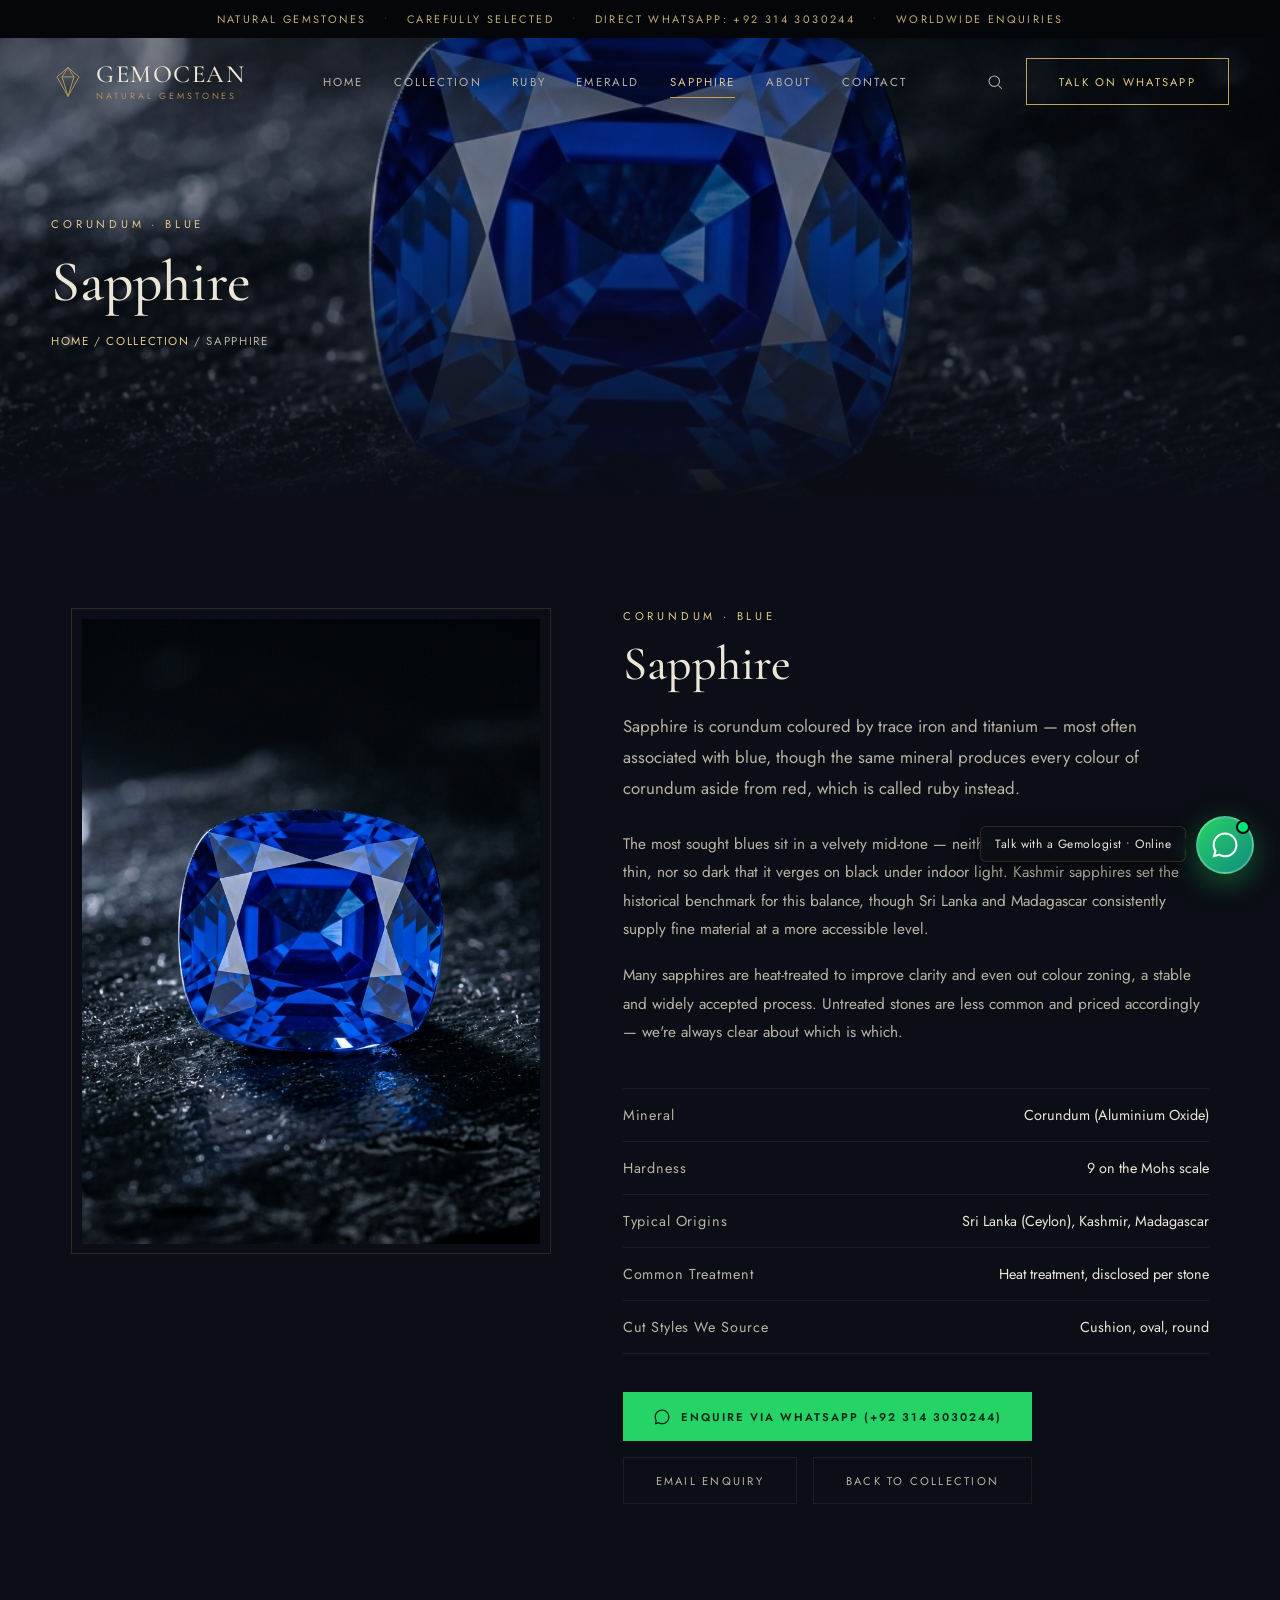
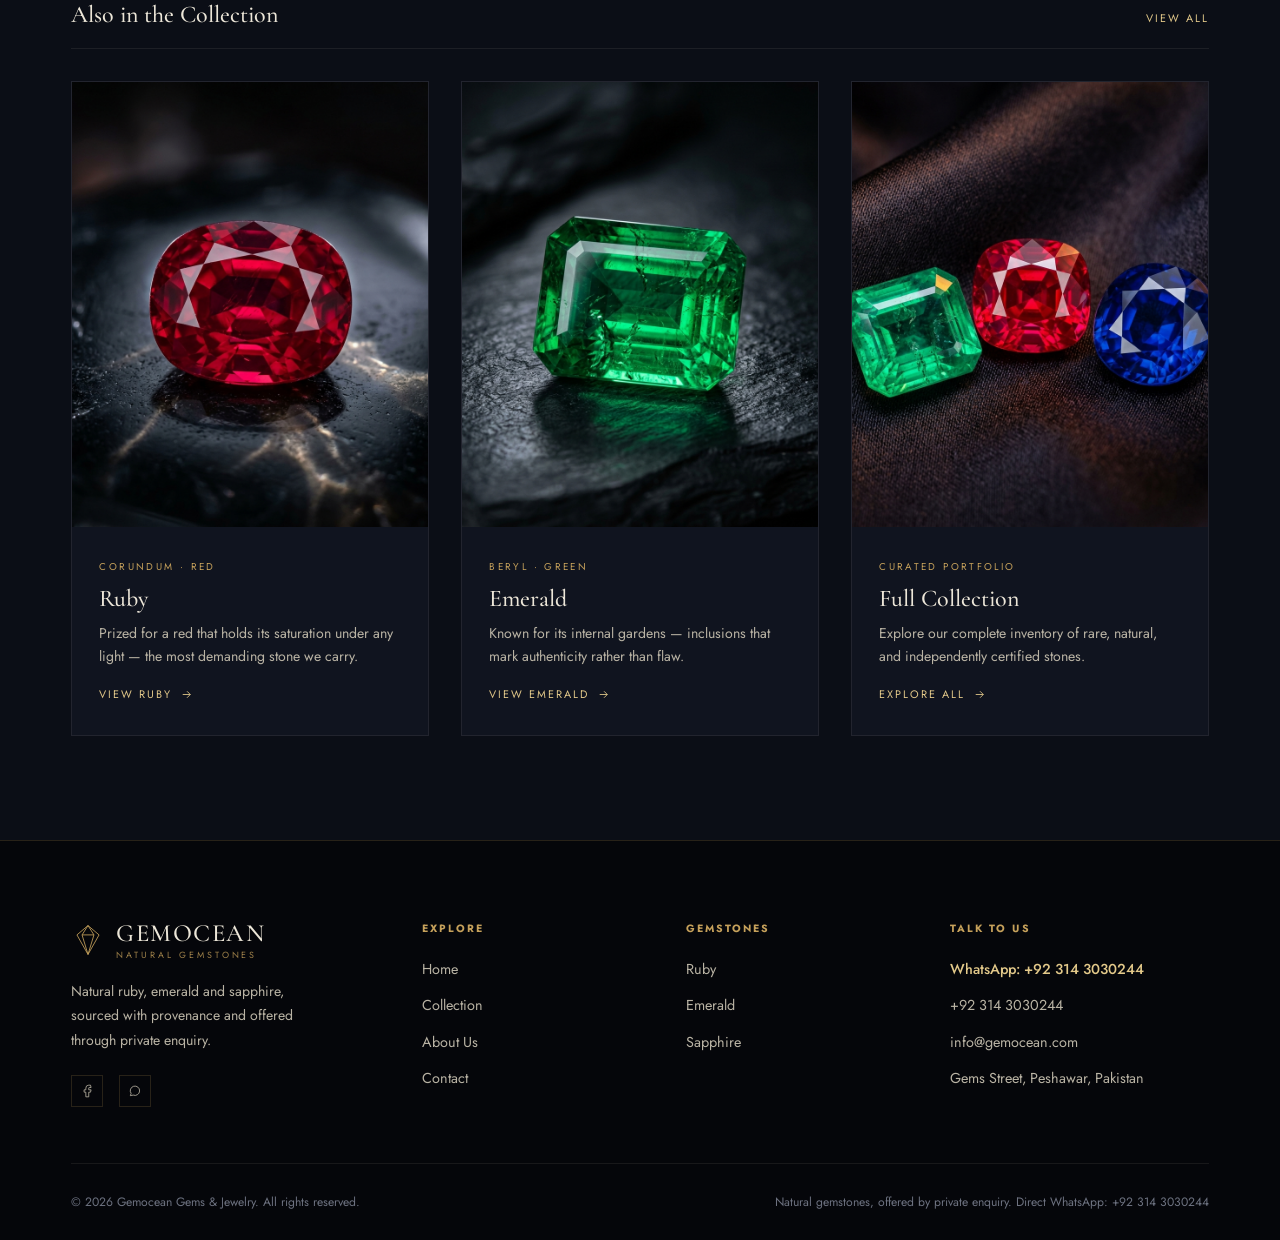
<file: sapphire.html>
<!DOCTYPE html>
<html lang="en">
<head>
<meta charset="UTF-8">
<meta name="viewport" content="width=device-width, initial-scale=1.0, viewport-fit=cover">
<title>Natural Sapphire Gemstones | Gemocean — Certified Blue Corundum</title>
<meta name="description" content="Natural sapphire gemstones from Gemocean — corundum in royal blue and cornflower tones, sourced from Sri Lanka (Ceylon), Kashmir & Madagascar. WhatsApp +923143030244.">
<meta name="keywords" content="natural sapphire, ceylon sapphire, kashmir sapphire, royal blue sapphire, cornflower sapphire, unheated blue sapphire, buy sapphire gemstone pakistan">
<link rel="canonical" href="https://www.gemocean.com/sapphire.html">

<!-- Favicons & Google Search Icons -->
<link rel="icon" type="image/svg+xml" href="favicon.svg">
<link rel="icon" type="image/png" sizes="48x48" href="favicon-48x48.png">
<link rel="icon" type="image/png" sizes="32x32" href="favicon-32x32.png">
<link rel="icon" type="image/png" sizes="16x16" href="favicon-16x16.png">
<link rel="shortcut icon" href="favicon.ico">
<link rel="apple-touch-icon" sizes="180x180" href="apple-touch-icon.png">
<link rel="manifest" href="site.webmanifest">
<meta name="theme-color" content="#0b0e16">

<!-- Resource Hints & Performance -->
<link rel="preconnect" href="https://fonts.googleapis.com">
<link rel="preconnect" href="https://fonts.gstatic.com" crossorigin>
<link rel="preconnect" href="https://wa.me">
<link rel="dns-prefetch" href="https://wa.me">
<link rel="dns-prefetch" href="https://api.whatsapp.com">
<link href="https://fonts.googleapis.com/css2?family=Cormorant+Garamond:ital,wght@0,400;0,500;0,600;1,400&family=Jost:wght@300;400;500;600&display=swap" rel="stylesheet">
<link rel="stylesheet" href="css/style.css">

<!-- Open Graph -->
<meta property="og:type" content="product">
<meta property="og:title" content="Natural Sapphire Gemstones | Gemocean">
<meta property="og:description" content="Natural sapphire gemstones from Gemocean — corundum in velvety blues, offered through private enquiry on WhatsApp: +923143030244.">
<meta property="og:url" content="https://www.gemocean.com/sapphire.html">
<meta property="og:image" content="https://www.gemocean.com/assets/sapphire.jpg">
<meta property="og:site_name" content="Gemocean">

<!-- Twitter Card -->
<meta name="twitter:card" content="summary_large_image">
<meta name="twitter:title" content="Natural Sapphire Gemstones | Gemocean">
<meta name="twitter:description" content="Natural sapphire gemstones from Gemocean — corundum in velvety blues, offered through private enquiry.">
<meta name="twitter:image" content="https://www.gemocean.com/assets/sapphire.jpg">

<!-- Structured Data -->
<script type="application/ld+json">
{
  "@context": "https://schema.org",
  "@graph": [
    {
      "@type": "Product",
      "@id": "https://www.gemocean.com/sapphire.html#product",
      "name": "Natural Sapphire Gemstone",
      "image": "https://www.gemocean.com/assets/sapphire.jpg",
      "description": "Natural corundum sapphire in velvety royal blue and cornflower mid-tones. Sourced with origin provenance from Sri Lanka (Ceylon), Kashmir, and Madagascar.",
      "category": "Gemstones > Natural Sapphire",
      "brand": {
        "@type": "Brand",
        "name": "Gemocean"
      },
      "offers": {
        "@type": "Offer",
        "availability": "https://schema.org/InStock",
        "priceCurrency": "USD",
        "price": "Enquiry",
        "url": "https://www.gemocean.com/sapphire.html",
        "seller": {
          "@type": "JewelryStore",
          "name": "Gemocean",
          "telephone": "+92-314-3030244"
        }
      }
    },
    {
      "@type": "BreadcrumbList",
      "itemListElement": [
        {"@type":"ListItem","position":1,"name":"Home","item":"https://www.gemocean.com/index.html"},
        {"@type":"ListItem","position":2,"name":"Collection","item":"https://www.gemocean.com/collection.html"},
        {"@type":"ListItem","position":3,"name":"Sapphire","item":"https://www.gemocean.com/sapphire.html"}
      ]
    }
  ]
}
</script>
</head>
<body data-page="sapphire">

<header class="site-header" id="siteHeader">
  <div class="topbar">
    <div class="topbar-track">
      <span>Natural Gemstones</span><span class="dot">•</span>
      <span>Carefully Selected</span><span class="dot">•</span>
      <span>Direct WhatsApp: +92 314 3030244</span><span class="dot">•</span>
      <span>Worldwide Enquiries</span>
    </div>
  </div>
  <nav class="mainnav">
    <a href="index.html" class="brand" aria-label="Gemocean Home">
      <svg class="brand-mark" viewBox="0 0 40 40" fill="none" xmlns="http://www.w3.org/2000/svg">
        <path d="M20 3 L33 14 L20 37 L7 14 Z" stroke="#c6a15b" stroke-width="1" fill="none"/>
        <path d="M13 14 L27 14" stroke="#c6a15b" stroke-width="1"/>
        <path d="M20 3 L13 14 L20 37" stroke="#c6a15b" stroke-width="1"/>
        <path d="M20 3 L27 14 L20 37" stroke="#c6a15b" stroke-width="1"/>
      </svg>
      <span class="brand-text">
        <span class="brand-name">GEMOCEAN</span>
        <span class="brand-sub">Natural Gemstones</span>
      </span>
    </a>
    <div class="nav-links">
      <a href="index.html" data-nav="home">Home</a>
      <a href="collection.html" data-nav="collection">Collection</a>
      <a href="ruby.html" data-nav="ruby">Ruby</a>
      <a href="emerald.html" data-nav="emerald">Emerald</a>
      <a href="sapphire.html" data-nav="sapphire">Sapphire</a>
      <a href="about.html" data-nav="about">About</a>
      <a href="contact.html" data-nav="contact">Contact</a>
    </div>
    <div class="nav-actions">
      <button class="icon-btn search-desktop" aria-label="Search gemstones (Ctrl+K)" title="Search gemstones (Ctrl+K)">
        <svg viewBox="0 0 24 24" fill="none" stroke="currentColor" stroke-width="1.4"><circle cx="11" cy="11" r="7"/><path d="M21 21l-4.3-4.3"/></svg>
      </button>
      <a href="https://wa.me/923143030244?text=Hello%20Gemocean%2C%20I%20am%20enquiring%20about%20Natural%20Sapphire%20gemstones." target="_blank" rel="noopener" class="btn">Talk on WhatsApp</a>
      <button class="hamburger" id="hamburgerBtn" aria-label="Open navigation menu"><span></span><span></span><span></span></button>
    </div>
  </nav>
</header>

<div class="scrim" id="scrim"></div>
<div class="mobile-panel" id="mobilePanel">
  <button class="btn ghost" style="width:100%; margin-bottom:1.5rem; text-align:left; display:flex; align-items:center; gap:0.6rem;" data-search-trigger>
    <svg width="16" height="16" viewBox="0 0 24 24" fill="none" stroke="currentColor" stroke-width="1.6"><circle cx="11" cy="11" r="7"/><path d="M21 21l-4.3-4.3"/></svg>
    Search Gemstones...
  </button>
  <a href="index.html" data-nav="home">Home</a>
  <a href="collection.html" data-nav="collection">Collection</a>
  <a href="ruby.html" data-nav="ruby">Ruby</a>
  <a href="emerald.html" data-nav="emerald">Emerald</a>
  <a href="sapphire.html" data-nav="sapphire">Sapphire</a>
  <a href="about.html" data-nav="about">About</a>
  <a href="contact.html" data-nav="contact">Contact</a>
  <a href="https://wa.me/923143030244?text=Hello%20Gemocean%2C%20I%20am%20enquiring%20about%20Natural%20Sapphire%20gemstones." target="_blank" rel="noopener" class="btn-whatsapp-solid" style="margin-top:1.5rem; text-align:center;">
    <svg viewBox="0 0 24 24"><path d="M12.04 2C6.58 2 2.13 6.45 2.13 11.91C2.13 13.66 2.59 15.36 3.45 16.86L2.05 22L7.3 20.63C8.75 21.41 10.38 21.83 12.04 21.83C17.5 21.83 21.95 17.38 21.95 11.92C21.95 9.27 20.92 6.78 19.05 4.91C17.18 3.04 14.69 2 12.04 2M12.05 3.67C14.25 3.67 16.31 4.53 17.87 6.09C19.42 7.65 20.28 9.72 20.28 11.92C20.28 16.46 16.58 20.15 12.04 20.15C10.56 20.15 9.11 19.76 7.85 19.01L7.55 18.83L4.43 19.65L5.26 16.61L5.06 16.29C4.24 14.99 3.8 13.47 3.8 11.91C3.81 7.37 7.5 3.67 12.05 3.67Z"/></svg>
    Chat: +92 314 3030244
  </a>
</div>

<section class="page-hero">
  <div class="page-hero-bg" style="background-image:url('assets/sapphire.jpg');" fetchpriority="high"></div>
  <div class="page-hero-content">
    <span class="eyebrow">Corundum · Blue</span>
    <h1>Sapphire</h1>
    <div class="crumb"><a href="index.html">Home</a> / <a href="collection.html">Collection</a> / Sapphire</div>
  </div>
</section>

<section>
  <div class="wrap">
    <div class="detail-grid">
      <div class="img-frame reveal">
        <img src="assets/sapphire.jpg" alt="Natural blue sapphire gemstone" width="500" height="625" decoding="async">
      </div>
      <div class="detail-copy reveal">
        <span class="eyebrow">Corundum · Blue</span>
        <h2>Sapphire</h2>
        <p class="lede">Sapphire is corundum coloured by trace iron and titanium — most often associated with blue, though the same mineral produces every colour of corundum aside from red, which is called ruby instead.</p>
        <p class="body-text">The most sought blues sit in a velvety mid-tone — neither so pale that the colour reads thin, nor so dark that it verges on black under indoor light. Kashmir sapphires set the historical benchmark for this balance, though Sri Lanka and Madagascar consistently supply fine material at a more accessible level.</p>
        <p class="body-text">Many sapphires are heat-treated to improve clarity and even out colour zoning, a stable and widely accepted process. Untreated stones are less common and priced accordingly — we're always clear about which is which.</p>

        <div class="spec-table">
          <div class="spec-row"><span class="k">Mineral</span><span class="v">Corundum (Aluminium Oxide)</span></div>
          <div class="spec-row"><span class="k">Hardness</span><span class="v">9 on the Mohs scale</span></div>
          <div class="spec-row"><span class="k">Typical Origins</span><span class="v">Sri Lanka (Ceylon), Kashmir, Madagascar</span></div>
          <div class="spec-row"><span class="k">Common Treatment</span><span class="v">Heat treatment, disclosed per stone</span></div>
          <div class="spec-row"><span class="k">Cut Styles We Source</span><span class="v">Cushion, oval, round</span></div>
        </div>

        <div class="detail-actions">
          <a href="https://wa.me/923143030244?text=Hello%20Gemocean%2C%20I%20am%20enquiring%20about%20your%20Natural%20Sapphire%20gemstones%20(Ceylon%2C%20Kashmir%2C%20carat%20weights%20%26%20pricing)." target="_blank" rel="noopener" class="btn-whatsapp-solid">
            <svg viewBox="0 0 24 24"><path d="M12.04 2C6.58 2 2.13 6.45 2.13 11.91C2.13 13.66 2.59 15.36 3.45 16.86L2.05 22L7.3 20.63C8.75 21.41 10.38 21.83 12.04 21.83C17.5 21.83 21.95 17.38 21.95 11.92C21.95 9.27 20.92 6.78 19.05 4.91C17.18 3.04 14.69 2 12.04 2M12.05 3.67C14.25 3.67 16.31 4.53 17.87 6.09C19.42 7.65 20.28 9.72 20.28 11.92C20.28 16.46 16.58 20.15 12.04 20.15C10.56 20.15 9.11 19.76 7.85 19.01L7.55 18.83L4.43 19.65L5.26 16.61L5.06 16.29C4.24 14.99 3.8 13.47 3.8 11.91C3.81 7.37 7.5 3.67 12.05 3.67Z"/></svg>
            Enquire via WhatsApp (+92 314 3030244)
          </a>
          <a href="contact.html" class="btn ghost">Email Enquiry</a>
          <a href="collection.html" class="btn ghost">Back to Collection</a>
        </div>
      </div>
    </div>

    <div class="related">
      <div class="related-head">
        <h2>Also in the Collection</h2>
        <a href="collection.html">View All</a>
      </div>
      <div class="gem-grid">
        <a href="ruby.html" class="gem-card reveal">
          <div class="img-wrap"><img src="assets/ruby.jpg" alt="Natural ruby gemstone" loading="lazy" decoding="async" width="400" height="500"></div>
          <div class="body">
            <span class="kicker">Corundum · Red</span>
            <h3>Ruby</h3>
            <p>Prized for a red that holds its saturation under any light — the most demanding stone we carry.</p>
            <span class="link">View Ruby <svg viewBox="0 0 24 24" fill="none" stroke="currentColor" stroke-width="1.6"><path d="M5 12h14M13 6l6 6-6 6"/></svg></span>
          </div>
        </a>
        <a href="emerald.html" class="gem-card reveal">
          <div class="img-wrap"><img src="assets/emerald.jpg" alt="Natural emerald gemstone" loading="lazy" decoding="async" width="400" height="500"></div>
          <div class="body">
            <span class="kicker">Beryl · Green</span>
            <h3>Emerald</h3>
            <p>Known for its internal gardens — inclusions that mark authenticity rather than flaw.</p>
            <span class="link">View Emerald <svg viewBox="0 0 24 24" fill="none" stroke="currentColor" stroke-width="1.6"><path d="M5 12h14M13 6l6 6-6 6"/></svg></span>
          </div>
        </a>
        <a href="collection.html" class="gem-card reveal">
          <div class="img-wrap"><img src="assets/collection-trio.jpg" alt="Gemstone Trio Collection" loading="lazy" decoding="async" width="400" height="500"></div>
          <div class="body">
            <span class="kicker">Curated Portfolio</span>
            <h3>Full Collection</h3>
            <p>Explore our complete inventory of rare, natural, and independently certified stones.</p>
            <span class="link">Explore All <svg viewBox="0 0 24 24" fill="none" stroke="currentColor" stroke-width="1.6"><path d="M5 12h14M13 6l6 6-6 6"/></svg></span>
          </div>
        </a>
      </div>
    </div>
  </div>
</section>

<footer class="site-footer">
  <div class="wrap">
    <div class="footer-top">
      <div class="footer-brand">
        <a href="index.html" class="brand">
          <svg class="brand-mark" viewBox="0 0 40 40" fill="none" xmlns="http://www.w3.org/2000/svg">
            <path d="M20 3 L33 14 L20 37 L7 14 Z" stroke="#c6a15b" stroke-width="1" fill="none"/>
            <path d="M13 14 L27 14" stroke="#c6a15b" stroke-width="1"/>
            <path d="M20 3 L13 14 L20 37" stroke="#c6a15b" stroke-width="1"/>
            <path d="M20 3 L27 14 L20 37" stroke="#c6a15b" stroke-width="1"/>
          </svg>
          <span class="brand-text">
            <span class="brand-name">GEMOCEAN</span>
            <span class="brand-sub">Natural Gemstones</span>
          </span>
        </a>
        <p>Natural ruby, emerald and sapphire, sourced with provenance and offered through private enquiry.</p>
        <div class="footer-social">
          <a href="https://facebook.com/GEMS4U2020" target="_blank" rel="noopener" aria-label="Gemocean on Facebook"><svg viewBox="0 0 24 24" fill="none" stroke="currentColor" stroke-width="1.4"><path d="M18 2h-3a5 5 0 0 0-5 5v3H7v4h3v8h5v-8h3l1-4h-4V7a1 1 0 0 1 1-1h3z"/></svg></a>
          <a href="https://wa.me/923143030244" target="_blank" rel="noopener" aria-label="Chat with Gemocean on WhatsApp (+923143030244)"><svg viewBox="0 0 24 24" fill="none" stroke="currentColor" stroke-width="1.4"><path d="M4 20l1.3-3.9A8 8 0 1 1 8.9 19L4 20z"/></svg></a>
        </div>
      </div>
      <div class="footer-col">
        <h4>Explore</h4>
        <ul>
          <li><a href="index.html">Home</a></li>
          <li><a href="collection.html">Collection</a></li>
          <li><a href="about.html">About Us</a></li>
          <li><a href="contact.html">Contact</a></li>
        </ul>
      </div>
      <div class="footer-col">
        <h4>Gemstones</h4>
        <ul>
          <li><a href="ruby.html">Ruby</a></li>
          <li><a href="emerald.html">Emerald</a></li>
          <li><a href="sapphire.html">Sapphire</a></li>
        </ul>
      </div>
      <div class="footer-col">
        <h4>Talk to Us</h4>
        <ul>
          <li><a href="https://wa.me/923143030244" target="_blank" rel="noopener" style="color:var(--gold-soft); font-weight:500;">WhatsApp: +92 314 3030244</a></li>
          <li><a href="tel:+923143030244">+92 314 3030244</a></li>
          <li><a href="mailto:info@gemocean.com">info@gemocean.com</a></li>
          <li><a href="contact.html">Gems Street, Peshawar, Pakistan</a></li>
        </ul>
      </div>
    </div>
    <div class="footer-bottom">
      <span>© 2026 Gemocean Gems &amp; Jewelry. All rights reserved.</span>
      <span>Natural gemstones, offered by private enquiry. Direct WhatsApp: +92 314 3030244</span>
    </div>
  </div>
</footer>

<!-- ============ LIVE SEARCH MODAL ============ -->
<div class="search-modal-backdrop" id="searchModalBackdrop" role="dialog" aria-modal="true" aria-label="Search gemstones and collection">
  <div class="search-modal">
    <div class="search-bar">
      <svg class="search-bar-icon" viewBox="0 0 24 24" fill="none" stroke="currentColor" stroke-width="1.8"><circle cx="11" cy="11" r="7"/><path d="M21 21l-4.3-4.3"/></svg>
      <input type="text" id="searchInput" class="search-input" placeholder="Search ruby, emerald, sapphire, origin, cut..." autocomplete="off" spellcheck="false">
      <button class="search-clear" id="searchClear" aria-label="Clear search text">✕</button>
      <button class="search-close-btn" id="searchClose">ESC</button>
    </div>
    <div class="search-filters">
      <button class="search-filter-chip active" data-filter="all">All</button>
      <button class="search-filter-chip" data-filter="ruby">Ruby</button>
      <button class="search-filter-chip" data-filter="emerald">Emerald</button>
      <button class="search-filter-chip active" data-filter="sapphire">Sapphire</button>
      <button class="search-filter-chip" data-filter="origins">Origins</button>
      <button class="search-filter-chip" data-filter="guides">Guides</button>
    </div>
    <ul class="search-results-list" id="searchResultsList">
      <!-- Live Search Results loaded via JS -->
    </ul>
    <div class="search-footer">
      <div class="search-kbd-group">
        <span><span class="search-kbd">↑</span> <span class="search-kbd">↓</span> Navigate</span>
        <span><span class="search-kbd">↵</span> Select</span>
        <span><span class="search-kbd">ESC</span> Close</span>
      </div>
      <span>Instant Search</span>
    </div>
  </div>
</div>

<!-- ============ FLOATING WHATSAPP TALK WIDGET ============ -->
<div class="whatsapp-float-container" id="whatsappFloatContainer">
  <div class="whatsapp-tooltip">Talk with a Gemologist • Online</div>
  
  <div class="whatsapp-popup-card" id="whatsappPopupCard">
    <div class="whatsapp-popup-header">
      <div class="whatsapp-popup-header-info">
        <div class="whatsapp-popup-avatar">G</div>
        <div>
          <div class="whatsapp-popup-title">Gemocean Specialist</div>
          <div class="whatsapp-popup-status">Online • +92 314 3030244</div>
        </div>
      </div>
      <button class="whatsapp-popup-close" id="whatsappPopupClose" aria-label="Close WhatsApp chat popup">✕</button>
    </div>
    <div class="whatsapp-popup-body">
      <div class="whatsapp-popup-msg">
        Enquiring about natural sapphire? Select an option or talk directly with our gemologist:
      </div>
      <div class="whatsapp-popup-options">
        <a href="#" class="whatsapp-quick-btn" data-wa-topic="sapphire">
          <span>🔵 Enquire About Natural Sapphire</span>
          <svg viewBox="0 0 24 24" fill="none" stroke-width="2"><path d="M5 12h14M12 5l7 7-7 7"/></svg>
        </a>
        <a href="#" class="whatsapp-quick-btn" data-wa-topic="certification">
          <span>📜 Lab Reports &amp; Origin Provenance</span>
          <svg viewBox="0 0 24 24" fill="none" stroke-width="2"><path d="M5 12h14M12 5l7 7-7 7"/></svg>
        </a>
        <a href="#" class="whatsapp-quick-btn" data-wa-topic="custom">
          <span>💎 Ceylon, Kashmir &amp; Madagascar Blues</span>
          <svg viewBox="0 0 24 24" fill="none" stroke-width="2"><path d="M5 12h14M12 5l7 7-7 7"/></svg>
        </a>
      </div>
      <a href="https://wa.me/923143030244?text=Hello%20Gemocean%2C%20I%20would%20like%20to%20enquire%20about%20Natural%20Sapphire%20gemstones." target="_blank" rel="noopener" class="whatsapp-popup-direct">
        <svg width="16" height="16" viewBox="0 0 24 24" fill="currentColor"><path d="M12.04 2C6.58 2 2.13 6.45 2.13 11.91C2.13 13.66 2.59 15.36 3.45 16.86L2.05 22L7.3 20.63C8.75 21.41 10.38 21.83 12.04 21.83C17.5 21.83 21.95 17.38 21.95 11.92C21.95 9.27 20.92 6.78 19.05 4.91C17.18 3.04 14.69 2 12.04 2M12.05 3.67C14.25 3.67 16.31 4.53 17.87 6.09C19.42 7.65 20.28 9.72 20.28 11.92C20.28 16.46 16.58 20.15 12.04 20.15C10.56 20.15 9.11 19.76 7.85 19.01L7.55 18.83L4.43 19.65L5.26 16.61L5.06 16.29C4.24 14.99 3.8 13.47 3.8 11.91C3.81 7.37 7.5 3.67 12.05 3.67Z"/></svg>
        Open WhatsApp (+92 314 3030244)
      </a>
    </div>
  </div>

  <button class="whatsapp-float-btn" id="whatsappFloatBtn" aria-label="Talk with Gemologist on WhatsApp (+923143030244)">
    <span class="whatsapp-pulse"></span>
    <span class="whatsapp-badge-dot"></span>
    <svg viewBox="0 0 24 24"><path d="M12.04 2C6.58 2 2.13 6.45 2.13 11.91C2.13 13.66 2.59 15.36 3.45 16.86L2.05 22L7.3 20.63C8.75 21.41 10.38 21.83 12.04 21.83C17.5 21.83 21.95 17.38 21.95 11.92C21.95 9.27 20.92 6.78 19.05 4.91C17.18 3.04 14.69 2 12.04 2M12.05 3.67C14.25 3.67 16.31 4.53 17.87 6.09C19.42 7.65 20.28 9.72 20.28 11.92C20.28 16.46 16.58 20.15 12.04 20.15C10.56 20.15 9.11 19.76 7.85 19.01L7.55 18.83L4.43 19.65L5.26 16.61L5.06 16.29C4.24 14.99 3.8 13.47 3.8 11.91C3.81 7.37 7.5 3.67 12.05 3.67Z"/></svg>
  </button>
</div>

<script src="js/main.js"></script>
</body>
</html>
</file>
<file: css/style.css>
/* ==========================================================================
   GEMOCEAN — Design System & Site Styles
   Vanilla CSS. No frameworks.
   ========================================================================== */

:root{
  --black:        #05060a;
  --navy:         #0b0e16;
  --navy-2:       #10141f;
  --navy-3:       #151a27;
  --ivory:        #ece6d8;
  --ivory-dim:    #b9b3a4;
  --gold:         #c6a15b;
  --gold-soft:    #e3c98a;
  --hairline:     rgba(198,161,91,0.18);
  --hairline-soft:rgba(236,230,216,0.08);
  --slate:        #6d7280;

  --serif: 'Cormorant Garamond', Georgia, serif;
  --sans:  'Jost', 'Helvetica Neue', Arial, sans-serif;

  --topbar-h: 38px;
  --nav-h: 88px;
  --nav-h-scrolled: 68px;

  --container: 1240px;
}

*{ margin:0; padding:0; box-sizing:border-box; }
html{ scroll-behavior:smooth; }
body{
  background:var(--navy);
  color:var(--ivory);
  font-family:var(--sans);
  -webkit-font-smoothing:antialiased;
  overflow-x:hidden;
}
a{ color:inherit; text-decoration:none; }
button{ font-family:inherit; cursor:pointer; }
img{ display:block; max-width:100%; }
ul{ list-style:none; }

@media (prefers-reduced-motion: reduce){
  *{ animation-duration:0.001ms !important; transition-duration:0.001ms !important; scroll-behavior:auto !important; }
}

:focus-visible{
  outline:1px solid var(--gold-soft);
  outline-offset:3px;
}

.wrap{
  max-width:var(--container);
  margin:0 auto;
  padding:0 clamp(1.25rem, 4vw, 3.5rem);
}

.eyebrow{
  font-size:0.7rem;
  letter-spacing:0.34em;
  text-transform:uppercase;
  color:var(--gold-soft);
}

.section-head{
  max-width:640px;
  margin-bottom:3rem;
}
.section-head h2{
  font-family:var(--serif);
  font-weight:500;
  font-size:clamp(1.9rem, 3.4vw, 2.7rem);
  line-height:1.15;
  margin-top:0.9rem;
  color:var(--ivory);
}
.section-head p{
  margin-top:1rem;
  color:var(--ivory-dim);
  font-size:0.98rem;
  line-height:1.7;
  max-width:52ch;
}
.section-head.center{ margin-left:auto; margin-right:auto; text-align:center; }
.section-head.center p{ margin-left:auto; margin-right:auto; }

.btn{
  display:inline-block;
  border:1px solid var(--gold);
  background:transparent;
  color:var(--gold-soft);
  font-size:0.7rem;
  letter-spacing:0.2em;
  text-transform:uppercase;
  padding:0.9rem 2rem;
  transition:background 280ms ease, color 280ms ease, box-shadow 280ms ease;
}
.btn:hover{
  background:var(--gold);
  color:var(--black);
  box-shadow:0 4px 22px -6px rgba(198,161,91,0.55);
}
.btn.ghost{
  border-color:var(--hairline-soft);
  color:var(--ivory-dim);
}
.btn.ghost:hover{
  background:transparent;
  color:var(--ivory);
  border-color:var(--ivory-dim);
  box-shadow:none;
}

/* ==========================================================================
   HEADER
   ========================================================================== */
.site-header{
  position:fixed;
  top:0; left:0; right:0;
  z-index:100;
  transition:background 420ms ease, backdrop-filter 420ms ease, box-shadow 420ms ease, border-color 420ms ease;
}

.topbar{
  height:var(--topbar-h);
  background:var(--black);
  display:flex;
  align-items:center;
  justify-content:center;
  overflow:hidden;
  transition:height 420ms ease, opacity 420ms ease;
}
.topbar-track{
  display:flex;
  align-items:center;
  gap:1.1rem;
  font-weight:400;
  font-size:0.68rem;
  letter-spacing:0.22em;
  text-transform:uppercase;
  color:var(--gold-soft);
  opacity:0.85;
  white-space:nowrap;
}
.topbar-track .dot{ color:var(--gold); opacity:0.55; font-size:0.6rem; }
.site-header.scrolled .topbar{ height:0; opacity:0; }

.mainnav{
  height:var(--nav-h);
  display:flex;
  align-items:center;
  justify-content:space-between;
  padding:0 clamp(1.25rem, 4vw, 3.5rem);
  background:transparent;
  border-bottom:1px solid transparent;
  transition:height 420ms ease, background 420ms ease, border-color 420ms ease;
}
.site-header.scrolled .mainnav{
  height:var(--nav-h-scrolled);
  background:rgba(5,6,10,0.72);
  backdrop-filter:blur(14px) saturate(140%);
  -webkit-backdrop-filter:blur(14px) saturate(140%);
  border-bottom:1px solid var(--hairline);
  box-shadow:0 12px 32px -18px rgba(0,0,0,0.6);
}

.brand{ display:flex; align-items:center; gap:0.7rem; }
.brand-mark{ width:34px; height:34px; flex-shrink:0; transition:transform 420ms ease; }
.site-header.scrolled .brand-mark{ transform:scale(0.88); }
.brand-text{ display:flex; flex-direction:column; line-height:1; }
.brand-name{
  font-family:var(--serif);
  font-weight:500;
  font-size:1.55rem;
  letter-spacing:0.06em;
  color:var(--ivory);
}
.brand-sub{
  margin-top:5px;
  font-size:0.56rem;
  letter-spacing:0.32em;
  text-transform:uppercase;
  color:var(--gold);
  opacity:0.8;
}

.nav-links{ display:flex; align-items:center; gap:clamp(1.1rem, 2.4vw, 2.5rem); }
.nav-links a{
  position:relative;
  font-size:0.72rem;
  font-weight:400;
  letter-spacing:0.18em;
  text-transform:uppercase;
  color:var(--ivory-dim);
  padding:0.4rem 0;
  transition:color 250ms ease;
}
.nav-links a::after{
  content:'';
  position:absolute; left:0; right:0; bottom:-2px;
  height:1px; background:var(--gold);
  transform:scaleX(0); transform-origin:center;
  transition:transform 300ms ease;
}
.nav-links a:hover{ color:var(--ivory); }
.nav-links a:hover::after{ transform:scaleX(1); }
.nav-links a.active{ color:var(--gold-soft); }
.nav-links a.active::after{ transform:scaleX(1); }

.nav-actions{ display:flex; align-items:center; gap:1.3rem; }
.icon-btn{
  background:none; border:none; color:var(--ivory-dim);
  width:20px; height:20px; display:flex; align-items:center; justify-content:center;
  transition:color 250ms ease;
}
.icon-btn:hover{ color:var(--gold-soft); }
.icon-btn svg{ width:18px; height:18px; }

.hamburger{
  display:none; background:none; border:none; width:26px; height:18px; position:relative;
}
.hamburger span{
  position:absolute; left:0; right:0; height:1px; background:var(--ivory);
  transition:transform 320ms ease, opacity 320ms ease, top 320ms ease;
}
.hamburger span:nth-child(1){ top:0; }
.hamburger span:nth-child(2){ top:8px; }
.hamburger span:nth-child(3){ top:16px; }
.hamburger.open span:nth-child(1){ top:8px; transform:rotate(45deg); }
.hamburger.open span:nth-child(2){ opacity:0; }
.hamburger.open span:nth-child(3){ top:8px; transform:rotate(-45deg); }

@media (max-width:860px){
  .nav-links{ display:none; }
  .icon-btn.search-desktop{ display:flex; }
  .hamburger{ display:block; }
  :root{ --nav-h:72px; --nav-h-scrolled:60px; }
  .brand-name{ font-size:1.28rem; }
}

.mobile-panel{
  position:fixed; top:0; right:0; height:100vh; width:min(78vw, 320px);
  background:var(--black); border-left:1px solid var(--hairline); z-index:99;
  display:flex; flex-direction:column;
  padding:calc(var(--nav-h-scrolled) + 1.5rem) 2rem 2rem;
  transform:translateX(100%);
  transition:transform 460ms cubic-bezier(.2,.9,.2,1);
}
.mobile-panel.open{ transform:translateX(0); }
.mobile-panel a{
  display:block; font-family:var(--serif); font-size:1.4rem; font-weight:500;
  letter-spacing:0.02em; color:var(--ivory); padding:0.85rem 0;
  border-bottom:1px solid var(--hairline-soft);
  opacity:0; transform:translateY(10px);
  transition:opacity 420ms ease, transform 420ms ease, color 250ms ease;
}
.mobile-panel a.active{ color:var(--gold-soft); }
.mobile-panel.open a{ opacity:1; transform:translateY(0); }
.mobile-panel.open a:nth-child(1){ transition-delay:80ms; }
.mobile-panel.open a:nth-child(2){ transition-delay:130ms; }
.mobile-panel.open a:nth-child(3){ transition-delay:180ms; }
.mobile-panel.open a:nth-child(4){ transition-delay:230ms; }
.mobile-panel.open a:nth-child(5){ transition-delay:280ms; }
.mobile-panel.open a:nth-child(6){ transition-delay:330ms; }
.mobile-panel.open a:nth-child(7){ transition-delay:380ms; }
.mobile-panel .btn{
  margin-top:1.6rem; text-align:center;
  opacity:0; transform:translateY(10px);
  transition:opacity 420ms ease 430ms, transform 420ms ease 430ms, background 280ms ease, color 280ms ease;
}
.mobile-panel.open .btn{ opacity:1; transform:translateY(0); }

.scrim{
  position:fixed; inset:0; background:rgba(0,0,0,0.55); backdrop-filter:blur(2px);
  z-index:98; opacity:0; pointer-events:none; transition:opacity 380ms ease;
}
.scrim.open{ opacity:1; pointer-events:auto; }

/* ==========================================================================
   PAGE HERO (interior pages)
   ========================================================================== */
.page-hero{
  position:relative;
  height:56vh;
  min-height:380px;
  display:flex;
  align-items:flex-end;
  overflow:hidden;
}
.page-hero-bg{ position:absolute; inset:0; background-size:cover; background-position:center; }
.page-hero-bg::after{
  content:'';
  position:absolute; inset:0;
  background:linear-gradient(180deg, rgba(5,6,10,0.55) 0%, rgba(5,6,10,0.35) 40%, var(--navy) 100%);
}
.page-hero-content{
  position:relative; z-index:2;
  width:100%;
  padding:0 clamp(1.25rem, 4vw, 3.5rem) 3.2rem;
}
.page-hero h1{
  font-family:var(--serif);
  font-weight:500;
  font-size:clamp(2.4rem, 5vw, 3.6rem);
  margin-top:0.8rem;
}
.page-hero .crumb{
  margin-top:1rem;
  font-size:0.72rem;
  letter-spacing:0.14em;
  text-transform:uppercase;
  color:var(--ivory-dim);
}
.page-hero .crumb a{ color:var(--gold-soft); }
.page-hero .crumb a:hover{ text-decoration:underline; }

/* ==========================================================================
   HOME HERO
   ========================================================================== */
.hero{
  position:relative; height:100vh; min-height:640px;
  display:flex; align-items:center; overflow:hidden;
}
.hero-bg{ position:absolute; inset:0; background-size:cover; background-position:center 42%; }
.hero-bg::after{
  content:'';
  position:absolute; inset:0;
  background:linear-gradient(180deg, rgba(5,6,10,0.75) 0%, rgba(5,6,10,0.25) 30%, rgba(5,6,10,0.55) 78%, var(--navy) 100%);
}
.hero-content{ position:relative; z-index:2; max-width:640px; padding:0 clamp(1.25rem, 4vw, 3.5rem); }
.hero-title{
  font-family:var(--serif); font-weight:500;
  font-size:clamp(2.4rem, 5.5vw, 4.2rem);
  line-height:1.08; color:var(--ivory); margin-top:1.4rem;
}
.hero-title em{ font-style:italic; color:var(--gold-soft); font-weight:400; }
.hero-sub{
  margin-top:1.6rem; color:var(--ivory-dim); font-size:1.02rem; line-height:1.7; max-width:44ch;
}
.hero-actions{ display:flex; gap:1.1rem; margin-top:2.4rem; flex-wrap:wrap; }
.scroll-cue{
  position:absolute; left:50%; bottom:2.4rem; transform:translateX(-50%);
  display:flex; flex-direction:column; align-items:center; gap:0.6rem;
  font-size:0.62rem; letter-spacing:0.28em; text-transform:uppercase; color:var(--ivory-dim);
  z-index:2;
}
.scroll-cue .line{ width:1px; height:34px; background:linear-gradient(var(--gold), transparent); animation:scrollcue 2.2s ease-in-out infinite; }
@keyframes scrollcue{ 0%{ opacity:0.2; } 50%{ opacity:1; } 100%{ opacity:0.2; } }

/* ==========================================================================
   SECTIONS
   ========================================================================== */
section{ padding:6.5rem 0; }
.section-alt{ background:var(--navy-2); }

.pillars{
  display:grid; grid-template-columns:repeat(3,1fr); gap:2.5rem;
  border-top:1px solid var(--hairline-soft);
  padding-top:3rem;
}
.pillar .num{
  font-family:var(--serif); font-style:italic; color:var(--gold);
  font-size:1rem; display:block; margin-bottom:0.8rem;
}
.pillar h3{
  font-family:var(--serif); font-weight:500; font-size:1.3rem; margin-bottom:0.7rem;
}
.pillar p{ color:var(--ivory-dim); font-size:0.92rem; line-height:1.7; }

/* Gem cards */
.gem-grid{ display:grid; grid-template-columns:repeat(3,1fr); gap:2rem; }
.gem-card{
  position:relative; display:block; overflow:hidden;
  border:1px solid var(--hairline-soft);
  background:var(--navy-2);
}
.gem-card .img-wrap{ aspect-ratio:4/5; overflow:hidden; }
.gem-card img{ width:100%; height:100%; object-fit:cover; transition:transform 700ms cubic-bezier(.2,.8,.2,1); }
.gem-card:hover img{ transform:scale(1.06); }
.gem-card .body{ padding:1.6rem 1.7rem 1.9rem; }
.gem-card .kicker{
  font-size:0.62rem; letter-spacing:0.24em; text-transform:uppercase; color:var(--gold);
}
.gem-card h3{ font-family:var(--serif); font-weight:500; font-size:1.5rem; margin-top:0.5rem; }
.gem-card p{ color:var(--ivory-dim); font-size:0.88rem; margin-top:0.6rem; line-height:1.6; }
.gem-card .link{
  display:inline-flex; align-items:center; gap:0.5rem;
  margin-top:1.2rem; font-size:0.68rem; letter-spacing:0.18em; text-transform:uppercase; color:var(--gold-soft);
}
.gem-card .link svg{ width:13px; height:13px; transition:transform 250ms ease; }
.gem-card:hover .link svg{ transform:translateX(4px); }

@media (max-width:900px){
  .gem-grid{ grid-template-columns:1fr; }
  .pillars{ grid-template-columns:1fr; gap:2rem; }
}

/* Origins / editorial split */
.split{
  display:grid; grid-template-columns:1fr 1fr; gap:4rem; align-items:center;
}
.split img{ width:100%; height:100%; object-fit:cover; aspect-ratio:5/6; }
.split .text .eyebrow{ margin-bottom:0.9rem; display:block; }
.split .text h2{
  font-family:var(--serif); font-weight:500; font-size:clamp(1.8rem,3vw,2.4rem); line-height:1.2;
}
.split .text p{ margin-top:1.3rem; color:var(--ivory-dim); font-size:0.96rem; line-height:1.8; }
.split .text .btn{ margin-top:1.8rem; }
.split.reverse{ direction:rtl; }
.split.reverse > *{ direction:ltr; }

@media (max-width:860px){
  .split{ grid-template-columns:1fr; gap:2rem; }
  .split.reverse{ direction:ltr; }
}

/* Process list (real sequence — numbering justified) */
.process{ display:grid; grid-template-columns:repeat(4,1fr); gap:2rem; }
.process li{ border-top:1px solid var(--hairline); padding-top:1.4rem; }
.process .step-num{
  font-family:var(--serif); font-style:italic; color:var(--gold-soft); font-size:1.6rem;
}
.process h3{ font-family:var(--serif); font-size:1.2rem; margin-top:0.6rem; font-weight:500; }
.process p{ color:var(--ivory-dim); font-size:0.88rem; margin-top:0.6rem; line-height:1.6; }
@media (max-width:900px){ .process{ grid-template-columns:1fr 1fr; } }
@media (max-width:560px){ .process{ grid-template-columns:1fr; } }

/* CTA band */
.cta-band{
  text-align:center;
  padding:5.5rem 0;
  background:
    radial-gradient(ellipse at center, rgba(198,161,91,0.08), transparent 60%),
    var(--black);
  border-top:1px solid var(--hairline);
  border-bottom:1px solid var(--hairline);
}
.cta-band h2{
  font-family:var(--serif); font-weight:500; font-size:clamp(1.9rem,3.6vw,2.8rem);
  max-width:620px; margin:0.9rem auto 0;
}
.cta-band p{ color:var(--ivory-dim); margin-top:1rem; }
.cta-band .btn{ margin-top:2rem; }

/* ==========================================================================
   GEMSTONE DETAIL PAGE
   ========================================================================== */
.detail-grid{
  display:grid; grid-template-columns:0.9fr 1.1fr; gap:4.5rem; align-items:start;
}
.detail-grid .img-frame{
  position:sticky; top:calc(var(--nav-h-scrolled) + 2rem);
  border:1px solid var(--hairline);
  padding:0.6rem;
}
.detail-grid .img-frame img{ width:100%; aspect-ratio:4/5; object-fit:cover; }
.detail-copy .eyebrow{ display:block; margin-bottom:0.8rem; }
.detail-copy h1, .detail-copy h2{
  font-family:var(--serif); font-weight:500; font-size:clamp(2rem,4vw,3rem); line-height:1.15;
}
.detail-copy .lede{ margin-top:1.2rem; color:var(--ivory-dim); font-size:1.05rem; line-height:1.85; }
.detail-copy .body-text{ margin-top:1.6rem; color:var(--ivory-dim); font-size:0.96rem; line-height:1.85; }
.detail-copy .body-text + .body-text{ margin-top:1.1rem; }

.spec-table{ margin-top:2.6rem; border-top:1px solid var(--hairline-soft); }
.spec-row{
  display:flex; justify-content:space-between; gap:1rem;
  padding:1rem 0; border-bottom:1px solid var(--hairline-soft);
  font-size:0.9rem;
}
.spec-row .k{ color:var(--ivory-dim); letter-spacing:0.06em; }
.spec-row .v{ color:var(--ivory); text-align:right; }

.detail-actions{ display:flex; gap:1rem; margin-top:2.4rem; flex-wrap:wrap; }

@media (max-width:900px){
  .detail-grid{ grid-template-columns:1fr; gap:2.5rem; }
  .detail-grid .img-frame{ position:static; }
}

.related{ margin-top:6rem; }
.related-head{
  display:flex; align-items:baseline; justify-content:space-between;
  border-bottom:1px solid var(--hairline-soft); padding-bottom:1.2rem; margin-bottom:2rem;
}
.related-head h2{ font-family:var(--serif); font-weight:500; font-size:1.5rem; }
.related-head a{ font-size:0.68rem; letter-spacing:0.18em; text-transform:uppercase; color:var(--gold-soft); }

/* ==========================================================================
   ABOUT PAGE
   ========================================================================== */
.stat-row{
  display:grid; grid-template-columns:repeat(3,1fr); gap:2rem;
  border-top:1px solid var(--hairline-soft); border-bottom:1px solid var(--hairline-soft);
  padding:2.6rem 0;
}
.stat-row .stat{ text-align:center; }
.stat .figure{ font-family:var(--serif); font-style:italic; font-size:2.4rem; color:var(--gold-soft); }
.stat .label{ margin-top:0.5rem; font-size:0.7rem; letter-spacing:0.16em; text-transform:uppercase; color:var(--ivory-dim); }
@media (max-width:700px){ .stat-row{ grid-template-columns:1fr; gap:1.6rem; } }

.values-list{ display:grid; grid-template-columns:repeat(3,1fr); gap:2.5rem; margin-top:1rem; }
.values-list li h3{ font-family:var(--serif); font-weight:500; font-size:1.25rem; margin-bottom:0.6rem; }
.values-list li p{ color:var(--ivory-dim); font-size:0.9rem; line-height:1.7; }
@media (max-width:860px){ .values-list{ grid-template-columns:1fr; } }

/* ==========================================================================
   CONTACT PAGE
   ========================================================================== */
.contact-grid{ display:grid; grid-template-columns:1.1fr 0.9fr; gap:4rem; align-items:start; }
.contact-info{
  border:1px solid var(--hairline);
  padding:2.4rem;
  background:var(--navy-2);
}
.contact-info h3{ font-family:var(--serif); font-weight:500; font-size:1.3rem; margin-bottom:1.6rem; }
.contact-item{ margin-bottom:1.5rem; }
.contact-item .label{ font-size:0.62rem; letter-spacing:0.2em; text-transform:uppercase; color:var(--gold); }
.contact-item .value{ margin-top:0.4rem; font-size:0.96rem; color:var(--ivory); line-height:1.6; }
.contact-item a.value:hover{ color:var(--gold-soft); }
.contact-item:last-child{ margin-bottom:0; }

.btn-whatsapp{
  display:flex; align-items:center; justify-content:center; gap:0.6rem;
  margin-top:1.6rem;
  border:1px solid #25d366;
  background:rgba(37,211,102,0.10);
  color:#e6fff1;
  font-size:0.7rem; letter-spacing:0.2em; text-transform:uppercase;
  padding:0.95rem 1.5rem;
  transition:background 260ms ease, color 260ms ease, box-shadow 260ms ease;
}
.btn-whatsapp:hover{
  background:#25d366; color:#05271a;
  box-shadow:0 6px 24px -8px rgba(37,211,102,0.55);
}
.btn-whatsapp svg{ width:17px; height:17px; }

.form-field{ margin-bottom:1.4rem; }
.form-field label{
  display:block; font-size:0.66rem; letter-spacing:0.16em; text-transform:uppercase;
  color:var(--ivory-dim); margin-bottom:0.6rem;
}
.form-field input, .form-field select, .form-field textarea{
  width:100%;
  background:transparent;
  border:1px solid var(--hairline-soft);
  color:var(--ivory);
  font-family:var(--sans);
  font-size:0.94rem;
  padding:0.85rem 1rem;
  transition:border-color 220ms ease;
}
.form-field select{
  appearance:none;
  background-image:url("data:image/svg+xml,%3Csvg xmlns='http://www.w3.org/2000/svg' width='12' height='8'%3E%3Cpath d='M1 1l5 5 5-5' stroke='%23c6a15b' stroke-width='1.4' fill='none'/%3E%3C/svg%3E");
  background-repeat:no-repeat;
  background-position:right 1rem center;
}
.form-field select option{ background:var(--navy); color:var(--ivory); }
.form-field input:focus, .form-field select:focus, .form-field textarea:focus{
  outline:none; border-color:var(--gold);
}
.form-field textarea{ resize:vertical; min-height:120px; }
.form-row{ display:grid; grid-template-columns:1fr 1fr; gap:1.2rem; }
@media (max-width:600px){ .form-row{ grid-template-columns:1fr; } }

.form-note{ margin-top:1rem; font-size:0.8rem; color:var(--ivory-dim); min-height:1.2em; }
.form-note.success{ color:var(--gold-soft); }

@media (max-width:900px){ .contact-grid{ grid-template-columns:1fr; gap:2.5rem; } }

/* ==========================================================================
   FOOTER
   ========================================================================== */
.site-footer{
  background:var(--black);
  border-top:1px solid var(--hairline);
  padding:5rem 0 0;
}
.footer-top{
  display:grid; grid-template-columns:1.4fr 1fr 1fr 1.2fr; gap:3rem;
  padding-bottom:3.5rem;
  border-bottom:1px solid var(--hairline-soft);
}
.footer-brand .brand{ margin-bottom:1.2rem; }
.footer-brand p{ color:var(--ivory-dim); font-size:0.88rem; line-height:1.75; max-width:32ch; }
.footer-social{ display:flex; gap:1rem; margin-top:1.4rem; }
.footer-social a{
  width:32px; height:32px; border:1px solid var(--hairline);
  display:flex; align-items:center; justify-content:center;
  color:var(--ivory-dim); transition:color 220ms ease, border-color 220ms ease;
}
.footer-social a:hover{ color:var(--gold-soft); border-color:var(--gold); }
.footer-social svg{ width:14px; height:14px; }

.footer-col h4{
  font-size:0.66rem; letter-spacing:0.2em; text-transform:uppercase; color:var(--gold);
  margin-bottom:1.3rem;
}
.footer-col ul li{ margin-bottom:0.85rem; }
.footer-col ul li a{ color:var(--ivory-dim); font-size:0.9rem; transition:color 220ms ease; }
.footer-col ul li a:hover{ color:var(--ivory); }

.footer-bottom{
  display:flex; align-items:center; justify-content:space-between;
  padding:1.8rem 0; gap:1rem; flex-wrap:wrap;
  font-size:0.76rem; color:var(--slate);
}
.footer-bottom a{ color:var(--slate); }
.footer-bottom a:hover{ color:var(--ivory-dim); }

@media (max-width:900px){
  .footer-top{ grid-template-columns:1fr 1fr; gap:2.5rem; }
}
@media (max-width:560px){
  .footer-top{ grid-template-columns:1fr; }
}

/* ==========================================================================
   UTILITIES
   ========================================================================== */
.reveal{ opacity:0; transform:translateY(18px); transition:opacity 700ms ease, transform 700ms ease; }
.reveal.in{ opacity:1; transform:translateY(0); }

/* ==========================================================================
   ENHANCED WHATSAPP BUTTONS & ACTIONS
   ========================================================================== */
.btn-whatsapp-solid{
  display:inline-flex; align-items:center; justify-content:center; gap:0.65rem;
  border:1px solid #25d366;
  background:#25d366;
  color:#062618;
  font-size:0.7rem; letter-spacing:0.18em; font-weight:600; text-transform:uppercase;
  padding:0.9rem 1.8rem;
  transition:background 260ms ease, transform 260ms ease, box-shadow 260ms ease;
}
.btn-whatsapp-solid:hover{
  background:#20ba5a;
  color:#02150d;
  transform:translateY(-2px);
  box-shadow:0 6px 24px -4px rgba(37,211,102,0.6);
}
.btn-whatsapp-solid svg{ width:18px; height:18px; fill:currentColor; }

/* Floating WhatsApp live widget */
.whatsapp-float-container{
  position:fixed;
  right:1.6rem;
  bottom:1.6rem;
  z-index:95;
  display:flex;
  flex-direction:column;
  align-items:flex-end;
  font-family:var(--sans);
}

.whatsapp-float-btn{
  position:relative;
  width:58px;
  height:58px;
  border-radius:50%;
  background:linear-gradient(135deg, #25d366, #128c7e);
  color:#fff;
  display:flex;
  align-items:center;
  justify-content:center;
  box-shadow:0 8px 28px rgba(37,211,102,0.4), 0 4px 12px rgba(0,0,0,0.5);
  border:2px solid rgba(255,255,255,0.25);
  cursor:pointer;
  transition:transform 300ms cubic-bezier(.175,.885,.32,1.275), box-shadow 300ms ease;
  outline:none;
}
.whatsapp-float-btn:hover{
  transform:scale(1.08);
  box-shadow:0 12px 34px rgba(37,211,102,0.6), 0 6px 16px rgba(0,0,0,0.6);
}
.whatsapp-float-btn svg{ width:30px; height:30px; fill:#fff; }

.whatsapp-pulse{
  position:absolute;
  inset:-4px;
  border-radius:50%;
  border:2px solid #25d366;
  opacity:0;
  animation:waPulse 2.4s cubic-bezier(.215,.61,.355,1) infinite;
  pointer-events:none;
}
@keyframes waPulse{
  0%{ transform:scale(0.95); opacity:0.8; }
  50%{ transform:scale(1.35); opacity:0; }
  100%{ transform:scale(1.35); opacity:0; }
}

.whatsapp-badge-dot{
  position:absolute;
  top:2px;
  right:2px;
  width:14px;
  height:14px;
  background:#00e676;
  border:2px solid var(--black);
  border-radius:50%;
}

.whatsapp-tooltip{
  position:absolute;
  right:68px;
  bottom:12px;
  background:rgba(11,14,22,0.94);
  backdrop-filter:blur(10px);
  -webkit-backdrop-filter:blur(10px);
  border:1px solid var(--hairline);
  color:var(--ivory);
  font-size:0.75rem;
  letter-spacing:0.04em;
  padding:0.5rem 0.9rem;
  border-radius:6px;
  white-space:nowrap;
  box-shadow:0 6px 20px rgba(0,0,0,0.5);
  pointer-events:none;
  opacity:1;
  transform:translateX(0);
  transition:opacity 300ms ease, transform 300ms ease;
}
.whatsapp-tooltip::after{
  content:'';
  position:absolute;
  right:-6px;
  top:50%;
  transform:translateY(-50%);
  border-width:6px 0 6px 6px;
  border-style:solid;
  border-color:transparent transparent transparent rgba(11,14,22,0.94);
}
.whatsapp-float-container.popup-open .whatsapp-tooltip{
  opacity:0;
  transform:translateX(8px);
}

/* WhatsApp Quick-Inquire Popup Card */
.whatsapp-popup-card{
  position:absolute;
  right:0;
  bottom:74px;
  width:min(90vw, 340px);
  background:var(--navy-2);
  border:1px solid var(--hairline);
  border-radius:12px;
  overflow:hidden;
  box-shadow:0 16px 40px rgba(0,0,0,0.7), 0 0 0 1px rgba(198,161,91,0.15);
  opacity:0;
  transform:translateY(16px) scale(0.95);
  pointer-events:none;
  transition:opacity 280ms cubic-bezier(.2,.8,.2,1), transform 280ms cubic-bezier(.2,.8,.2,1);
}
.whatsapp-float-container.popup-open .whatsapp-popup-card{
  opacity:1;
  transform:translateY(0) scale(1);
  pointer-events:auto;
}

.whatsapp-popup-header{
  background:linear-gradient(135deg, #075e54, #128c7e);
  color:#fff;
  padding:1.1rem 1.2rem;
  display:flex;
  align-items:center;
  justify-content:space-between;
}
.whatsapp-popup-header-info{ display:flex; align-items:center; gap:0.75rem; }
.whatsapp-popup-avatar{
  width:38px;
  height:38px;
  border-radius:50%;
  background:var(--gold);
  color:var(--black);
  font-family:var(--serif);
  font-weight:600;
  font-size:1.1rem;
  display:flex;
  align-items:center;
  justify-content:center;
  border:2px solid rgba(255,255,255,0.4);
}
.whatsapp-popup-title{ font-size:0.92rem; font-weight:500; }
.whatsapp-popup-status{ font-size:0.72rem; opacity:0.85; display:flex; align-items:center; gap:5px; }
.whatsapp-popup-status::before{ content:''; width:6px; height:6px; background:#00e676; border-radius:50%; display:inline-block; }
.whatsapp-popup-close{ background:none; border:none; color:#fff; opacity:0.7; font-size:1.2rem; line-height:1; cursor:pointer; }
.whatsapp-popup-close:hover{ opacity:1; }

.whatsapp-popup-body{ padding:1.1rem 1.2rem; background:var(--navy-3); }
.whatsapp-popup-msg{
  background:rgba(255,255,255,0.06);
  border-radius:8px;
  padding:0.75rem 0.9rem;
  font-size:0.82rem;
  line-height:1.5;
  color:var(--ivory);
  margin-bottom:1rem;
  border-left:3px solid var(--gold);
}
.whatsapp-popup-options{ display:flex; flex-direction:column; gap:0.5rem; }
.whatsapp-quick-btn{
  display:flex;
  align-items:center;
  justify-content:space-between;
  background:rgba(16,20,31,0.85);
  border:1px solid var(--hairline-soft);
  color:var(--ivory-dim);
  font-size:0.78rem;
  padding:0.65rem 0.85rem;
  border-radius:6px;
  text-decoration:none;
  transition:background 200ms ease, border-color 200ms ease, color 200ms ease;
}
.whatsapp-quick-btn:hover{
  background:var(--navy-2);
  border-color:var(--gold);
  color:var(--ivory);
}
.whatsapp-quick-btn span{ display:flex; align-items:center; gap:0.45rem; }
.whatsapp-quick-btn svg{ width:12px; height:12px; stroke:var(--gold); }
.whatsapp-popup-direct{
  margin-top:0.85rem;
  display:flex;
  align-items:center;
  justify-content:center;
  gap:0.5rem;
  background:#25d366;
  color:#062618;
  font-weight:600;
  font-size:0.75rem;
  letter-spacing:0.1em;
  text-transform:uppercase;
  padding:0.75rem 1rem;
  border-radius:6px;
  text-decoration:none;
  transition:background 200ms ease;
}
.whatsapp-popup-direct:hover{ background:#20ba5a; }

@media (max-width:600px){
  .whatsapp-float-container{ right:1rem; bottom:1rem; }
  .whatsapp-float-btn{ width:52px; height:52px; }
  .whatsapp-float-btn svg{ width:26px; height:26px; }
  .whatsapp-tooltip{ display:none; }
  .whatsapp-popup-card{ right:0; bottom:64px; width:calc(100vw - 2rem); }
}

/* ==========================================================================
   LIVE SEARCH MODAL & OVERLAY
   ========================================================================== */
.search-modal-backdrop{
  position:fixed;
  inset:0;
  background:rgba(5,6,10,0.78);
  backdrop-filter:blur(12px) saturate(160%);
  -webkit-backdrop-filter:blur(12px) saturate(160%);
  z-index:110;
  opacity:0;
  pointer-events:none;
  transition:opacity 280ms ease;
  display:flex;
  align-items:flex-start;
  justify-content:center;
  padding:calc(var(--nav-h-scrolled) + 1.5rem) 1.25rem 2rem;
}
.search-modal-backdrop.open{
  opacity:1;
  pointer-events:auto;
}

.search-modal{
  width:100%;
  max-width:680px;
  background:var(--navy-2);
  border:1px solid var(--gold);
  box-shadow:0 24px 60px rgba(0,0,0,0.85), 0 0 40px rgba(198,161,91,0.12);
  border-radius:8px;
  overflow:hidden;
  transform:translateY(-16px) scale(0.98);
  transition:transform 280ms cubic-bezier(.2,.8,.2,1);
  display:flex;
  flex-direction:column;
  max-height:calc(100vh - var(--nav-h-scrolled) - 4rem);
}
.search-modal-backdrop.open .search-modal{
  transform:translateY(0) scale(1);
}

.search-bar{
  position:relative;
  display:flex;
  align-items:center;
  padding:1.1rem 1.4rem;
  border-bottom:1px solid var(--hairline);
  background:var(--black);
}
.search-bar-icon{
  width:20px;
  height:20px;
  color:var(--gold-soft);
  margin-right:1rem;
  flex-shrink:0;
}
.search-input{
  flex:1;
  background:transparent;
  border:none;
  color:var(--ivory);
  font-family:var(--sans);
  font-size:1.15rem;
  outline:none;
}
.search-input::placeholder{
  color:var(--slate);
  font-weight:300;
}
.search-clear{
  background:none;
  border:none;
  color:var(--ivory-dim);
  font-size:1.1rem;
  padding:0.2rem 0.5rem;
  cursor:pointer;
  display:none;
}
.search-clear.visible{ display:block; }
.search-close-btn{
  background:rgba(255,255,255,0.06);
  border:1px solid var(--hairline-soft);
  color:var(--ivory-dim);
  font-size:0.68rem;
  letter-spacing:0.1em;
  padding:0.35rem 0.65rem;
  border-radius:4px;
  margin-left:0.8rem;
  cursor:pointer;
  transition:color 200ms ease, border-color 200ms ease;
}
.search-close-btn:hover{ color:var(--ivory); border-color:var(--gold); }

.search-filters{
  display:flex;
  align-items:center;
  gap:0.5rem;
  padding:0.75rem 1.4rem;
  border-bottom:1px solid var(--hairline-soft);
  background:var(--navy);
  overflow-x:auto;
  scrollbar-width:none;
}
.search-filters::-webkit-scrollbar{ display:none; }
.search-filter-chip{
  background:transparent;
  border:1px solid var(--hairline-soft);
  color:var(--ivory-dim);
  font-size:0.68rem;
  letter-spacing:0.12em;
  text-transform:uppercase;
  padding:0.35rem 0.75rem;
  border-radius:20px;
  cursor:pointer;
  white-space:nowrap;
  transition:all 200ms ease;
}
.search-filter-chip:hover{
  color:var(--ivory);
  border-color:var(--gold-soft);
}
.search-filter-chip.active{
  background:var(--gold);
  color:var(--black);
  border-color:var(--gold);
  font-weight:500;
}

.search-results-list{
  overflow-y:auto;
  padding:0.75rem;
  max-height:420px;
  list-style:none;
}
.search-result-card{
  display:flex;
  align-items:center;
  gap:1.1rem;
  padding:0.85rem 1rem;
  border-radius:6px;
  border:1px solid transparent;
  text-decoration:none;
  color:inherit;
  transition:background 180ms ease, border-color 180ms ease, transform 180ms ease;
  margin-bottom:0.4rem;
}
.search-result-card:hover, .search-result-card.selected{
  background:rgba(198,161,91,0.08);
  border-color:var(--hairline);
  transform:translateX(4px);
}
.search-result-card.selected{
  border-color:var(--gold);
}
.search-result-thumb{
  width:54px;
  height:54px;
  border-radius:4px;
  object-fit:cover;
  border:1px solid var(--hairline-soft);
  flex-shrink:0;
}
.search-result-thumb-placeholder{
  width:54px;
  height:54px;
  border-radius:4px;
  background:var(--navy-3);
  border:1px solid var(--hairline-soft);
  display:flex;
  align-items:center;
  justify-content:center;
  color:var(--gold);
  font-size:1.1rem;
  flex-shrink:0;
}
.search-result-info{
  flex:1;
  min-width:0;
}
.search-result-header{
  display:flex;
  align-items:center;
  justify-content:space-between;
  gap:0.5rem;
}
.search-result-title{
  font-family:var(--serif);
  font-size:1.18rem;
  font-weight:500;
  color:var(--ivory);
  white-space:nowrap;
  overflow:hidden;
  text-overflow:ellipsis;
}
.search-result-badge{
  font-size:0.6rem;
  letter-spacing:0.16em;
  text-transform:uppercase;
  padding:0.2rem 0.5rem;
  border-radius:3px;
  background:rgba(198,161,91,0.12);
  color:var(--gold-soft);
  border:1px solid var(--hairline);
  white-space:nowrap;
}
.search-result-snippet{
  font-size:0.8rem;
  color:var(--ivory-dim);
  margin-top:0.25rem;
  line-height:1.4;
  display:-webkit-box;
  -webkit-line-clamp:2;
  -webkit-box-orient:vertical;
  overflow:hidden;
}
.search-highlight{
  color:var(--gold-soft);
  font-weight:600;
  text-decoration:underline;
}
.search-result-action{
  color:var(--gold-soft);
  opacity:0;
  transform:translateX(-6px);
  transition:all 180ms ease;
  flex-shrink:0;
}
.search-result-card:hover .search-result-action,
.search-result-card.selected .search-result-action{
  opacity:1;
  transform:translateX(0);
}

.search-empty{
  padding:3rem 1.5rem;
  text-align:center;
}
.search-empty-icon{
  width:40px;
  height:40px;
  color:var(--slate);
  margin:0 auto 1rem;
}
.search-empty h3{
  font-family:var(--serif);
  font-size:1.3rem;
  font-weight:500;
  color:var(--ivory);
  margin-bottom:0.5rem;
}
.search-empty p{
  color:var(--ivory-dim);
  font-size:0.88rem;
  max-width:38ch;
  margin:0 auto 1.5rem;
}
.search-quick-tags{
  display:flex;
  justify-content:center;
  flex-wrap:wrap;
  gap:0.5rem;
}
.search-quick-tag{
  font-size:0.72rem;
  color:var(--gold-soft);
  background:rgba(198,161,91,0.08);
  border:1px solid var(--hairline-soft);
  padding:0.35rem 0.75rem;
  border-radius:4px;
  cursor:pointer;
}
.search-quick-tag:hover{
  border-color:var(--gold);
}

.search-footer{
  display:flex;
  align-items:center;
  justify-content:space-between;
  padding:0.75rem 1.4rem;
  background:var(--black);
  border-top:1px solid var(--hairline-soft);
  font-size:0.7rem;
  color:var(--slate);
}
.search-kbd-group{
  display:flex;
  align-items:center;
  gap:0.8rem;
}
.search-kbd{
  background:rgba(255,255,255,0.08);
  border:1px solid var(--hairline-soft);
  border-radius:3px;
  padding:0.1rem 0.35rem;
  font-size:0.65rem;
  color:var(--ivory-dim);
  font-family:monospace;
}

/* ==========================================================================
   ADVANCED MOBILE RESPONSIVENESS & TOUCH ERGONOMICS
   ========================================================================== */

/* Universal touch optimizations */
button, a, input, select, textarea {
  -webkit-tap-highlight-color: transparent;
  touch-action: manipulation;
}

/* Tablet & Mobile Breakpoints (<= 860px) */
@media (max-width:860px){
  :root{
    --nav-h: 70px;
    --nav-h-scrolled: 60px;
  }
  
  .wrap{
    padding:0 1.25rem;
  }

  .nav-actions .btn{
    display:none; /* Clean up navbar space on mobile */
  }

  .icon-btn.search-desktop{
    display:flex;
    width:36px;
    height:36px;
    border-radius:50%;
    background:rgba(255,255,255,0.05);
    border:1px solid var(--hairline-soft);
    align-items:center;
    justify-content:center;
  }
  .icon-btn.search-desktop svg{
    width:16px;
    height:16px;
  }

  .hamburger{
    display:flex;
    flex-direction:column;
    justify-content:center;
    width:38px;
    height:38px;
    padding:9px 6px;
    border-radius:6px;
    background:rgba(255,255,255,0.05);
    border:1px solid var(--hairline-soft);
  }
  .hamburger span{
    position:relative;
    width:100%;
    height:1.5px;
    background:var(--ivory);
    margin:2.5px 0;
    transition:all 280ms ease;
  }
  .hamburger span:nth-child(1),
  .hamburger span:nth-child(2),
  .hamburger span:nth-child(3){ top:auto; }
  .hamburger.open span:nth-child(1){ transform:translateY(6.5px) rotate(45deg); }
  .hamburger.open span:nth-child(2){ opacity:0; }
  .hamburger.open span:nth-child(3){ transform:translateY(-6.5px) rotate(-45deg); }

  .mobile-panel{
    width:min(86vw, 340px);
    height:100vh;
    height:100dvh;
    max-height:100dvh;
    overflow-y:auto;
    -webkit-overflow-scrolling:touch;
    padding:calc(var(--nav-h) + 1rem) 1.5rem max(2rem, env(safe-area-inset-bottom));
  }
  .mobile-panel a{
    font-size:1.25rem;
    padding:0.9rem 0;
  }

  /* Section padding adjustments */
  section{
    padding: clamp(3.5rem, 8vw, 5.5rem) 0;
  }

  .section-head{
    margin-bottom: 2rem;
  }
  .section-head h2{
    font-size: clamp(1.75rem, 6vw, 2.3rem);
  }

  .split{
    grid-template-columns: 1fr;
    gap: 2rem;
  }
  .split img{
    aspect-ratio: 4/3;
    max-height: 380px;
  }

  .detail-grid{
    grid-template-columns: 1fr;
    gap: 2rem;
  }
  .detail-grid .img-frame{
    position: static;
    max-width: 480px;
    margin: 0 auto;
  }

  .detail-actions{
    flex-direction: column;
    width: 100%;
  }
  .detail-actions .btn,
  .detail-actions .btn-whatsapp-solid{
    width: 100%;
    text-align: center;
  }

  .cta-band{
    padding: 3.8rem 0;
  }
}

/* Smartphone Breakpoints (<= 600px) */
@media (max-width:600px){
  :root{
    --topbar-h: 34px;
    --nav-h: 64px;
    --nav-h-scrolled: 56px;
  }

  /* Smooth Topbar on compact screens */
  .topbar{
    padding: 0 0.5rem;
  }
  .topbar-track{
    font-size: 0.6rem;
    letter-spacing: 0.14em;
    gap: 0.75rem;
    animation: topbarMarquee 24s linear infinite;
  }
  @keyframes topbarMarquee {
    0% { transform: translateX(0); }
    100% { transform: translateX(-50%); }
  }

  .brand-mark{
    width: 28px;
    height: 28px;
  }
  .brand-name{
    font-size: 1.2rem;
  }
  .brand-sub{
    font-size: 0.5rem;
    letter-spacing: 0.22em;
    margin-top: 3px;
  }

  /* Hero adjustments */
  .hero{
    height: auto;
    min-height: 560px;
    height: calc(100svh - var(--topbar-h));
    padding: calc(var(--nav-h) + 1rem) 0 2.5rem;
  }
  .hero-content{
    padding: 0 1.25rem;
  }
  .hero-title{
    font-size: clamp(2rem, 8.5vw, 2.9rem);
    line-height: 1.12;
    margin-top: 0.9rem;
  }
  .hero-sub{
    font-size: 0.92rem;
    line-height: 1.6;
    margin-top: 1rem;
  }
  .hero-actions{
    flex-direction: column;
    width: 100%;
    gap: 0.75rem;
    margin-top: 1.6rem;
  }
  .hero-actions .btn{
    width: 100%;
    text-align: center;
    padding: 0.85rem 1.4rem;
  }
  .scroll-cue{
    display: none; /* remove clutter on small screens */
  }

  /* Page Hero (interior pages) */
  .page-hero{
    height: auto;
    min-height: 260px;
    padding-bottom: 2.2rem;
  }
  .page-hero h1{
    font-size: clamp(2rem, 7.5vw, 2.7rem);
  }

  /* Pillars */
  .pillars{
    grid-template-columns: 1fr;
    gap: 1.6rem;
    padding-top: 1.8rem;
  }
  .pillar{
    padding-left: 1rem;
    border-left: 2px solid var(--hairline);
  }
  .pillar h3{
    font-size: 1.18rem;
  }
  .pillar p{
    font-size: 0.86rem;
  }

  /* Gemstone Cards */
  .gem-grid{
    grid-template-columns: 1fr;
    gap: 1.5rem;
  }
  .gem-card .img-wrap{
    aspect-ratio: 16/11;
  }
  .gem-card .body{
    padding: 1.2rem 1.25rem 1.4rem;
  }
  .gem-card h3{
    font-size: 1.35rem;
  }

  /* Spec Table */
  .spec-table{
    margin-top: 1.8rem;
  }
  .spec-row{
    font-size: 0.82rem;
    padding: 0.75rem 0;
    flex-direction: row;
    align-items: center;
  }

  /* Contact Page & Inputs */
  .contact-info{
    padding: 1.5rem 1.25rem;
  }
  .form-field{
    margin-bottom: 1.1rem;
  }
  .form-field input,
  .form-field select,
  .form-field textarea{
    font-size: 16px !important; /* Prevents iPhone Safari auto-zoom */
    padding: 0.8rem 0.9rem;
    border-radius: 4px;
  }

  /* Search Modal on Mobile */
  .search-modal-backdrop{
    padding: 0.5rem;
    align-items: flex-start;
  }
  .search-modal{
    max-height: calc(100dvh - 1rem);
    border-radius: 8px;
    margin-top: 0.25rem;
  }
  .search-bar{
    padding: 0.85rem 1rem;
  }
  .search-input{
    font-size: 16px; /* Prevents auto zoom */
  }
  .search-filters{
    padding: 0.6rem 0.9rem;
    gap: 0.35rem;
  }
  .search-filter-chip{
    font-size: 0.62rem;
    padding: 0.3rem 0.65rem;
  }
  .search-results-list{
    padding: 0.5rem;
    max-height: calc(100dvh - 220px);
  }
  .search-result-card{
    padding: 0.65rem 0.75rem;
    gap: 0.75rem;
  }
  .search-result-thumb,
  .search-result-thumb-placeholder{
    width: 44px;
    height: 44px;
  }
  .search-result-title{
    font-size: 1.05rem;
  }
  .search-result-snippet{
    font-size: 0.74rem;
    line-height: 1.35;
  }
  .search-footer{
    padding: 0.6rem 1rem;
    font-size: 0.64rem;
  }
  .search-kbd-group{
    display: none; /* Hide keyboard shortcut hints on mobile touch */
  }

  /* Floating WhatsApp Widget on Mobile */
  .whatsapp-float-container{
    right: 1rem;
    bottom: max(1rem, env(safe-area-inset-bottom));
  }
  .whatsapp-float-btn{
    width: 52px;
    height: 52px;
  }
  .whatsapp-float-btn svg{
    width: 26px;
    height: 26px;
  }
  .whatsapp-tooltip{
    display: none;
  }
  .whatsapp-popup-card{
    position: fixed;
    left: 0.85rem;
    right: 0.85rem;
    bottom: max(4.6rem, calc(env(safe-area-inset-bottom) + 4.6rem));
    width: auto;
    max-width: 380px;
    margin: 0 auto;
    max-height: calc(85dvh - 4.6rem);
    overflow-y: auto;
    border-radius: 12px;
  }

  /* Footer on Mobile */
  .site-footer{
    padding: 3.5rem 0 0;
  }
  .footer-top{
    grid-template-columns: 1fr;
    gap: 2rem;
    padding-bottom: 2.5rem;
  }
  .footer-col h4{
    margin-bottom: 0.8rem;
  }
  .footer-col ul li{
    margin-bottom: 0.65rem;
  }
  .footer-col ul li a{
    display: inline-block;
    padding: 0.2rem 0;
    font-size: 0.86rem;
  }
  .footer-bottom{
    flex-direction: column;
    text-align: center;
    gap: 0.5rem;
    padding: 1.4rem 0 max(1.4rem, env(safe-area-inset-bottom));
    font-size: 0.72rem;
  }
}

/* Extra Compact Phones (<= 380px) */
@media (max-width:380px){
  .brand-name{ font-size: 1.05rem; }
  .brand-mark{ width: 24px; height: 24px; }
  .hero-title{ font-size: 1.85rem; }
  .stat-row{ grid-template-columns: 1fr; gap: 1.2rem; }
  .btn, .btn-whatsapp-solid{ font-size: 0.66rem; padding: 0.8rem 1.1rem; }
}
</file>
